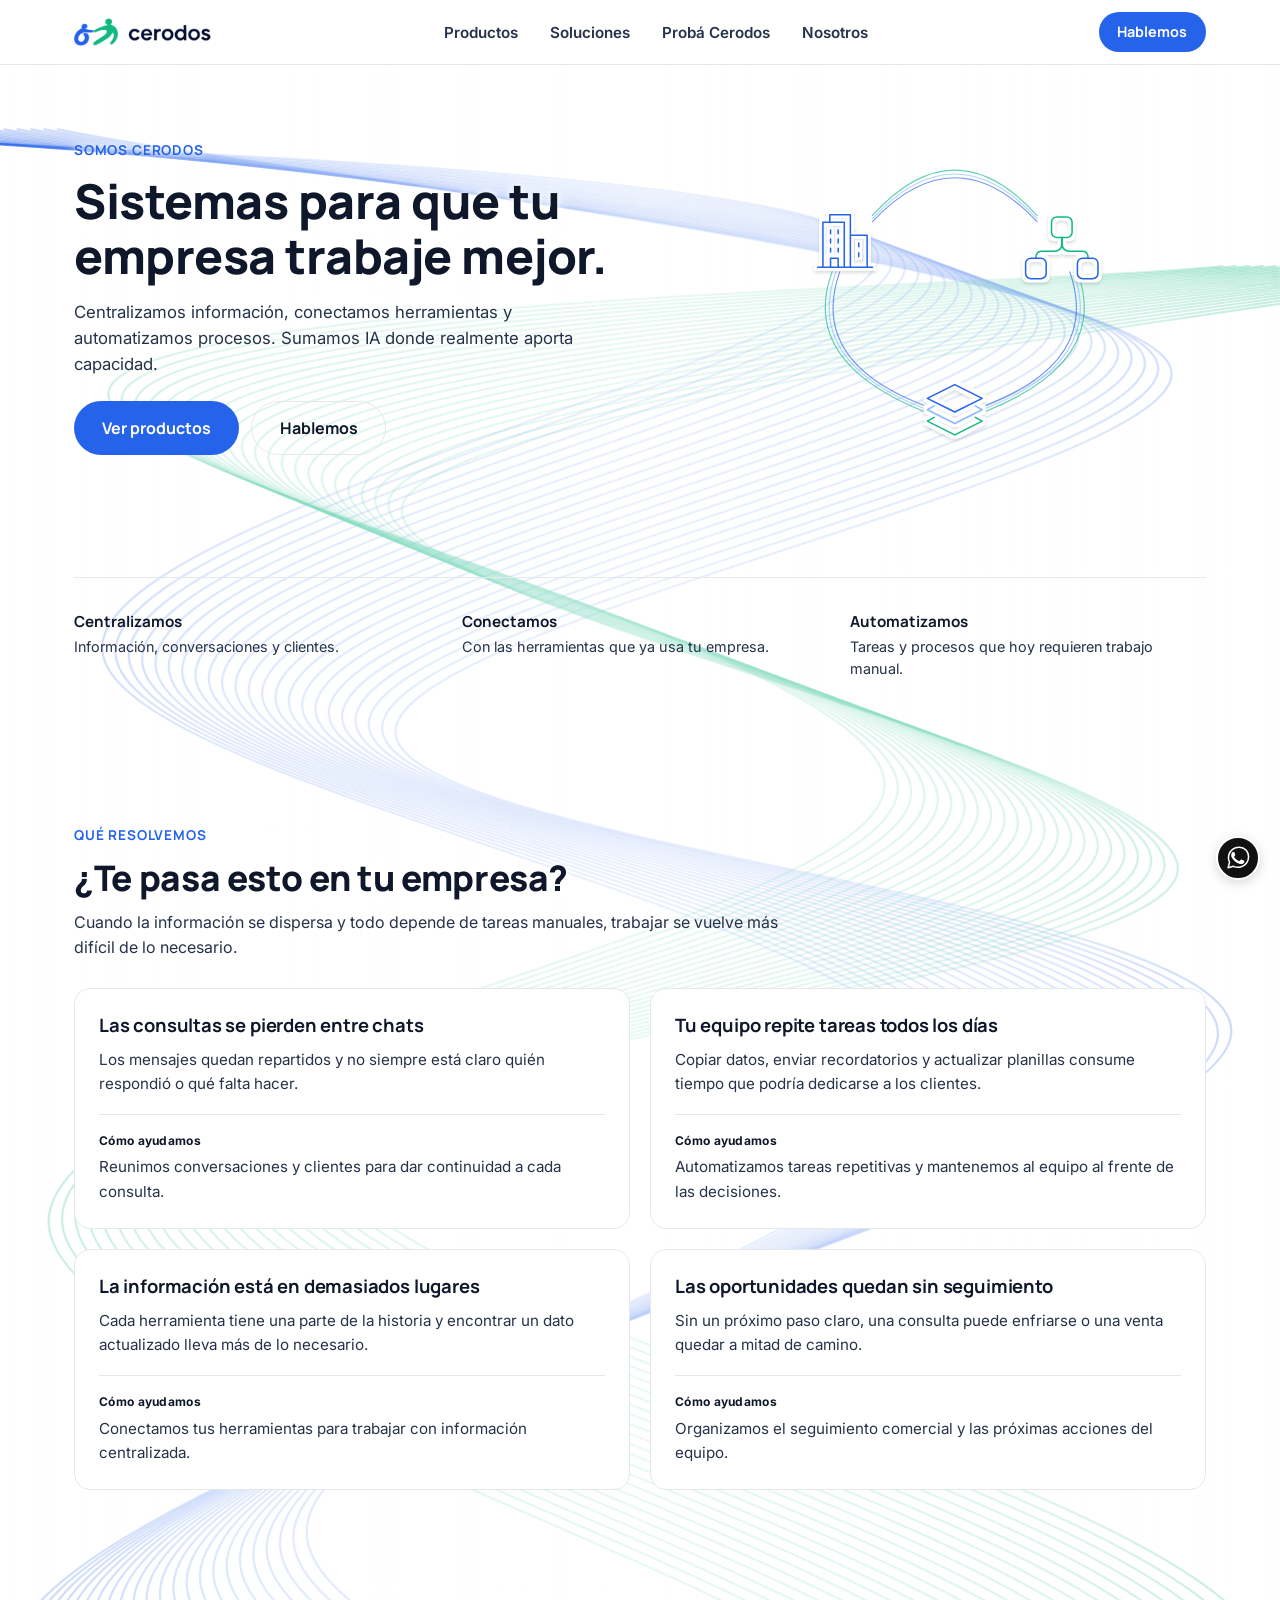
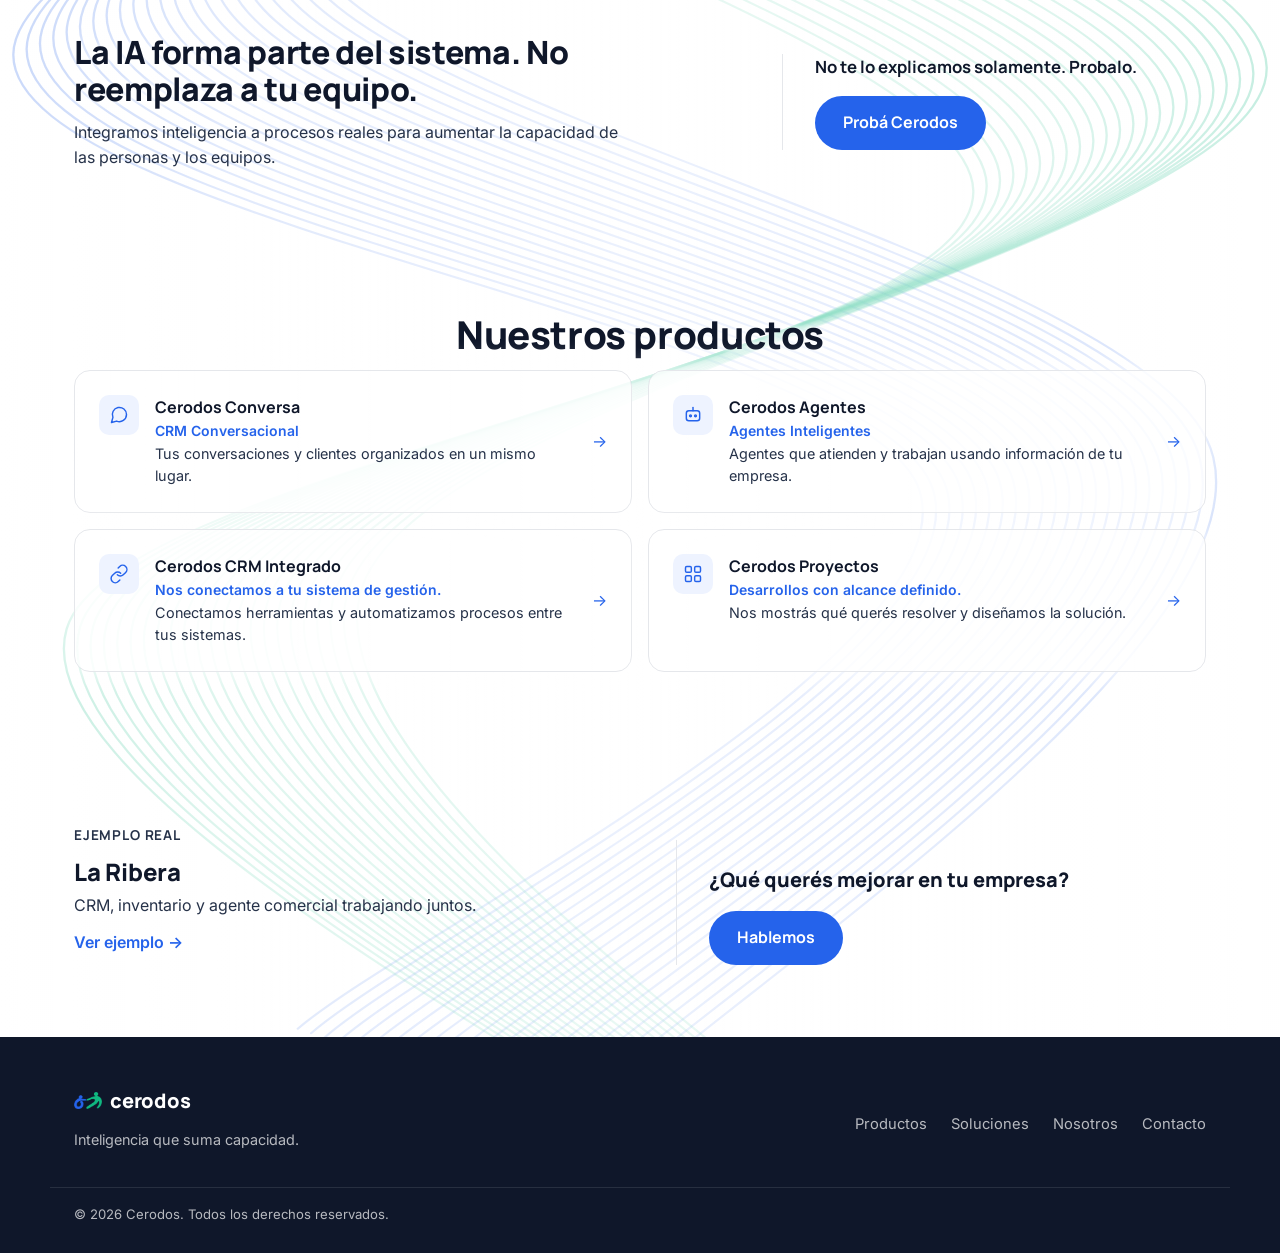
<file: index.html>
<!DOCTYPE html>
<html lang="es">
<head>
  <meta charset="UTF-8" />
  <meta name="viewport" content="width=device-width, initial-scale=1.0" />
  <title>Cerodos — Sistemas para que tu empresa trabaje mejor</title>
  <meta name="description" content="Centralizamos información, conectamos herramientas y automatizamos procesos para pymes. CRM conversacional, agentes inteligentes e integración con tu sistema de gestión." />

  <!-- Tipografías de marca: Manrope (títulos) e Inter (texto/interfaz) -->
  <link rel="preconnect" href="https://fonts.googleapis.com" />
  <link rel="preconnect" href="https://fonts.gstatic.com" crossorigin />
  <link href="https://fonts.googleapis.com/css2?family=Manrope:wght@500;600;700;800&amp;family=Inter:wght@400;500;600;700&amp;display=swap" rel="stylesheet" />

  <link rel="icon" href="assets/logo/cerodos-favicon-16.png" type="image/png" sizes="16x16" />
  <link rel="icon" href="assets/logo/cerodos-favicon-32.png" type="image/png" sizes="32x32" />
  <link rel="icon" href="assets/logo/cerodos-favicon-64.png" type="image/png" sizes="64x64" />
  <link rel="stylesheet" href="assets/css/cerodos.css" />

<link rel="stylesheet" href="assets/css/fondos-v08.css" />
<style>main#main{--fondo-v08:url('../fondos-v12/home.svg')}</style>
<link rel="stylesheet" href="assets/css/logo-pincelada-v13.css">
<link rel="stylesheet" href="assets/css/whatsapp.css">
<script defer src="assets/js/whatsapp-config.js"></script>
<script defer src="assets/js/whatsapp.js"></script>
<link rel="stylesheet" href="assets/css/home-circular-v17.css">
<script defer src="assets/js/home-circular-v17.js"></script>
<link rel="stylesheet" href="assets/css/home-problems-v22.css">
</head>
<body>

  <!-- ============ INTRO DE MARCA (overlay temporal) ============
       Overlay superpuesto, fuera del flujo del documento: no suma altura, no
       necesita scroll y no intercepta toques (pointer-events: none desde el
       primer frame). Se reproduce en cada carga de la Home y se desvanece
       solo, por animación CSS: no tiene una línea de JavaScript, así que si
       el JS falla o está desactivado la intro desaparece igual y la Home
       queda usable. Decorativo, por eso aria-hidden.
       Solo existe en la Home: ninguna página interna lo incluye.
       Para eliminarlo alcanza con borrar este <section> y el bloque
       "INTRO DE MARCA" al final de assets/css/cerodos.css. -->
  <section class="brand-intro" id="intro" aria-hidden="true">
    <div class="brand-intro__inner">
      <img
        class="brand-intro__isotipo"
        src="assets/logo/cerodos-isotipo-caja-205x130.png"
        alt=""
        width="205"
        height="130"
      />
      <img
        class="brand-intro__wordmark"
        src="assets/logo/manual-extract-wordmark.png"
        alt=""
        width="196"
        height="43"
      />
      <p class="brand-intro__claim">Inteligencia que suma capacidad.</p>
    </div>
  </section>

  <a class="skip-link" href="#main">Saltar al contenido principal</a>

  <!-- ============ HEADER (compartido — ver _partials.html) ============ -->
  <header class="site-header" id="top">
    <div class="container site-header__inner">
      <a class="brand" href="index.html" aria-label="Cerodos — inicio">
        <img class="brand__isotipo" src="assets/logo/cerodos-isotipo-caja-205x130.png" alt="" width="205" height="130" />
        <img class="brand__wordmark" src="assets/logo/manual-extract-wordmark-dark.png" alt="" width="117" height="27" />
      </a>

      <nav class="main-nav" id="main-nav" aria-label="Navegación principal">
        <ul class="main-nav__list">
          <li><a href="productos/index.html">Productos</a></li>
          <li><a href="soluciones/index.html">Soluciones</a></li>
          <li><a href="probar-cerodos/index.html">Probá Cerodos</a></li>
          <li><a href="nosotros/index.html">Nosotros</a></li>
        </ul>
      </nav>

      <div class="site-header__actions">
        <a class="btn btn--primary btn--sm" href="#whatsapp" data-whatsapp>Hablemos</a>
        <button
          class="nav-toggle"
          id="nav-toggle"
          type="button"
          aria-expanded="false"
          aria-controls="mobile-nav"
          aria-label="Abrir menú de navegación"
        >
          <span class="nav-toggle__bar"></span>
          <span class="nav-toggle__bar"></span>
          <span class="nav-toggle__bar"></span>
        </button>
      </div>
    </div>

    <!-- Menú móvil -->
    <div class="mobile-nav" id="mobile-nav" data-state="closed">
      <ul class="mobile-nav__list">
          <li><a href="productos/index.html">Productos</a></li>
          <li><a href="soluciones/index.html">Soluciones</a></li>
          <li><a href="probar-cerodos/index.html">Probá Cerodos</a></li>
          <li><a href="nosotros/index.html">Nosotros</a></li>
          <li><a class="btn btn--primary btn--lg" href="#whatsapp" data-whatsapp>Hablemos</a></li>
      </ul>
    </div>
  </header>


  <main id="main">
    <!-- ============ 1. HERO (incluye la franja de capacidades) ============ -->
    <section class="section-block home-hero" aria-labelledby="hero-title">
      <div class="container home-hero__inner">
        <div class="home-hero__copy" data-reveal>
          <p class="eyebrow">Somos Cerodos</p>
          <h1 id="hero-title">Sistemas para que tu empresa trabaje mejor.</h1>
          <p class="home-hero__text">
            Centralizamos información, conectamos herramientas y automatizamos
            procesos. Sumamos IA donde realmente aporta capacidad.
          </p>
          <div class="home-hero__actions">
            <a class="btn btn--primary btn--lg" href="productos/index.html">Ver productos</a>
            <a class="btn btn--ghost btn--lg" href="#whatsapp" data-whatsapp>Hablemos</a>
          </div>
        </div>

        <!-- Visual conceptual de ecosistema. Solo desktop: en mobile el texto
             es lo primero y lo único. No usa lenguaje de chat. -->
        <div class="home-hero__visual" aria-hidden="true"><div class="cerodos-orbit-stage"><svg class="cerodos-orbit" xmlns="http://www.w3.org/2000/svg" viewBox="0 0 600 420" fill="none" stroke-linecap="round" stroke-linejoin="round" aria-hidden="true"><defs><filter id="orbit-white-contour" x="-45%" y="-45%" width="190%" height="190%" color-interpolation-filters="sRGB"><feMorphology in="SourceAlpha" operator="dilate" radius="4" result="expanded"/><feFlood flood-color="white" result="white"/><feComposite in="white" in2="expanded" operator="in" result="outline"/><feGaussianBlur in="expanded" stdDeviation="2" result="soft"/><feOffset in="soft" dy="2" result="offset"/><feFlood flood-color="#0f172a" flood-opacity=".14" result="shade"/><feComposite in="shade" in2="offset" operator="in" result="shadow"/><feMerge><feMergeNode in="shadow"/><feMergeNode in="outline"/><feMergeNode in="SourceGraphic"/></feMerge></filter></defs><g stroke-width="1.5" opacity=".65"><path class="orbit-link" pathLength="1" stroke="#2563eb" d="M 192 111 Q 300 -4 408 111"/><path class="orbit-link" pathLength="1" stroke="#2563eb" d="M 451 177 Q 492 294 341 352"/><path class="orbit-link" pathLength="1" stroke="#2563eb" d="M 259 352 Q 108 294 149 177"/><path class="orbit-link" pathLength="1" stroke="#88baff" d="M 192 107 Q 300 -10 408 107"/><path class="orbit-link" pathLength="1" stroke="#88baff" d="M 456 177 Q 498 294 341 356"/><path class="orbit-link" pathLength="1" stroke="#88baff" d="M 259 356 Q 102 294 144 177"/><path class="orbit-link" pathLength="1" stroke="#10b981" d="M 192 103 Q 300 -16 408 103"/><path class="orbit-link" pathLength="1" stroke="#10b981" d="M 461 177 Q 504 294 341 360"/><path class="orbit-link" pathLength="1" stroke="#10b981" d="M 259 360 Q 96 294 139 177"/></g><g class="orbit-item orbit-company" filter="url(#orbit-white-contour)" stroke="#2563eb" stroke-width="2"><path d="M120 171h72M127 171V112h28v59M136 112V102h27v69M163 129h22v42"/><path d="M137 122v5m10-5v5m-10 7v5m10-5v5m-10 7v5m10-5v5m27-12v5m0 8v5M137 171v-12h10v12"/></g><g class="orbit-item orbit-process" filter="url(#orbit-white-contour)" stroke-width="2"><rect x="427" y="105" width="27" height="27" rx="7" stroke="#10b981"/><path d="M440.5 132v9q0 9-12 9h-15q-7 0-7 9m34.5-27v9q0 9 12 9h15q7 0 7 9" stroke="#10b981"/><rect x="393" y="159" width="27" height="27" rx="7" stroke="#2563eb"/><rect x="461" y="159" width="27" height="27" rx="7" stroke="#2563eb"/></g><g class="orbit-item orbit-data" filter="url(#orbit-white-contour)" stroke-width="2"><path d="m300 325 36 18-36 18-36-18Z" stroke="#2563eb"/><path d="m273 353-9 5 36 18 36-18-9-5" stroke="#88baff"/><path d="m273 368-9 5 36 18 36-18-9-5" stroke="#10b981"/></g></svg></div></div>

        <!-- Franja de capacidades: vive dentro del hero, no es una sección
             aparte. En mobile son tres filas compactas debajo de los CTAs;
             desde 860px pasa a tres columnas al pie del hero. -->
        <ul class="hero-caps" data-reveal data-reveal-delay="1">
          <li class="hero-caps__item">
            <strong>Centralizamos</strong>
            <span>Información, conversaciones y clientes.</span>
          </li>
          <li class="hero-caps__item">
            <strong>Conectamos</strong>
            <span>Con las herramientas que ya usa tu empresa.</span>
          </li>
          <li class="hero-caps__item">
            <strong>Automatizamos</strong>
            <span>Tareas y procesos que hoy requieren trabajo manual.</span>
          </li>
        </ul>
      </div>
    </section>

    <!-- Problemas cotidianos: entre capacidades del Hero y diferencial IA. -->
    <section class="section-block home-problems" aria-labelledby="problems-title">
      <div class="container">
        <div class="home-problems__intro">
          <p class="eyebrow">Qué resolvemos</p>
          <h2 id="problems-title">¿Te pasa esto en tu empresa?</h2>
          <p>Cuando la información se dispersa y todo depende de tareas manuales, trabajar se vuelve más difícil de lo necesario.</p>
        </div>
        <div class="home-problems__grid">
          <article class="home-problem"><h3>Las consultas se pierden entre chats</h3><p>Los mensajes quedan repartidos y no siempre está claro quién respondió o qué falta hacer.</p><p class="home-problem__solution"><span>Cómo ayudamos</span>Reunimos conversaciones y clientes para dar continuidad a cada consulta.</p></article>
          <article class="home-problem"><h3>Tu equipo repite tareas todos los días</h3><p>Copiar datos, enviar recordatorios y actualizar planillas consume tiempo que podría dedicarse a los clientes.</p><p class="home-problem__solution"><span>Cómo ayudamos</span>Automatizamos tareas repetitivas y mantenemos al equipo al frente de las decisiones.</p></article>
          <article class="home-problem"><h3>La información está en demasiados lugares</h3><p>Cada herramienta tiene una parte de la historia y encontrar un dato actualizado lleva más de lo necesario.</p><p class="home-problem__solution"><span>Cómo ayudamos</span>Conectamos tus herramientas para trabajar con información centralizada.</p></article>
          <article class="home-problem"><h3>Las oportunidades quedan sin seguimiento</h3><p>Sin un próximo paso claro, una consulta puede enfriarse o una venta quedar a mitad de camino.</p><p class="home-problem__solution"><span>Cómo ayudamos</span>Organizamos el seguimiento comercial y las próximas acciones del equipo.</p></article>
        </div>
      </div>
    </section>

    <!-- ============ 2. DIFERENCIAL + PROBÁ CERODOS ============ -->
    <section class="section-block edge" aria-labelledby="edge-title">
      <div class="container edge__inner">
        <div class="edge__copy" data-reveal>
          <h2 id="edge-title">La IA forma parte del sistema. No reemplaza a tu equipo.</h2>
          <p>
            Integramos inteligencia a procesos reales para aumentar la capacidad
            de las personas y los equipos.
          </p>
        </div>
        <div class="edge__try" data-reveal data-reveal-delay="1">
          <p class="edge__try-text">No te lo explicamos solamente. Probalo.</p>
          <a class="btn btn--primary btn--lg" href="probar-cerodos/index.html">Probá Cerodos</a>
        </div>
      </div>
    </section>

    <!-- ============ 3. PRODUCTOS ============ -->
    <section class="section-block products-home" id="productos" aria-labelledby="products-title">
      <div class="container">
        <h2 id="products-title" class="section-title" data-reveal>Nuestros productos</h2>
        <div class="product-rows">
          <a class="product-row" href="productos/conversa.html" data-reveal>
            <span class="product-row__icon" aria-hidden="true"><svg viewBox="0 0 24 24" fill="none" stroke="currentColor" stroke-width="1.75" stroke-linecap="round" stroke-linejoin="round"><path d="M21 11.5a8.5 8.5 0 0 1-11.8 7.8L3 21l1.7-6.2A8.5 8.5 0 1 1 21 11.5Z"/></svg></span>
            <span class="product-row__body">
              <span class="product-row__name">Cerodos Conversa</span>
              <span class="product-row__sub">CRM Conversacional</span>
              <span class="product-row__text">Tus conversaciones y clientes organizados en un mismo lugar.</span>
            </span>
            <span class="product-row__arrow" aria-hidden="true">&rarr;</span>
          </a>
          <a class="product-row" href="productos/agentes.html" data-reveal data-reveal-delay="1">
            <span class="product-row__icon" aria-hidden="true"><svg viewBox="0 0 24 24" fill="none" stroke="currentColor" stroke-width="1.75" stroke-linecap="round" stroke-linejoin="round"><rect x="4" y="7" width="16" height="12" rx="3"/><path d="M12 3v4"/><circle cx="9" cy="13" r="1.1"/><circle cx="15" cy="13" r="1.1"/></svg></span>
            <span class="product-row__body">
              <span class="product-row__name">Cerodos Agentes</span>
              <span class="product-row__sub">Agentes Inteligentes</span>
              <span class="product-row__text">Agentes que atienden y trabajan usando información de tu empresa.</span>
            </span>
            <span class="product-row__arrow" aria-hidden="true">&rarr;</span>
          </a>
          <a class="product-row" href="productos/crm-integrado.html" data-reveal data-reveal-delay="2">
            <span class="product-row__icon" aria-hidden="true"><svg viewBox="0 0 24 24" fill="none" stroke="currentColor" stroke-width="1.75" stroke-linecap="round" stroke-linejoin="round"><path d="M10 13a5 5 0 0 0 7.1 0l2.9-2.9a5 5 0 0 0-7.1-7.1L11 4.9"/><path d="M14 11a5 5 0 0 0-7.1 0L4 13.9a5 5 0 0 0 7.1 7.1L13 19.1"/></svg></span>
            <span class="product-row__body">
              <span class="product-row__name">Cerodos CRM Integrado</span>
              <span class="product-row__sub">Nos conectamos a tu sistema de gestión.</span>
              <span class="product-row__text">Conectamos herramientas y automatizamos procesos entre tus sistemas.</span>
            </span>
            <span class="product-row__arrow" aria-hidden="true">&rarr;</span>
          </a>
          <a class="product-row" href="productos/proyectos.html" data-reveal data-reveal-delay="3">
            <span class="product-row__icon" aria-hidden="true"><svg viewBox="0 0 24 24" fill="none" stroke="currentColor" stroke-width="1.75" stroke-linecap="round" stroke-linejoin="round"><rect x="3" y="3" width="7" height="7" rx="1.5"/><rect x="14" y="3" width="7" height="7" rx="1.5"/><rect x="3" y="14" width="7" height="7" rx="1.5"/><rect x="14" y="14" width="7" height="7" rx="1.5"/></svg></span>
            <span class="product-row__body">
              <span class="product-row__name">Cerodos Proyectos</span>
              <span class="product-row__sub">Desarrollos con alcance definido.</span>
              <span class="product-row__text">Nos mostrás qué querés resolver y diseñamos la solución.</span>
            </span>
            <span class="product-row__arrow" aria-hidden="true">&rarr;</span>
          </a>
        </div>
      </div>
    </section>

    <!-- ============ 4. EJEMPLO REAL + CIERRE ============ -->
    <section class="section-block closing" aria-labelledby="closing-title">
      <div class="container closing__inner">
        <div class="closing__case" data-reveal>
          <p class="eyebrow">Ejemplo real</p>
          <h2 id="closing-title">La Ribera</h2>
          <p>CRM, inventario y agente comercial trabajando juntos.</p>
          <a class="text-link" href="casos/la-ribera.html">Ver ejemplo<span aria-hidden="true"> &rarr;</span></a>
        </div>
        <div class="closing__cta" data-reveal data-reveal-delay="1">
          <p class="closing__question">¿Qué querés mejorar en tu empresa?</p>
          <a class="btn btn--primary btn--lg" href="#whatsapp" data-whatsapp>Hablemos</a>
        </div>
      </div>
    </section>
  </main>


  <!-- ============ FOOTER (compartido — ver _partials.html) ============ -->
  <footer class="site-footer">
    <div class="container site-footer__inner">
      <div class="site-footer__brand">
        <a class="brand" href="index.html" aria-label="Cerodos — inicio">
          <span class="brand__mark" aria-hidden="true"></span>
          <span class="brand__word">cerodos</span>
        </a>
        <p>Inteligencia que suma capacidad.</p>
      </div>

      <nav class="site-footer__links" aria-label="Enlaces del pie">
        <a href="productos/index.html">Productos</a>
        <a href="soluciones/index.html">Soluciones</a>
        <a href="nosotros/index.html">Nosotros</a>
        <a href="contacto/index.html">Contacto</a>
      </nav>
    </div>
    <div class="container site-footer__legal">
      <p>&copy; <span id="year"></span> Cerodos. Todos los derechos reservados.</p>
    </div>
  </footer>

  <script src="assets/js/cerodos.js"></script>
<a class="wa-floating" href="#whatsapp" data-whatsapp aria-label="Hablemos por WhatsApp" title="Hablemos por WhatsApp"><svg viewBox="0 0 32 32" width="32" height="32" aria-hidden="true" focusable="false"><path fill="none" stroke="currentColor" stroke-width="2" stroke-linejoin="round" d="M26.7 5.3a14 14 0 0 0-22 16.6L2.8 29l7.3-1.9A14 14 0 0 0 26.7 5.3Z"/><path fill="currentColor" d="M11.3 8.7c-.3-.7-.6-.7-.9-.7h-.8c-.3 0-.8.1-1.2.6-.4.5-1.5 1.5-1.5 3.6s1.5 4.1 1.7 4.4c.2.3 3 4.7 7.4 6.4 3.7 1.5 4.4 1.2 5.2 1.1.8-.1 2.6-1.1 3-2.1.4-1 .4-1.9.3-2.1-.1-.2-.4-.3-.9-.5l-3-1.4c-.4-.2-.7-.3-1 .2-.3.5-1.1 1.4-1.4 1.7-.3.3-.5.3-1 .1-.5-.2-2-.7-3.7-2.3-1.4-1.2-2.3-2.7-2.5-3.2-.3-.5 0-.7.2-.9l.7-.8c.2-.3.3-.5.4-.8.2-.3.1-.6 0-.8l-1.1-2.5Z"/></svg></a>
</body>
</html>
</file>
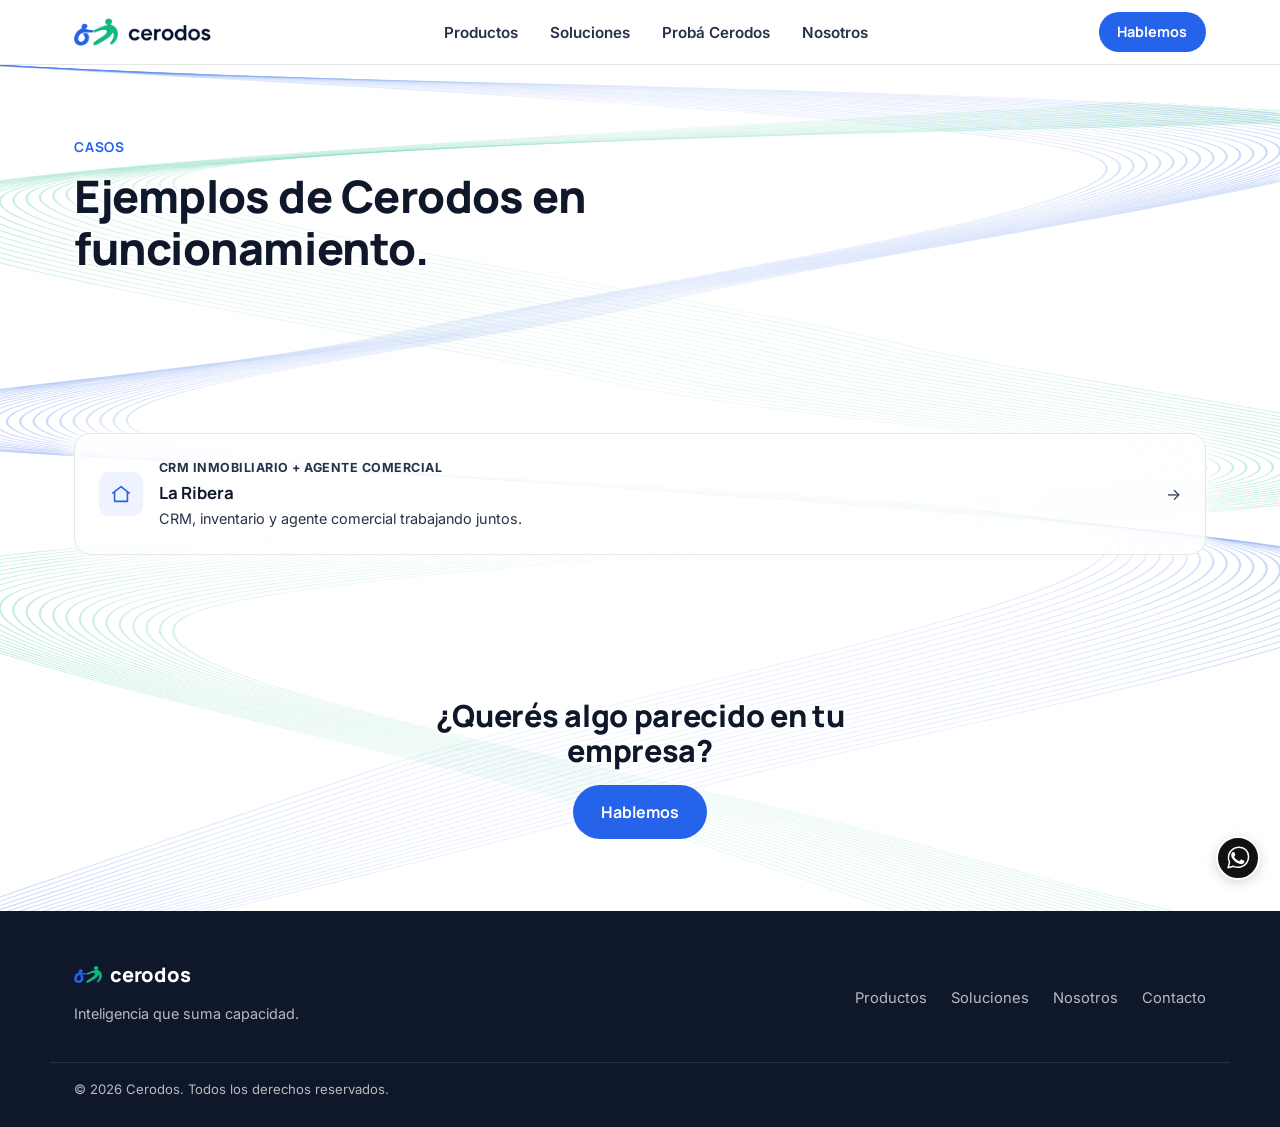
<file: casos/index.html>
<!DOCTYPE html>
<html lang="es">
<head>
  <meta charset="UTF-8" />
  <meta name="viewport" content="width=device-width, initial-scale=1.0" />
  <title>Casos — Cerodos</title>
  <meta name="description" content="Ejemplos de Cerodos en funcionamiento. Por ahora: La Ribera, con CRM inmobiliario y agente comercial." />

  <!-- Tipografías de marca: Manrope (títulos) e Inter (texto/interfaz) -->
  <link rel="preconnect" href="https://fonts.googleapis.com" />
  <link rel="preconnect" href="https://fonts.gstatic.com" crossorigin />
  <link href="https://fonts.googleapis.com/css2?family=Manrope:wght@500;600;700;800&amp;family=Inter:wght@400;500;600;700&amp;display=swap" rel="stylesheet" />

  <link rel="icon" href="../assets/logo/cerodos-favicon-16.png" type="image/png" sizes="16x16" />
  <link rel="icon" href="../assets/logo/cerodos-favicon-32.png" type="image/png" sizes="32x32" />
  <link rel="icon" href="../assets/logo/cerodos-favicon-64.png" type="image/png" sizes="64x64" />
  <link rel="stylesheet" href="../assets/css/cerodos.css" />

<link rel="stylesheet" href="../assets/css/fondos-v08.css" />
<style>main#main{--fondo-v08:url('../fondos-v12/casos.svg')}</style>
<link rel="stylesheet" href="../assets/css/whatsapp.css">
<script defer src="../assets/js/whatsapp-config.js"></script>
<script defer src="../assets/js/whatsapp.js"></script>
</head>
<body>
  <a class="skip-link" href="#main">Saltar al contenido principal</a>

  <!-- ============ HEADER (compartido — ver _partials.html) ============ -->
  <header class="site-header" id="top">
    <div class="container site-header__inner">
      <a class="brand" href="../index.html" aria-label="Cerodos — inicio">
        <img class="brand__isotipo" src="../assets/logo/cerodos-isotipo-caja-205x130.png" alt="" width="205" height="130" />
        <img class="brand__wordmark" src="../assets/logo/manual-extract-wordmark-dark.png" alt="" width="117" height="27" />
      </a>

      <nav class="main-nav" id="main-nav" aria-label="Navegación principal">
        <ul class="main-nav__list">
          <li><a href="../productos/index.html">Productos</a></li>
          <li><a href="../soluciones/index.html">Soluciones</a></li>
          <li><a href="../probar-cerodos/index.html">Probá Cerodos</a></li>
          <li><a href="../nosotros/index.html">Nosotros</a></li>
        </ul>
      </nav>

      <div class="site-header__actions">
        <a class="btn btn--primary btn--sm" href="#whatsapp" data-whatsapp>Hablemos</a>
        <button
          class="nav-toggle"
          id="nav-toggle"
          type="button"
          aria-expanded="false"
          aria-controls="mobile-nav"
          aria-label="Abrir menú de navegación"
        >
          <span class="nav-toggle__bar"></span>
          <span class="nav-toggle__bar"></span>
          <span class="nav-toggle__bar"></span>
        </button>
      </div>
    </div>

    <!-- Menú móvil -->
    <div class="mobile-nav" id="mobile-nav" data-state="closed">
      <ul class="mobile-nav__list">
          <li><a href="../productos/index.html">Productos</a></li>
          <li><a href="../soluciones/index.html">Soluciones</a></li>
          <li><a href="../probar-cerodos/index.html">Probá Cerodos</a></li>
          <li><a href="../nosotros/index.html">Nosotros</a></li>
          <li><a class="btn btn--primary btn--lg" href="#whatsapp" data-whatsapp>Hablemos</a></li>
      </ul>
    </div>
  </header>


  <main id="main">
    <!-- ============ HERO DE PÁGINA ============ -->
    <section class="section-block page-hero" aria-labelledby="page-title">
      <div class="container">
        <p class="eyebrow" data-reveal>Casos</p>
        <h1 id="page-title" data-reveal>Ejemplos de Cerodos en funcionamiento.</h1>
      </div>
    </section>

    <section class="section-block" aria-labelledby="casos-title">
      <div class="container">
        <h2 id="casos-title" class="visually-hidden">Listado de casos</h2>
        <a class="industry-card" href="../casos/la-ribera.html" data-reveal>
          <span class="industry-card__icon" aria-hidden="true"><svg viewBox="0 0 24 24" fill="none" stroke="currentColor" stroke-width="1.75" stroke-linecap="round" stroke-linejoin="round"><path d="M3 11 12 4l9 7"/><path d="M5 10v10h14V10"/></svg></span>
          <span class="industry-card__body">
            <span class="industry-card__eyebrow">CRM inmobiliario + agente comercial</span>
            <span class="industry-card__name">La Ribera</span>
            <span class="industry-card__text">CRM, inventario y agente comercial trabajando juntos.</span>
          </span>
          <span class="industry-card__arrow" aria-hidden="true">&rarr;</span>
        </a>
      </div>
    </section>

    <!-- ============ CTA ============ -->
    <section class="section-block cta-band" aria-labelledby="cta-title">
      <div class="container cta-band__inner" data-reveal>
        <h2 id="cta-title">¿Querés algo parecido en tu empresa?</h2>
        <div class="cta-band__actions">
          <a class="btn btn--primary btn--lg" href="#whatsapp" data-whatsapp>Hablemos</a>
        </div>
      </div>
    </section>
  </main>


  <!-- ============ FOOTER (compartido — ver _partials.html) ============ -->
  <footer class="site-footer">
    <div class="container site-footer__inner">
      <div class="site-footer__brand">
        <a class="brand" href="../index.html" aria-label="Cerodos — inicio">
          <span class="brand__mark" aria-hidden="true"></span>
          <span class="brand__word">cerodos</span>
        </a>
        <p>Inteligencia que suma capacidad.</p>
      </div>

      <nav class="site-footer__links" aria-label="Enlaces del pie">
        <a href="../productos/index.html">Productos</a>
        <a href="../soluciones/index.html">Soluciones</a>
        <a href="../nosotros/index.html">Nosotros</a>
        <a href="../contacto/index.html">Contacto</a>
      </nav>
    </div>
    <div class="container site-footer__legal">
      <p>&copy; <span id="year"></span> Cerodos. Todos los derechos reservados.</p>
    </div>
  </footer>

  <script src="../assets/js/cerodos.js"></script>
<a class="wa-floating" href="#whatsapp" data-whatsapp aria-label="Hablemos por WhatsApp" title="Hablemos por WhatsApp"><svg viewBox="0 0 32 32" width="32" height="32" aria-hidden="true" focusable="false"><path fill="none" stroke="currentColor" stroke-width="2" stroke-linejoin="round" d="M26.7 5.3a14 14 0 0 0-22 16.6L2.8 29l7.3-1.9A14 14 0 0 0 26.7 5.3Z"/><path fill="currentColor" d="M11.3 8.7c-.3-.7-.6-.7-.9-.7h-.8c-.3 0-.8.1-1.2.6-.4.5-1.5 1.5-1.5 3.6s1.5 4.1 1.7 4.4c.2.3 3 4.7 7.4 6.4 3.7 1.5 4.4 1.2 5.2 1.1.8-.1 2.6-1.1 3-2.1.4-1 .4-1.9.3-2.1-.1-.2-.4-.3-.9-.5l-3-1.4c-.4-.2-.7-.3-1 .2-.3.5-1.1 1.4-1.4 1.7-.3.3-.5.3-1 .1-.5-.2-2-.7-3.7-2.3-1.4-1.2-2.3-2.7-2.5-3.2-.3-.5 0-.7.2-.9l.7-.8c.2-.3.3-.5.4-.8.2-.3.1-.6 0-.8l-1.1-2.5Z"/></svg></a>
</body>
</html>
</file>
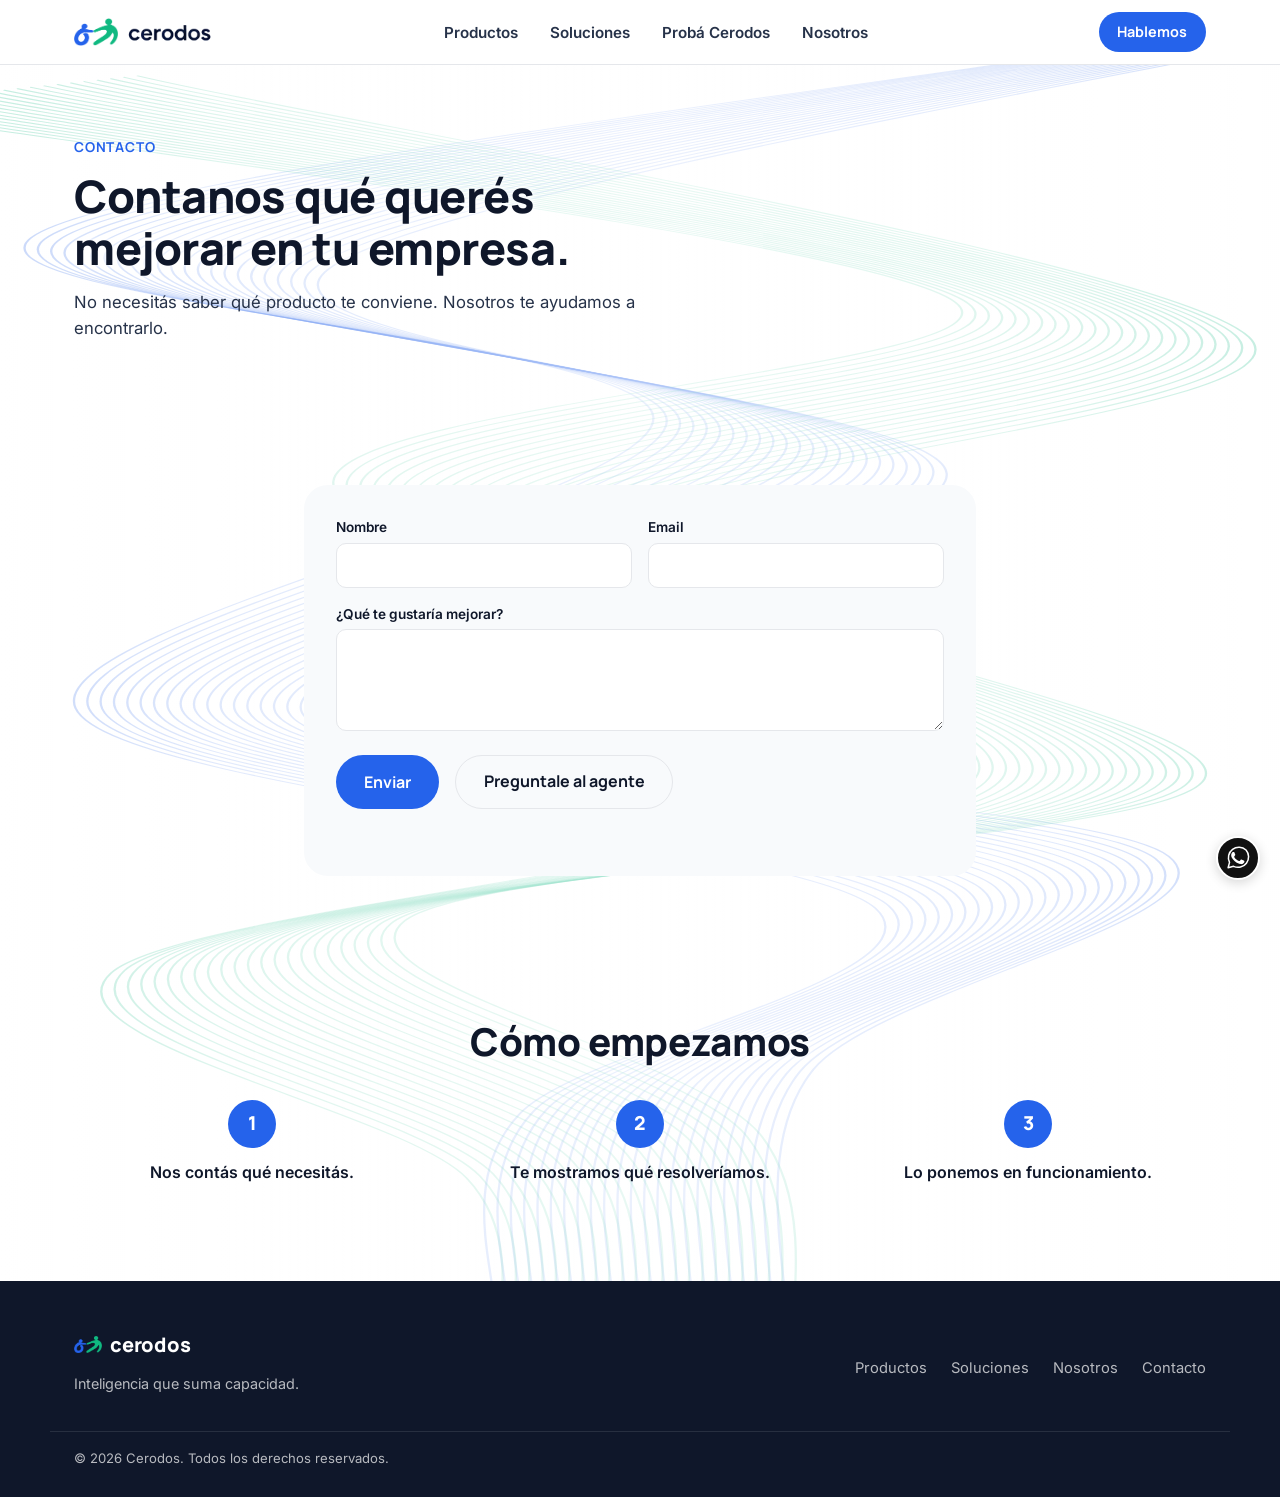
<file: contacto/index.html>
<!DOCTYPE html>
<html lang="es">
<head>
  <meta charset="UTF-8" />
  <meta name="viewport" content="width=device-width, initial-scale=1.0" />
  <title>Contacto — Cerodos</title>
  <meta name="description" content="Contanos qué querés mejorar en tu empresa. Te mostramos qué resolveríamos y cómo lo pondríamos en funcionamiento." />

  <!-- Tipografías de marca: Manrope (títulos) e Inter (texto/interfaz) -->
  <link rel="preconnect" href="https://fonts.googleapis.com" />
  <link rel="preconnect" href="https://fonts.gstatic.com" crossorigin />
  <link href="https://fonts.googleapis.com/css2?family=Manrope:wght@500;600;700;800&amp;family=Inter:wght@400;500;600;700&amp;display=swap" rel="stylesheet" />

  <link rel="icon" href="../assets/logo/cerodos-favicon-16.png" type="image/png" sizes="16x16" />
  <link rel="icon" href="../assets/logo/cerodos-favicon-32.png" type="image/png" sizes="32x32" />
  <link rel="icon" href="../assets/logo/cerodos-favicon-64.png" type="image/png" sizes="64x64" />
  <link rel="stylesheet" href="../assets/css/cerodos.css" />

<link rel="stylesheet" href="../assets/css/fondos-v08.css" />
<style>main#main{--fondo-v08:url('../fondos-v12/contacto.svg')}</style>
<link rel="stylesheet" href="../assets/css/whatsapp.css">
<script defer src="../assets/js/whatsapp-config.js"></script>
<script defer src="../assets/js/whatsapp.js"></script>
</head>
<body>
  <a class="skip-link" href="#main">Saltar al contenido principal</a>

  <!-- ============ HEADER (compartido — ver _partials.html) ============ -->
  <header class="site-header" id="top">
    <div class="container site-header__inner">
      <a class="brand" href="../index.html" aria-label="Cerodos — inicio">
        <img class="brand__isotipo" src="../assets/logo/cerodos-isotipo-caja-205x130.png" alt="" width="205" height="130" />
        <img class="brand__wordmark" src="../assets/logo/manual-extract-wordmark-dark.png" alt="" width="117" height="27" />
      </a>

      <nav class="main-nav" id="main-nav" aria-label="Navegación principal">
        <ul class="main-nav__list">
          <li><a href="../productos/index.html">Productos</a></li>
          <li><a href="../soluciones/index.html">Soluciones</a></li>
          <li><a href="../probar-cerodos/index.html">Probá Cerodos</a></li>
          <li><a href="../nosotros/index.html">Nosotros</a></li>
        </ul>
      </nav>

      <div class="site-header__actions">
        <a class="btn btn--primary btn--sm" href="#whatsapp" data-whatsapp>Hablemos</a>
        <button
          class="nav-toggle"
          id="nav-toggle"
          type="button"
          aria-expanded="false"
          aria-controls="mobile-nav"
          aria-label="Abrir menú de navegación"
        >
          <span class="nav-toggle__bar"></span>
          <span class="nav-toggle__bar"></span>
          <span class="nav-toggle__bar"></span>
        </button>
      </div>
    </div>

    <!-- Menú móvil -->
    <div class="mobile-nav" id="mobile-nav" data-state="closed">
      <ul class="mobile-nav__list">
          <li><a href="../productos/index.html">Productos</a></li>
          <li><a href="../soluciones/index.html">Soluciones</a></li>
          <li><a href="../probar-cerodos/index.html">Probá Cerodos</a></li>
          <li><a href="../nosotros/index.html">Nosotros</a></li>
          <li><a class="btn btn--primary btn--lg" href="#whatsapp" data-whatsapp>Hablemos</a></li>
      </ul>
    </div>
  </header>


  <main id="main">
    <!-- ============ HERO DE PÁGINA ============ -->
    <section class="section-block page-hero" aria-labelledby="page-title">
      <div class="container">
        <p class="eyebrow" data-reveal>Contacto</p>
        <h1 id="page-title" data-reveal>Contanos qué querés mejorar en tu empresa.</h1>
        <p class="page-hero__lead">No necesitás saber qué producto te conviene. Nosotros te ayudamos a encontrarlo.</p>
      </div>
    </section>

    <section class="section-block" id="contacto" aria-labelledby="form-title">
      <div class="container narrow">
        <h2 id="form-title" class="visually-hidden">Formulario de contacto</h2>
        <form class="final-cta__form" id="contact-form" novalidate data-reveal>
          <div class="field">
            <label for="contact-name">Nombre</label>
            <input id="contact-name" name="name" type="text" autocomplete="name" required />
          </div>
          <div class="field">
            <label for="contact-email">Email</label>
            <input id="contact-email" name="email" type="email" autocomplete="email" required />
          </div>
          <div class="field field--full">
            <label for="contact-message">¿Qué te gustaría mejorar?</label>
            <textarea id="contact-message" name="message" rows="4"></textarea>
          </div>
          <div class="final-cta__actions">
            <button class="btn btn--primary btn--lg" type="submit">Enviar</button>
            <a class="btn btn--ghost btn--lg" href="../probar-cerodos/index.html">Preguntale al agente</a>
          </div>
          <p class="form-note" id="form-note" role="status" aria-live="polite"></p>
        </form>
      </div>
    </section>

    <!-- ============ CÓMO EMPEZAMOS (movido desde la Home) ============ -->
    <section class="section-block steps" id="como-empezamos" aria-labelledby="steps-title">
      <div class="container">
        <h2 id="steps-title" class="section-title" data-reveal>Cómo empezamos</h2>
        <ol class="steps__list">
          <li class="steps__item" data-reveal>
            <span class="steps__number">1</span>
            <p>Nos contás qué necesitás.</p>
          </li>
          <li class="steps__item" data-reveal data-reveal-delay="1">
            <span class="steps__number">2</span>
            <p>Te mostramos qué resolveríamos.</p>
          </li>
          <li class="steps__item" data-reveal data-reveal-delay="2">
            <span class="steps__number">3</span>
            <p>Lo ponemos en funcionamiento.</p>
          </li>
        </ol>
      </div>
    </section>
  </main>


  <!-- ============ FOOTER (compartido — ver _partials.html) ============ -->
  <footer class="site-footer">
    <div class="container site-footer__inner">
      <div class="site-footer__brand">
        <a class="brand" href="../index.html" aria-label="Cerodos — inicio">
          <span class="brand__mark" aria-hidden="true"></span>
          <span class="brand__word">cerodos</span>
        </a>
        <p>Inteligencia que suma capacidad.</p>
      </div>

      <nav class="site-footer__links" aria-label="Enlaces del pie">
        <a href="../productos/index.html">Productos</a>
        <a href="../soluciones/index.html">Soluciones</a>
        <a href="../nosotros/index.html">Nosotros</a>
        <a href="../contacto/index.html">Contacto</a>
      </nav>
    </div>
    <div class="container site-footer__legal">
      <p>&copy; <span id="year"></span> Cerodos. Todos los derechos reservados.</p>
    </div>
  </footer>

  <script src="../assets/js/cerodos.js"></script>
<a class="wa-floating" href="#whatsapp" data-whatsapp aria-label="Hablemos por WhatsApp" title="Hablemos por WhatsApp"><svg viewBox="0 0 32 32" width="32" height="32" aria-hidden="true" focusable="false"><path fill="none" stroke="currentColor" stroke-width="2" stroke-linejoin="round" d="M26.7 5.3a14 14 0 0 0-22 16.6L2.8 29l7.3-1.9A14 14 0 0 0 26.7 5.3Z"/><path fill="currentColor" d="M11.3 8.7c-.3-.7-.6-.7-.9-.7h-.8c-.3 0-.8.1-1.2.6-.4.5-1.5 1.5-1.5 3.6s1.5 4.1 1.7 4.4c.2.3 3 4.7 7.4 6.4 3.7 1.5 4.4 1.2 5.2 1.1.8-.1 2.6-1.1 3-2.1.4-1 .4-1.9.3-2.1-.1-.2-.4-.3-.9-.5l-3-1.4c-.4-.2-.7-.3-1 .2-.3.5-1.1 1.4-1.4 1.7-.3.3-.5.3-1 .1-.5-.2-2-.7-3.7-2.3-1.4-1.2-2.3-2.7-2.5-3.2-.3-.5 0-.7.2-.9l.7-.8c.2-.3.3-.5.4-.8.2-.3.1-.6 0-.8l-1.1-2.5Z"/></svg></a>
</body>
</html>
</file>
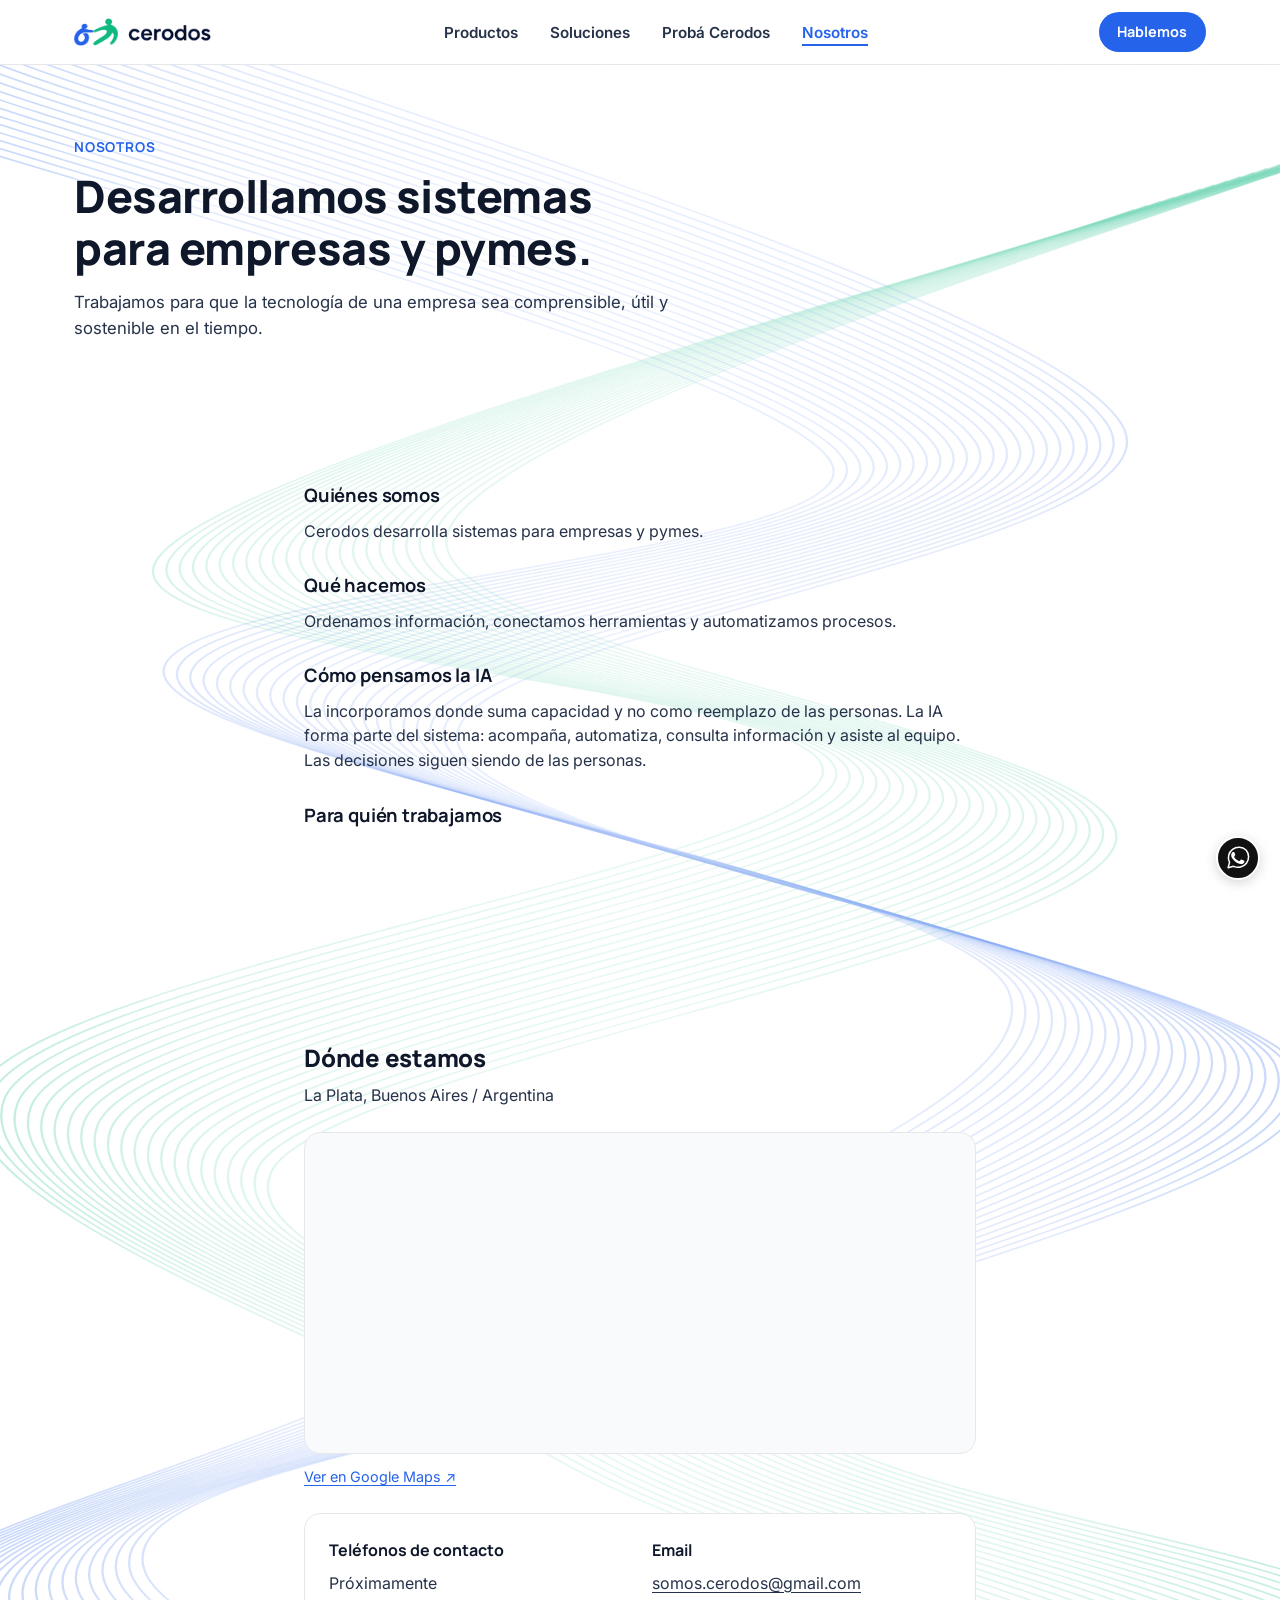
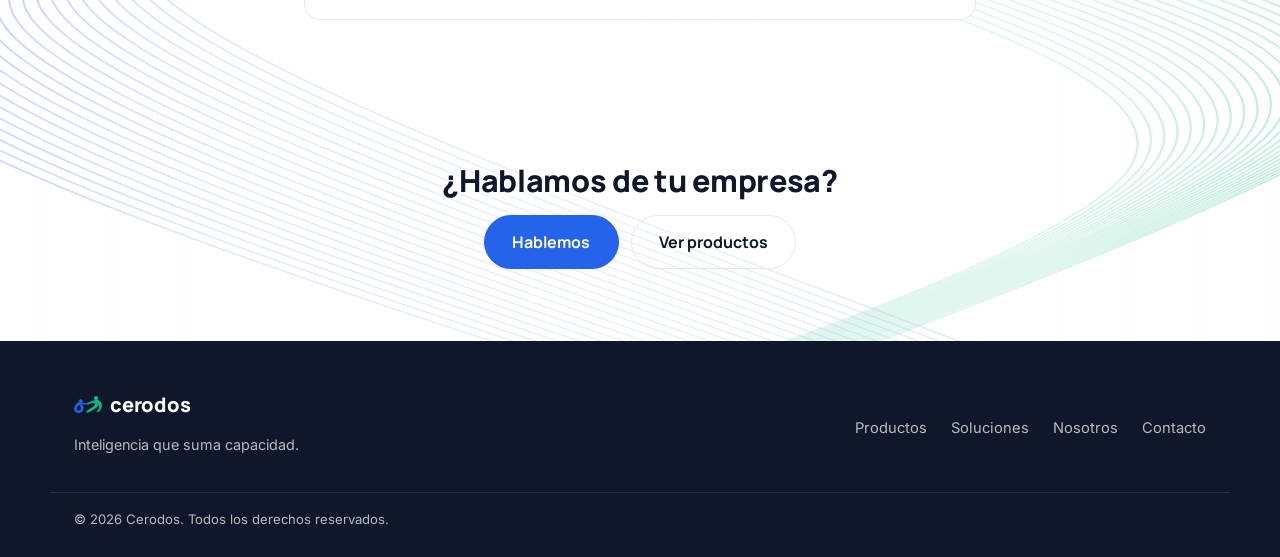
<file: nosotros/index.html>
<!DOCTYPE html>
<html lang="es">
<head>
  <meta charset="UTF-8" />
  <meta name="viewport" content="width=device-width, initial-scale=1.0" />
  <title>Nosotros — Cerodos</title>
  <meta name="description" content="Cerodos desarrolla sistemas para empresas y pymes: ordenamos información, conectamos herramientas y automatizamos procesos, sumando IA donde aporta capacidad." />

  <!-- Tipografías de marca: Manrope (títulos) e Inter (texto/interfaz) -->
  <link rel="preconnect" href="https://fonts.googleapis.com" />
  <link rel="preconnect" href="https://fonts.gstatic.com" crossorigin />
  <link href="https://fonts.googleapis.com/css2?family=Manrope:wght@500;600;700;800&amp;family=Inter:wght@400;500;600;700&amp;display=swap" rel="stylesheet" />

  <link rel="icon" href="../assets/logo/cerodos-favicon-16.png" type="image/png" sizes="16x16" />
  <link rel="icon" href="../assets/logo/cerodos-favicon-32.png" type="image/png" sizes="32x32" />
  <link rel="icon" href="../assets/logo/cerodos-favicon-64.png" type="image/png" sizes="64x64" />
  <link rel="stylesheet" href="../assets/css/cerodos.css" />

<link rel="stylesheet" href="../assets/css/fondos-v08.css" />
<style>main#main{--fondo-v08:url('../fondos-v12/nosotros.svg')}</style>
<link rel="stylesheet" href="../assets/css/whatsapp.css">
<script defer src="../assets/js/whatsapp-config.js"></script>
<script defer src="../assets/js/whatsapp.js"></script>
<link rel="stylesheet" href="../assets/css/nosotros-contacto-v15.css">
</head>
<body>
  <a class="skip-link" href="#main">Saltar al contenido principal</a>

  <!-- ============ HEADER (compartido — ver _partials.html) ============ -->
  <header class="site-header" id="top">
    <div class="container site-header__inner">
      <a class="brand" href="../index.html" aria-label="Cerodos — inicio">
        <img class="brand__isotipo" src="../assets/logo/cerodos-isotipo-caja-205x130.png" alt="" width="205" height="130" />
        <img class="brand__wordmark" src="../assets/logo/manual-extract-wordmark-dark.png" alt="" width="117" height="27" />
      </a>

      <nav class="main-nav" id="main-nav" aria-label="Navegación principal">
        <ul class="main-nav__list">
          <li><a href="../productos/index.html">Productos</a></li>
          <li><a href="../soluciones/index.html">Soluciones</a></li>
          <li><a href="../probar-cerodos/index.html">Probá Cerodos</a></li>
          <li><a href="../nosotros/index.html" aria-current="page">Nosotros</a></li>
        </ul>
      </nav>

      <div class="site-header__actions">
        <a class="btn btn--primary btn--sm" href="#whatsapp" data-whatsapp>Hablemos</a>
        <button
          class="nav-toggle"
          id="nav-toggle"
          type="button"
          aria-expanded="false"
          aria-controls="mobile-nav"
          aria-label="Abrir menú de navegación"
        >
          <span class="nav-toggle__bar"></span>
          <span class="nav-toggle__bar"></span>
          <span class="nav-toggle__bar"></span>
        </button>
      </div>
    </div>

    <!-- Menú móvil -->
    <div class="mobile-nav" id="mobile-nav" data-state="closed">
      <ul class="mobile-nav__list">
          <li><a href="../productos/index.html">Productos</a></li>
          <li><a href="../soluciones/index.html">Soluciones</a></li>
          <li><a href="../probar-cerodos/index.html">Probá Cerodos</a></li>
          <li><a href="../nosotros/index.html" aria-current="page">Nosotros</a></li>
          <li><a class="btn btn--primary btn--lg" href="#whatsapp" data-whatsapp>Hablemos</a></li>
      </ul>
    </div>
  </header>


  <main id="main">
    <!-- ============ HERO DE PÁGINA ============ -->
    <section class="section-block page-hero" aria-labelledby="page-title">
      <div class="container">
        <p class="eyebrow" data-reveal>Nosotros</p>
        <h1 id="page-title" data-reveal>Desarrollamos sistemas para empresas y pymes.</h1>
        <p class="page-hero__lead">Trabajamos para que la tecnología de una empresa sea comprensible, útil y sostenible en el tiempo.</p>
      </div>
    </section>

    <section class="section-block" aria-labelledby="about-title">
      <div class="container narrow">
        <h2 id="about-title" class="visually-hidden">Sobre Cerodos</h2>
        <div class="prose">
          <h3 data-reveal>Quiénes somos</h3>
          <p data-reveal>Cerodos desarrolla sistemas para empresas y pymes.</p>

          <h3 data-reveal>Qué hacemos</h3>
          <p data-reveal>
            Ordenamos información, conectamos herramientas y automatizamos procesos.
          </p>

          <h3 data-reveal>Cómo pensamos la IA</h3>
          <p data-reveal>
            La incorporamos donde suma capacidad y no como reemplazo de las personas.
            La IA forma parte del sistema: acompaña, automatiza, consulta información
            y asiste al equipo. Las decisiones siguen siendo de las personas.
          </p>

          <h3 data-reveal>Para quién trabajamos</h3>
          <p data-reveal>
            Principalmente pymes que necesitan tecnología comprensible y útil, sin
            tener que volverse expertas para poder usarla.
          </p>
        </div>
      </div>
    </section>

    <section class="section-block about-location" aria-labelledby="location-title">
      <div class="container narrow">
        <h2 id="location-title">Dónde estamos</h2>
        <p class="about-location__address">La Plata, Buenos Aires / Argentina</p>
        <div class="about-location__map">
          <iframe title="Mapa de La Plata, Buenos Aires, Argentina" src="https://maps.google.com/maps?q=La%20Plata%2C%20Buenos%20Aires%2C%20Argentina&amp;z=12&amp;output=embed" width="720" height="320" loading="lazy" referrerpolicy="no-referrer-when-downgrade" allowfullscreen></iframe>
        </div>
        <a class="about-location__map-link" href="https://www.google.com/maps/search/?api=1&amp;query=La%20Plata%2C%20Buenos%20Aires%2C%20Argentina" target="_blank" rel="noopener noreferrer">Ver en Google Maps <span aria-hidden="true">↗</span></a>
        <dl class="about-location__contacts">
          <div><dt>Teléfonos de contacto</dt><dd><!-- Completar con números reales y enlaces tel: cuando estén disponibles. -->Próximamente</dd></div>
          <div><dt>Email</dt><dd><a href="mailto:somos.cerodos@gmail.com">somos.cerodos@gmail.com</a></dd></div>
        </dl>
      </div>
    </section>

    <!-- ============ CTA ============ -->
    <section class="section-block cta-band" aria-labelledby="cta-title">
      <div class="container cta-band__inner" data-reveal>
        <h2 id="cta-title">¿Hablamos de tu empresa?</h2>
        <div class="cta-band__actions">
          <a class="btn btn--primary btn--lg" href="#whatsapp" data-whatsapp>Hablemos</a>
          <a class="btn btn--ghost btn--lg" href="../productos/index.html">Ver productos</a>
        </div>
      </div>
    </section>
  </main>


  <!-- ============ FOOTER (compartido — ver _partials.html) ============ -->
  <footer class="site-footer">
    <div class="container site-footer__inner">
      <div class="site-footer__brand">
        <a class="brand" href="../index.html" aria-label="Cerodos — inicio">
          <span class="brand__mark" aria-hidden="true"></span>
          <span class="brand__word">cerodos</span>
        </a>
        <p>Inteligencia que suma capacidad.</p>
      </div>

      <nav class="site-footer__links" aria-label="Enlaces del pie">
        <a href="../productos/index.html">Productos</a>
        <a href="../soluciones/index.html">Soluciones</a>
        <a href="../nosotros/index.html">Nosotros</a>
        <a href="../contacto/index.html">Contacto</a>
      </nav>
    </div>
    <div class="container site-footer__legal">
      <p>&copy; <span id="year"></span> Cerodos. Todos los derechos reservados.</p>
    </div>
  </footer>

  <script src="../assets/js/cerodos.js"></script>
<a class="wa-floating" href="#whatsapp" data-whatsapp aria-label="Hablemos por WhatsApp" title="Hablemos por WhatsApp"><svg viewBox="0 0 32 32" width="32" height="32" aria-hidden="true" focusable="false"><path fill="none" stroke="currentColor" stroke-width="2" stroke-linejoin="round" d="M26.7 5.3a14 14 0 0 0-22 16.6L2.8 29l7.3-1.9A14 14 0 0 0 26.7 5.3Z"/><path fill="currentColor" d="M11.3 8.7c-.3-.7-.6-.7-.9-.7h-.8c-.3 0-.8.1-1.2.6-.4.5-1.5 1.5-1.5 3.6s1.5 4.1 1.7 4.4c.2.3 3 4.7 7.4 6.4 3.7 1.5 4.4 1.2 5.2 1.1.8-.1 2.6-1.1 3-2.1.4-1 .4-1.9.3-2.1-.1-.2-.4-.3-.9-.5l-3-1.4c-.4-.2-.7-.3-1 .2-.3.5-1.1 1.4-1.4 1.7-.3.3-.5.3-1 .1-.5-.2-2-.7-3.7-2.3-1.4-1.2-2.3-2.7-2.5-3.2-.3-.5 0-.7.2-.9l.7-.8c.2-.3.3-.5.4-.8.2-.3.1-.6 0-.8l-1.1-2.5Z"/></svg></a>
</body>
</html>
</file>
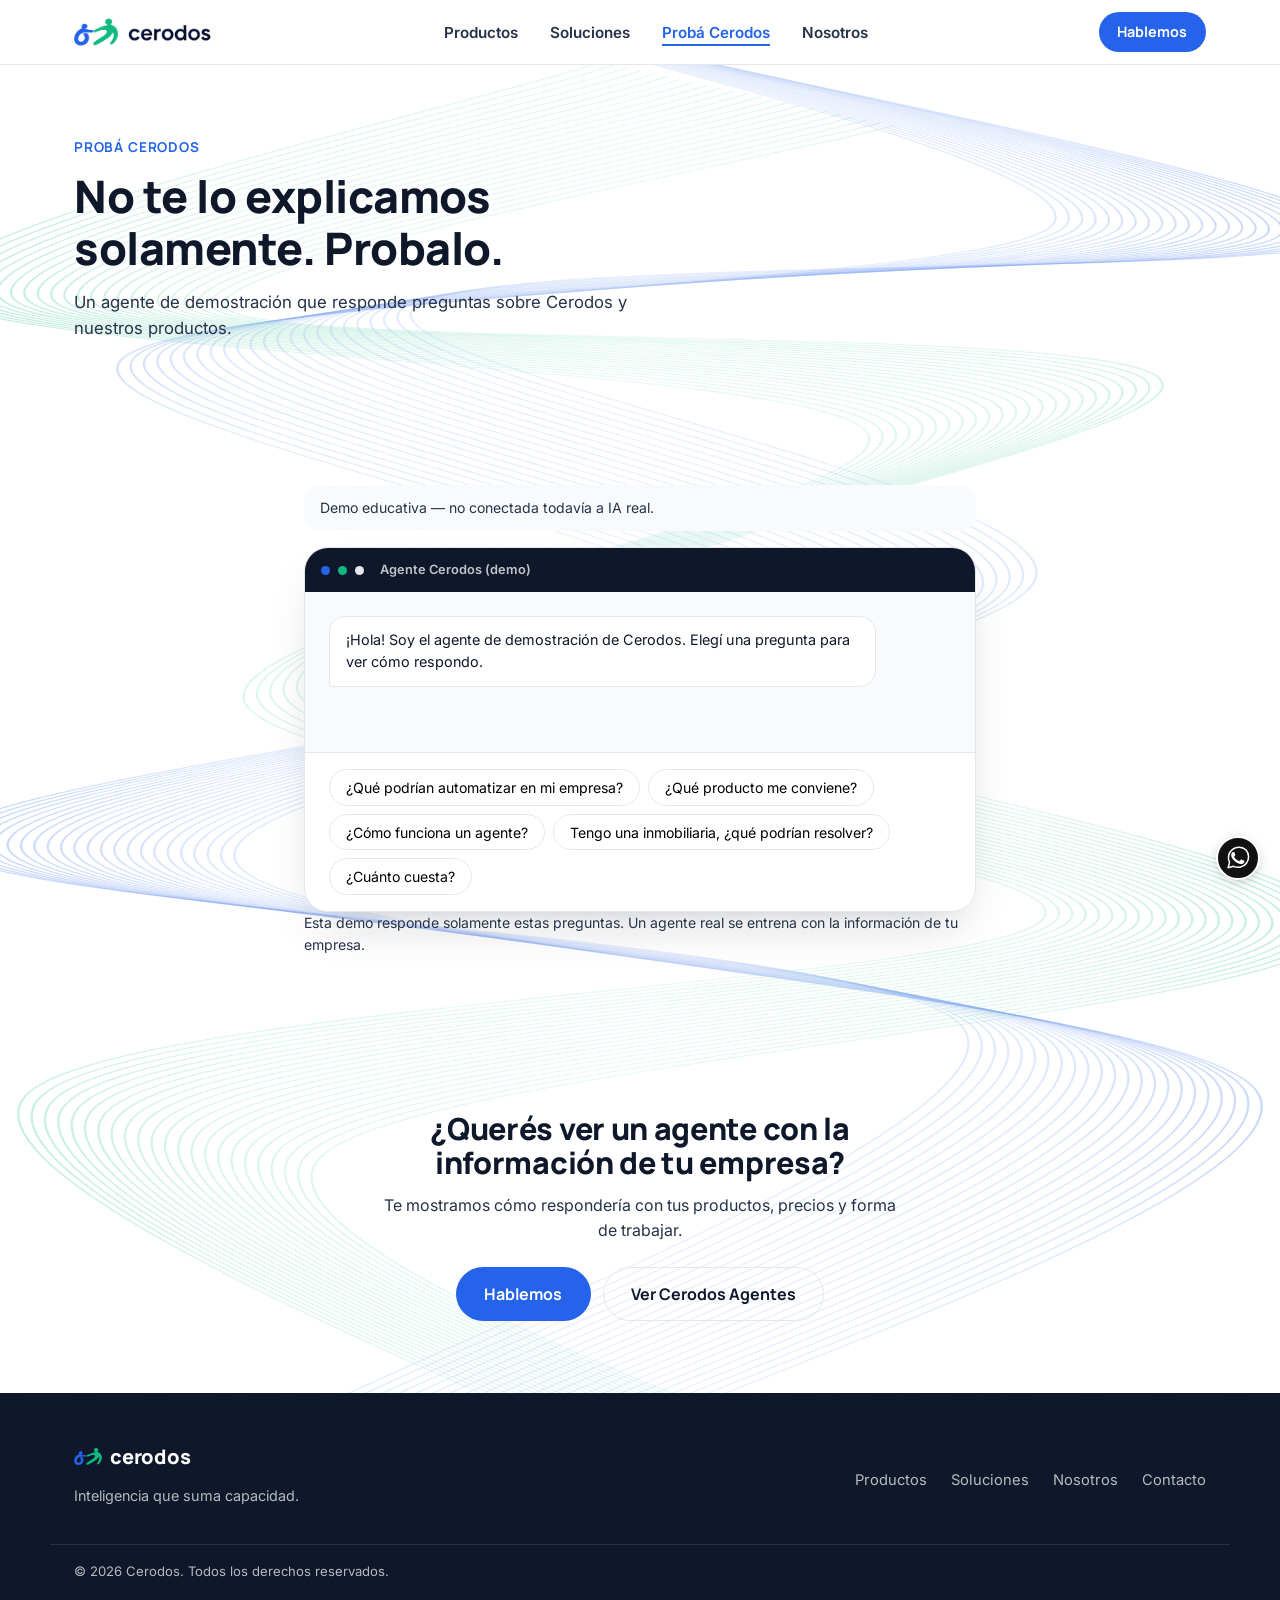
<file: probar-cerodos/index.html>
<!DOCTYPE html>
<html lang="es">
<head>
  <meta charset="UTF-8" />
  <meta name="viewport" content="width=device-width, initial-scale=1.0" />
  <title>Probá Cerodos — Demo del agente</title>
  <meta name="description" content="Demo educativa del agente de Cerodos: elegí una pregunta y mirá cómo responde. No está conectada todavía a IA real." />

  <!-- Tipografías de marca: Manrope (títulos) e Inter (texto/interfaz) -->
  <link rel="preconnect" href="https://fonts.googleapis.com" />
  <link rel="preconnect" href="https://fonts.gstatic.com" crossorigin />
  <link href="https://fonts.googleapis.com/css2?family=Manrope:wght@500;600;700;800&amp;family=Inter:wght@400;500;600;700&amp;display=swap" rel="stylesheet" />

  <link rel="icon" href="../assets/logo/cerodos-favicon-16.png" type="image/png" sizes="16x16" />
  <link rel="icon" href="../assets/logo/cerodos-favicon-32.png" type="image/png" sizes="32x32" />
  <link rel="icon" href="../assets/logo/cerodos-favicon-64.png" type="image/png" sizes="64x64" />
  <link rel="stylesheet" href="../assets/css/cerodos.css" />

<link rel="stylesheet" href="../assets/css/fondos-v08.css" />
<style>main#main{--fondo-v08:url('../fondos-v12/probar.svg')}</style>
<link rel="stylesheet" href="../assets/css/whatsapp.css">
<script defer src="../assets/js/whatsapp-config.js"></script>
<script defer src="../assets/js/whatsapp.js"></script>
</head>
<body>
  <a class="skip-link" href="#main">Saltar al contenido principal</a>

  <!-- ============ HEADER (compartido — ver _partials.html) ============ -->
  <header class="site-header" id="top">
    <div class="container site-header__inner">
      <a class="brand" href="../index.html" aria-label="Cerodos — inicio">
        <img class="brand__isotipo" src="../assets/logo/cerodos-isotipo-caja-205x130.png" alt="" width="205" height="130" />
        <img class="brand__wordmark" src="../assets/logo/manual-extract-wordmark-dark.png" alt="" width="117" height="27" />
      </a>

      <nav class="main-nav" id="main-nav" aria-label="Navegación principal">
        <ul class="main-nav__list">
          <li><a href="../productos/index.html">Productos</a></li>
          <li><a href="../soluciones/index.html">Soluciones</a></li>
          <li><a href="../probar-cerodos/index.html" aria-current="page">Probá Cerodos</a></li>
          <li><a href="../nosotros/index.html">Nosotros</a></li>
        </ul>
      </nav>

      <div class="site-header__actions">
        <a class="btn btn--primary btn--sm" href="#whatsapp" data-whatsapp>Hablemos</a>
        <button
          class="nav-toggle"
          id="nav-toggle"
          type="button"
          aria-expanded="false"
          aria-controls="mobile-nav"
          aria-label="Abrir menú de navegación"
        >
          <span class="nav-toggle__bar"></span>
          <span class="nav-toggle__bar"></span>
          <span class="nav-toggle__bar"></span>
        </button>
      </div>
    </div>

    <!-- Menú móvil -->
    <div class="mobile-nav" id="mobile-nav" data-state="closed">
      <ul class="mobile-nav__list">
          <li><a href="../productos/index.html">Productos</a></li>
          <li><a href="../soluciones/index.html">Soluciones</a></li>
          <li><a href="../probar-cerodos/index.html" aria-current="page">Probá Cerodos</a></li>
          <li><a href="../nosotros/index.html">Nosotros</a></li>
          <li><a class="btn btn--primary btn--lg" href="#whatsapp" data-whatsapp>Hablemos</a></li>
      </ul>
    </div>
  </header>


  <main id="main">
    <!-- ============ HERO DE PÁGINA ============ -->
    <section class="section-block section-block--flush-bottom page-hero" aria-labelledby="page-title">
      <div class="container">
        <p class="eyebrow" data-reveal>Probá Cerodos</p>
        <h1 id="page-title" data-reveal>No te lo explicamos solamente. Probalo.</h1>
        <p class="page-hero__lead">Un agente de demostración que responde preguntas sobre Cerodos y nuestros productos.</p>
      </div>
    </section>

    <!-- ============ DEMO DEL AGENTE ============
         Movida desde la Home. Sigue siendo front-end puro: las respuestas
         están definidas en assets/js/cerodos.js (módulo 4) y no hay ninguna
         IA real detrás.

         PREPARADO PARA EVOLUCIONAR (fase futura, todavía no autorizada):
         - selector de escenario por rubro (inmobiliario / comercio / servicios /
           B2B) sobre este mismo panel;
         - agente comercial propio de Cerodos;
         - conexión a un backend real.
         La estructura de abajo está aislada para poder crecer sin tocar el
         resto de la página. -->
    <section class="section-block section-block--flush-top" id="demo" aria-labelledby="demo-title">
      <div class="container narrow">
        <h2 id="demo-title" class="visually-hidden">Demo del agente</h2>
        <p class="note note--block" data-reveal>
          Demo educativa — no conectada todavía a IA real.
        </p>

        <div class="demo__panel" data-reveal data-reveal-delay="1">
          <div class="device-frame">
            <div class="device-frame__bar">
              <span class="dot dot--blue"></span><span class="dot dot--green"></span><span class="dot dot--gray"></span>
              <span class="device-frame__title">Agente Cerodos (demo)</span>
            </div>
            <div class="agent-demo">
              <div class="agent-demo__messages" id="agent-messages" role="log" aria-live="polite" aria-label="Conversación con el agente de demostración">
                <p class="mini-chat__bubble mini-chat__bubble--agent">
                  ¡Hola! Soy el agente de demostración de Cerodos. Elegí una pregunta para ver cómo respondo.
                </p>
              </div>
              <div class="agent-demo__suggestions" id="agent-suggestions">
                <button class="chip" type="button" data-question="automatizar">¿Qué podrían automatizar en mi empresa?</button>
                <button class="chip" type="button" data-question="producto">¿Qué producto me conviene?</button>
                <button class="chip" type="button" data-question="agente">¿Cómo funciona un agente?</button>
                <button class="chip" type="button" data-question="inmobiliaria">Tengo una inmobiliaria, ¿qué podrían resolver?</button>
                <button class="chip" type="button" data-question="precio">¿Cuánto cuesta?</button>
              </div>
            </div>
          </div>
        </div>

        <p class="note" data-reveal>
          Esta demo responde solamente estas preguntas. Un agente real se entrena
          con la información de tu empresa.
        </p>
      </div>
    </section>

    <!-- ============ CTA ============ -->
    <section class="section-block cta-band" aria-labelledby="cta-title">
      <div class="container cta-band__inner" data-reveal>
        <h2 id="cta-title">¿Querés ver un agente con la información de tu empresa?</h2>
        <p>Te mostramos cómo respondería con tus productos, precios y forma de trabajar.</p>
        <div class="cta-band__actions">
          <a class="btn btn--primary btn--lg" href="#whatsapp" data-whatsapp>Hablemos</a>
          <a class="btn btn--ghost btn--lg" href="../productos/agentes.html">Ver Cerodos Agentes</a>
        </div>
      </div>
    </section>
  </main>


  <!-- ============ FOOTER (compartido — ver _partials.html) ============ -->
  <footer class="site-footer">
    <div class="container site-footer__inner">
      <div class="site-footer__brand">
        <a class="brand" href="../index.html" aria-label="Cerodos — inicio">
          <span class="brand__mark" aria-hidden="true"></span>
          <span class="brand__word">cerodos</span>
        </a>
        <p>Inteligencia que suma capacidad.</p>
      </div>

      <nav class="site-footer__links" aria-label="Enlaces del pie">
        <a href="../productos/index.html">Productos</a>
        <a href="../soluciones/index.html">Soluciones</a>
        <a href="../nosotros/index.html">Nosotros</a>
        <a href="../contacto/index.html">Contacto</a>
      </nav>
    </div>
    <div class="container site-footer__legal">
      <p>&copy; <span id="year"></span> Cerodos. Todos los derechos reservados.</p>
    </div>
  </footer>

  <script src="../assets/js/cerodos.js"></script>
<a class="wa-floating" href="#whatsapp" data-whatsapp aria-label="Hablemos por WhatsApp" title="Hablemos por WhatsApp"><svg viewBox="0 0 32 32" width="32" height="32" aria-hidden="true" focusable="false"><path fill="none" stroke="currentColor" stroke-width="2" stroke-linejoin="round" d="M26.7 5.3a14 14 0 0 0-22 16.6L2.8 29l7.3-1.9A14 14 0 0 0 26.7 5.3Z"/><path fill="currentColor" d="M11.3 8.7c-.3-.7-.6-.7-.9-.7h-.8c-.3 0-.8.1-1.2.6-.4.5-1.5 1.5-1.5 3.6s1.5 4.1 1.7 4.4c.2.3 3 4.7 7.4 6.4 3.7 1.5 4.4 1.2 5.2 1.1.8-.1 2.6-1.1 3-2.1.4-1 .4-1.9.3-2.1-.1-.2-.4-.3-.9-.5l-3-1.4c-.4-.2-.7-.3-1 .2-.3.5-1.1 1.4-1.4 1.7-.3.3-.5.3-1 .1-.5-.2-2-.7-3.7-2.3-1.4-1.2-2.3-2.7-2.5-3.2-.3-.5 0-.7.2-.9l.7-.8c.2-.3.3-.5.4-.8.2-.3.1-.6 0-.8l-1.1-2.5Z"/></svg></a>
</body>
</html>
</file>
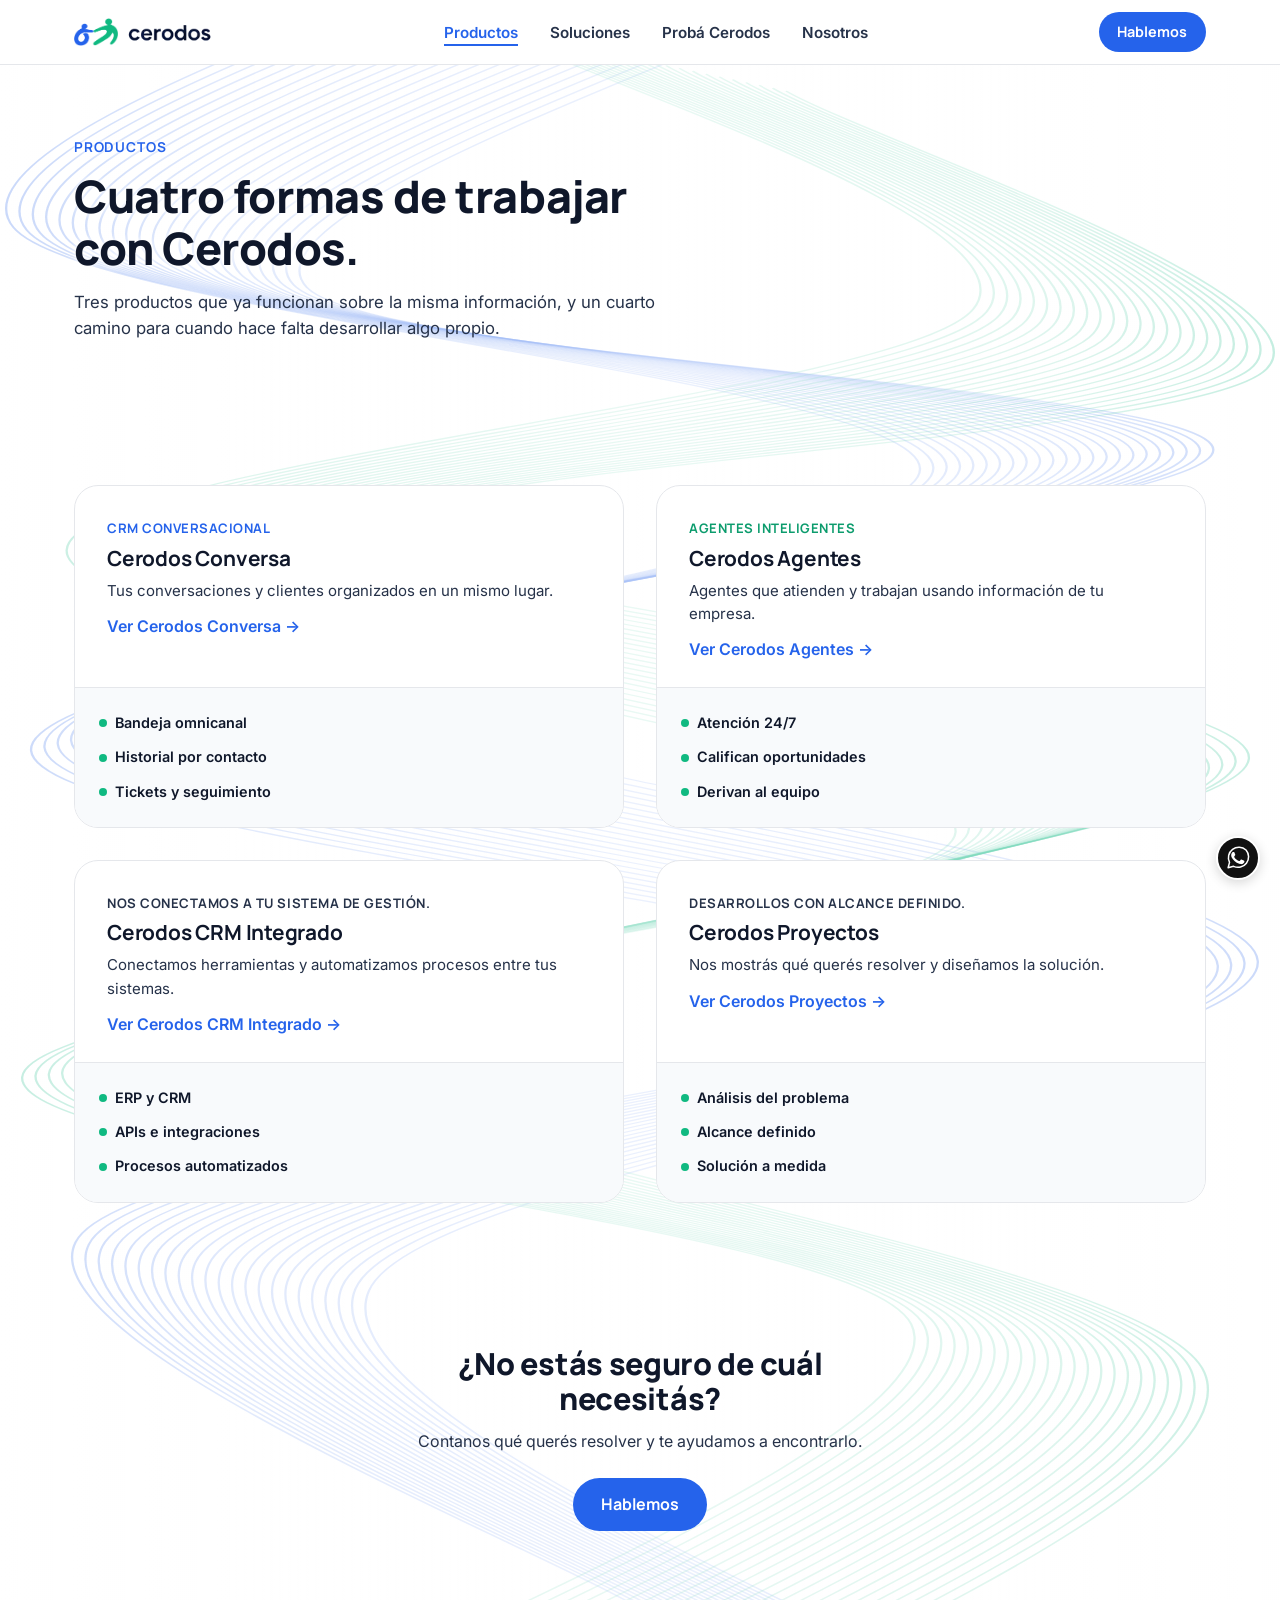
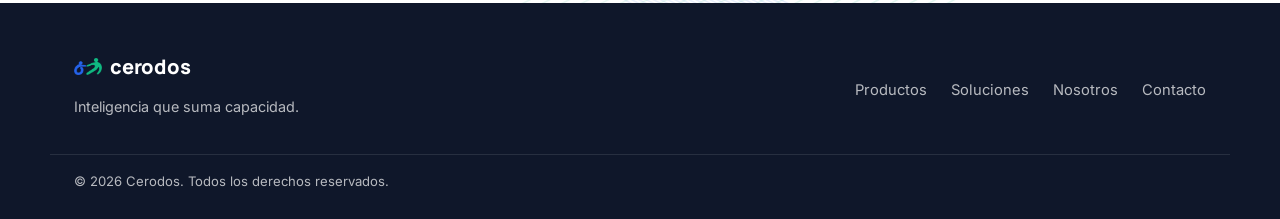
<file: productos/index.html>
<!DOCTYPE html>
<html lang="es">
<head>
  <meta charset="UTF-8" />
  <meta name="viewport" content="width=device-width, initial-scale=1.0" />
  <title>Productos — Cerodos</title>
  <meta name="description" content="Cerodos Conversa, Cerodos Agentes, Cerodos CRM Integrado y Cerodos Proyectos: cuatro formas de ordenar, conectar y automatizar el trabajo de tu empresa." />

  <!-- Tipografías de marca: Manrope (títulos) e Inter (texto/interfaz) -->
  <link rel="preconnect" href="https://fonts.googleapis.com" />
  <link rel="preconnect" href="https://fonts.gstatic.com" crossorigin />
  <link href="https://fonts.googleapis.com/css2?family=Manrope:wght@500;600;700;800&amp;family=Inter:wght@400;500;600;700&amp;display=swap" rel="stylesheet" />

  <link rel="icon" href="../assets/logo/cerodos-favicon-16.png" type="image/png" sizes="16x16" />
  <link rel="icon" href="../assets/logo/cerodos-favicon-32.png" type="image/png" sizes="32x32" />
  <link rel="icon" href="../assets/logo/cerodos-favicon-64.png" type="image/png" sizes="64x64" />
  <link rel="stylesheet" href="../assets/css/cerodos.css" />

<link rel="stylesheet" href="../assets/css/fondos-v08.css" />
<style>main#main{--fondo-v08:url('../fondos-v12/productos.svg')}</style>
<link rel="stylesheet" href="../assets/css/whatsapp.css">
<script defer src="../assets/js/whatsapp-config.js"></script>
<script defer src="../assets/js/whatsapp.js"></script>
</head>
<body>
  <a class="skip-link" href="#main">Saltar al contenido principal</a>

  <!-- ============ HEADER (compartido — ver _partials.html) ============ -->
  <header class="site-header" id="top">
    <div class="container site-header__inner">
      <a class="brand" href="../index.html" aria-label="Cerodos — inicio">
        <img class="brand__isotipo" src="../assets/logo/cerodos-isotipo-caja-205x130.png" alt="" width="205" height="130" />
        <img class="brand__wordmark" src="../assets/logo/manual-extract-wordmark-dark.png" alt="" width="117" height="27" />
      </a>

      <nav class="main-nav" id="main-nav" aria-label="Navegación principal">
        <ul class="main-nav__list">
          <li><a href="../productos/index.html" aria-current="page">Productos</a></li>
          <li><a href="../soluciones/index.html">Soluciones</a></li>
          <li><a href="../probar-cerodos/index.html">Probá Cerodos</a></li>
          <li><a href="../nosotros/index.html">Nosotros</a></li>
        </ul>
      </nav>

      <div class="site-header__actions">
        <a class="btn btn--primary btn--sm" href="#whatsapp" data-whatsapp>Hablemos</a>
        <button
          class="nav-toggle"
          id="nav-toggle"
          type="button"
          aria-expanded="false"
          aria-controls="mobile-nav"
          aria-label="Abrir menú de navegación"
        >
          <span class="nav-toggle__bar"></span>
          <span class="nav-toggle__bar"></span>
          <span class="nav-toggle__bar"></span>
        </button>
      </div>
    </div>

    <!-- Menú móvil -->
    <div class="mobile-nav" id="mobile-nav" data-state="closed">
      <ul class="mobile-nav__list">
          <li><a href="../productos/index.html" aria-current="page">Productos</a></li>
          <li><a href="../soluciones/index.html">Soluciones</a></li>
          <li><a href="../probar-cerodos/index.html">Probá Cerodos</a></li>
          <li><a href="../nosotros/index.html">Nosotros</a></li>
          <li><a class="btn btn--primary btn--lg" href="#whatsapp" data-whatsapp>Hablemos</a></li>
      </ul>
    </div>
  </header>


  <main id="main">
    <!-- ============ HERO DE PÁGINA ============ -->
    <section class="section-block page-hero" aria-labelledby="page-title">
      <div class="container">
        <p class="eyebrow" data-reveal>Productos</p>
        <h1 id="page-title" data-reveal>Cuatro formas de trabajar con Cerodos.</h1>
        <p class="page-hero__lead">Tres productos que ya funcionan sobre la misma información, y un cuarto camino para cuando hace falta desarrollar algo propio.</p>
      </div>
    </section>

    <section class="section-block" aria-labelledby="list-title">
      <div class="container">
        <h2 id="list-title" class="visually-hidden">Listado de productos</h2>
        <div class="products__grid products__grid--four">
          <article class="product-card product-card--blue" data-reveal>
            <div class="product-card__body">
              <p class="product-card__eyebrow">CRM Conversacional</p>
              <h3>Cerodos Conversa</h3>
              <p class="product-card__text">Tus conversaciones y clientes organizados en un mismo lugar.</p>
              <a class="text-link" href="../productos/conversa.html">Ver Cerodos Conversa<span aria-hidden="true"> &rarr;</span></a>
            </div>
            <div class="product-card__visual" aria-hidden="true">
              <div class="panel">
                <ul class="panel__list">
                  <li><span class="panel__dot"></span>Bandeja omnicanal</li>
                  <li><span class="panel__dot"></span>Historial por contacto</li>
                  <li><span class="panel__dot"></span>Tickets y seguimiento</li>
                </ul>
              </div>
            </div>
          </article>
          <article class="product-card product-card--green" data-reveal>
            <div class="product-card__body">
              <p class="product-card__eyebrow">Agentes Inteligentes</p>
              <h3>Cerodos Agentes</h3>
              <p class="product-card__text">Agentes que atienden y trabajan usando información de tu empresa.</p>
              <a class="text-link" href="../productos/agentes.html">Ver Cerodos Agentes<span aria-hidden="true"> &rarr;</span></a>
            </div>
            <div class="product-card__visual" aria-hidden="true">
              <div class="panel">
                <ul class="panel__list">
                  <li><span class="panel__dot"></span>Atención 24/7</li>
                  <li><span class="panel__dot"></span>Califican oportunidades</li>
                  <li><span class="panel__dot"></span>Derivan al equipo</li>
                </ul>
              </div>
            </div>
          </article>
          <article class="product-card product-card--neutral" data-reveal>
            <div class="product-card__body">
              <p class="product-card__eyebrow">Nos conectamos a tu sistema de gestión.</p>
              <h3>Cerodos CRM Integrado</h3>
              <p class="product-card__text">Conectamos herramientas y automatizamos procesos entre tus sistemas.</p>
              <a class="text-link" href="../productos/crm-integrado.html">Ver Cerodos CRM Integrado<span aria-hidden="true"> &rarr;</span></a>
            </div>
            <div class="product-card__visual" aria-hidden="true">
              <div class="panel">
                <ul class="panel__list">
                  <li><span class="panel__dot"></span>ERP y CRM</li>
                  <li><span class="panel__dot"></span>APIs e integraciones</li>
                  <li><span class="panel__dot"></span>Procesos automatizados</li>
                </ul>
              </div>
            </div>
          </article>
          <article class="product-card product-card--neutral" data-reveal>
            <div class="product-card__body">
              <p class="product-card__eyebrow">Desarrollos con alcance definido.</p>
              <h3>Cerodos Proyectos</h3>
              <p class="product-card__text">Nos mostrás qué querés resolver y diseñamos la solución.</p>
              <a class="text-link" href="../productos/proyectos.html">Ver Cerodos Proyectos<span aria-hidden="true"> &rarr;</span></a>
            </div>
            <div class="product-card__visual" aria-hidden="true">
              <div class="panel">
                <ul class="panel__list">
                  <li><span class="panel__dot"></span>Análisis del problema</li>
                  <li><span class="panel__dot"></span>Alcance definido</li>
                  <li><span class="panel__dot"></span>Solución a medida</li>
                </ul>
              </div>
            </div>
          </article>
        </div>
      </div>
    </section>

    <!-- ============ CTA ============ -->
    <section class="section-block cta-band" aria-labelledby="cta-title">
      <div class="container cta-band__inner" data-reveal>
        <h2 id="cta-title">¿No estás seguro de cuál necesitás?</h2>
        <p>Contanos qué querés resolver y te ayudamos a encontrarlo.</p>
        <div class="cta-band__actions">
          <a class="btn btn--primary btn--lg" href="#whatsapp" data-whatsapp>Hablemos</a>
        </div>
      </div>
    </section>
  </main>


  <!-- ============ FOOTER (compartido — ver _partials.html) ============ -->
  <footer class="site-footer">
    <div class="container site-footer__inner">
      <div class="site-footer__brand">
        <a class="brand" href="../index.html" aria-label="Cerodos — inicio">
          <span class="brand__mark" aria-hidden="true"></span>
          <span class="brand__word">cerodos</span>
        </a>
        <p>Inteligencia que suma capacidad.</p>
      </div>

      <nav class="site-footer__links" aria-label="Enlaces del pie">
        <a href="../productos/index.html">Productos</a>
        <a href="../soluciones/index.html">Soluciones</a>
        <a href="../nosotros/index.html">Nosotros</a>
        <a href="../contacto/index.html">Contacto</a>
      </nav>
    </div>
    <div class="container site-footer__legal">
      <p>&copy; <span id="year"></span> Cerodos. Todos los derechos reservados.</p>
    </div>
  </footer>

  <script src="../assets/js/cerodos.js"></script>
<a class="wa-floating" href="#whatsapp" data-whatsapp aria-label="Hablemos por WhatsApp" title="Hablemos por WhatsApp"><svg viewBox="0 0 32 32" width="32" height="32" aria-hidden="true" focusable="false"><path fill="none" stroke="currentColor" stroke-width="2" stroke-linejoin="round" d="M26.7 5.3a14 14 0 0 0-22 16.6L2.8 29l7.3-1.9A14 14 0 0 0 26.7 5.3Z"/><path fill="currentColor" d="M11.3 8.7c-.3-.7-.6-.7-.9-.7h-.8c-.3 0-.8.1-1.2.6-.4.5-1.5 1.5-1.5 3.6s1.5 4.1 1.7 4.4c.2.3 3 4.7 7.4 6.4 3.7 1.5 4.4 1.2 5.2 1.1.8-.1 2.6-1.1 3-2.1.4-1 .4-1.9.3-2.1-.1-.2-.4-.3-.9-.5l-3-1.4c-.4-.2-.7-.3-1 .2-.3.5-1.1 1.4-1.4 1.7-.3.3-.5.3-1 .1-.5-.2-2-.7-3.7-2.3-1.4-1.2-2.3-2.7-2.5-3.2-.3-.5 0-.7.2-.9l.7-.8c.2-.3.3-.5.4-.8.2-.3.1-.6 0-.8l-1.1-2.5Z"/></svg></a>
</body>
</html>
</file>
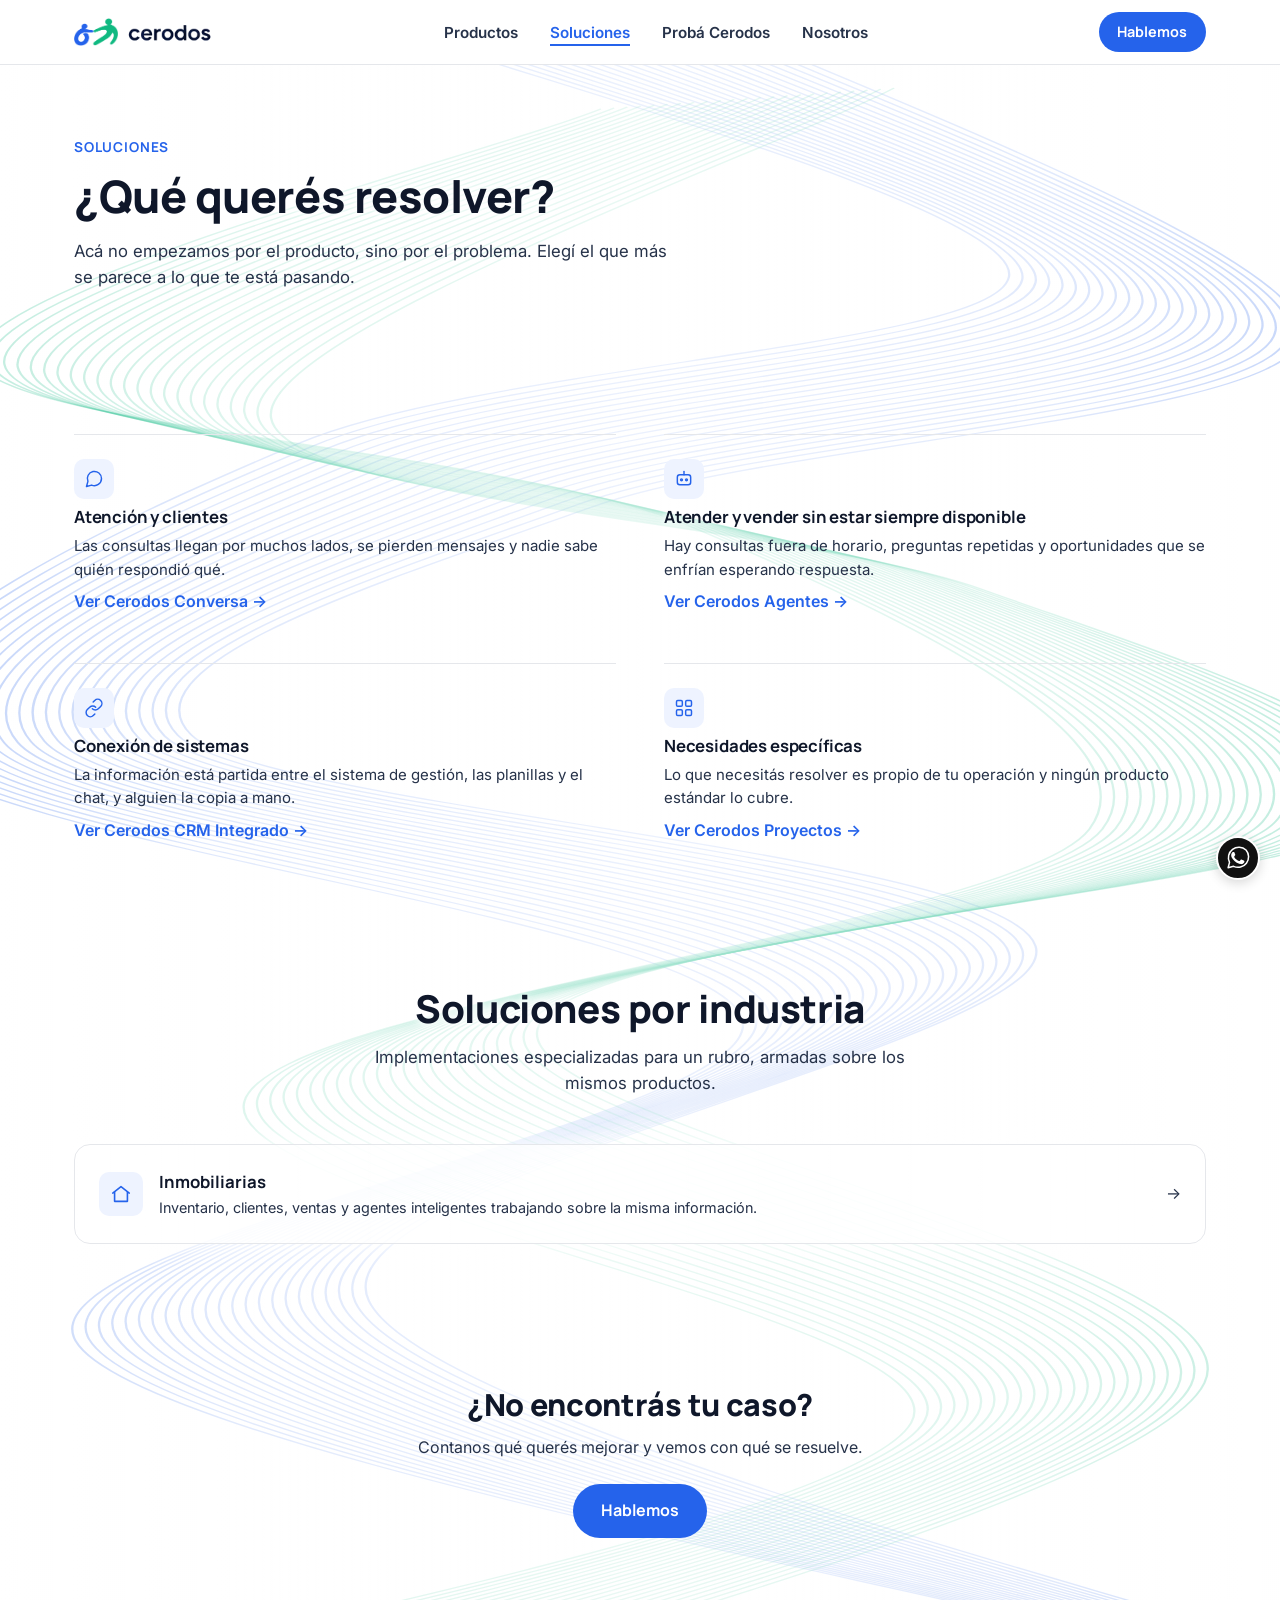
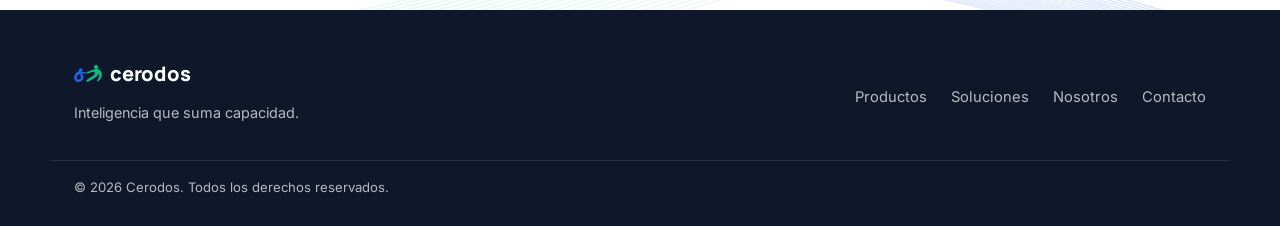
<file: soluciones/index.html>
<!DOCTYPE html>
<html lang="es">
<head>
  <meta charset="UTF-8" />
  <meta name="viewport" content="width=device-width, initial-scale=1.0" />
  <title>Soluciones — Cerodos</title>
  <meta name="description" content="Empezá por el problema: atención y clientes, automatización, conexión de sistemas o necesidades específicas. Incluye soluciones por industria." />

  <!-- Tipografías de marca: Manrope (títulos) e Inter (texto/interfaz) -->
  <link rel="preconnect" href="https://fonts.googleapis.com" />
  <link rel="preconnect" href="https://fonts.gstatic.com" crossorigin />
  <link href="https://fonts.googleapis.com/css2?family=Manrope:wght@500;600;700;800&amp;family=Inter:wght@400;500;600;700&amp;display=swap" rel="stylesheet" />

  <link rel="icon" href="../assets/logo/cerodos-favicon-16.png" type="image/png" sizes="16x16" />
  <link rel="icon" href="../assets/logo/cerodos-favicon-32.png" type="image/png" sizes="32x32" />
  <link rel="icon" href="../assets/logo/cerodos-favicon-64.png" type="image/png" sizes="64x64" />
  <link rel="stylesheet" href="../assets/css/cerodos.css" />

<link rel="stylesheet" href="../assets/css/fondos-v08.css" />
<style>main#main{--fondo-v08:url('../fondos-v12/soluciones.svg')}</style>
<link rel="stylesheet" href="../assets/css/whatsapp.css">
<script defer src="../assets/js/whatsapp-config.js"></script>
<script defer src="../assets/js/whatsapp.js"></script>
</head>
<body>
  <a class="skip-link" href="#main">Saltar al contenido principal</a>

  <!-- ============ HEADER (compartido — ver _partials.html) ============ -->
  <header class="site-header" id="top">
    <div class="container site-header__inner">
      <a class="brand" href="../index.html" aria-label="Cerodos — inicio">
        <img class="brand__isotipo" src="../assets/logo/cerodos-isotipo-caja-205x130.png" alt="" width="205" height="130" />
        <img class="brand__wordmark" src="../assets/logo/manual-extract-wordmark-dark.png" alt="" width="117" height="27" />
      </a>

      <nav class="main-nav" id="main-nav" aria-label="Navegación principal">
        <ul class="main-nav__list">
          <li><a href="../productos/index.html">Productos</a></li>
          <li><a href="../soluciones/index.html" aria-current="page">Soluciones</a></li>
          <li><a href="../probar-cerodos/index.html">Probá Cerodos</a></li>
          <li><a href="../nosotros/index.html">Nosotros</a></li>
        </ul>
      </nav>

      <div class="site-header__actions">
        <a class="btn btn--primary btn--sm" href="#whatsapp" data-whatsapp>Hablemos</a>
        <button
          class="nav-toggle"
          id="nav-toggle"
          type="button"
          aria-expanded="false"
          aria-controls="mobile-nav"
          aria-label="Abrir menú de navegación"
        >
          <span class="nav-toggle__bar"></span>
          <span class="nav-toggle__bar"></span>
          <span class="nav-toggle__bar"></span>
        </button>
      </div>
    </div>

    <!-- Menú móvil -->
    <div class="mobile-nav" id="mobile-nav" data-state="closed">
      <ul class="mobile-nav__list">
          <li><a href="../productos/index.html">Productos</a></li>
          <li><a href="../soluciones/index.html" aria-current="page">Soluciones</a></li>
          <li><a href="../probar-cerodos/index.html">Probá Cerodos</a></li>
          <li><a href="../nosotros/index.html">Nosotros</a></li>
          <li><a class="btn btn--primary btn--lg" href="#whatsapp" data-whatsapp>Hablemos</a></li>
      </ul>
    </div>
  </header>


  <main id="main">
    <!-- ============ HERO DE PÁGINA ============ -->
    <section class="section-block page-hero" aria-labelledby="page-title">
      <div class="container">
        <p class="eyebrow" data-reveal>Soluciones</p>
        <h1 id="page-title" data-reveal>¿Qué querés resolver?</h1>
        <p class="page-hero__lead">Acá no empezamos por el producto, sino por el problema. Elegí el que más se parece a lo que te está pasando.</p>
      </div>
    </section>

    <section class="section-block" aria-labelledby="needs-title">
      <div class="container">
        <h2 id="needs-title" class="visually-hidden">Problemas frecuentes</h2>
        <div class="need-grid">
          <article class="need" data-reveal>
            <span class="need__icon" aria-hidden="true"><svg viewBox="0 0 24 24" fill="none" stroke="currentColor" stroke-width="1.75" stroke-linecap="round" stroke-linejoin="round"><path d="M21 11.5a8.5 8.5 0 0 1-11.8 7.8L3 21l1.7-6.2A8.5 8.5 0 1 1 21 11.5Z"/></svg></span>
            <h3>Atención y clientes</h3>
            <p>Las consultas llegan por muchos lados, se pierden mensajes y nadie sabe quién respondió qué.</p>
            <a class="text-link" href="../productos/conversa.html">Ver Cerodos Conversa<span aria-hidden="true"> &rarr;</span></a>
          </article>
          <article class="need" data-reveal>
            <span class="need__icon" aria-hidden="true"><svg viewBox="0 0 24 24" fill="none" stroke="currentColor" stroke-width="1.75" stroke-linecap="round" stroke-linejoin="round"><rect x="4" y="7" width="16" height="12" rx="3"/><path d="M12 3v4"/><circle cx="9" cy="13" r="1.1"/><circle cx="15" cy="13" r="1.1"/></svg></span>
            <h3>Atender y vender sin estar siempre disponible</h3>
            <p>Hay consultas fuera de horario, preguntas repetidas y oportunidades que se enfrían esperando respuesta.</p>
            <a class="text-link" href="../productos/agentes.html">Ver Cerodos Agentes<span aria-hidden="true"> &rarr;</span></a>
          </article>
          <article class="need" data-reveal>
            <span class="need__icon" aria-hidden="true"><svg viewBox="0 0 24 24" fill="none" stroke="currentColor" stroke-width="1.75" stroke-linecap="round" stroke-linejoin="round"><path d="M10 13a5 5 0 0 0 7.1 0l2.9-2.9a5 5 0 0 0-7.1-7.1L11 4.9"/><path d="M14 11a5 5 0 0 0-7.1 0L4 13.9a5 5 0 0 0 7.1 7.1L13 19.1"/></svg></span>
            <h3>Conexión de sistemas</h3>
            <p>La información está partida entre el sistema de gestión, las planillas y el chat, y alguien la copia a mano.</p>
            <a class="text-link" href="../productos/crm-integrado.html">Ver Cerodos CRM Integrado<span aria-hidden="true"> &rarr;</span></a>
          </article>
          <article class="need" data-reveal>
            <span class="need__icon" aria-hidden="true"><svg viewBox="0 0 24 24" fill="none" stroke="currentColor" stroke-width="1.75" stroke-linecap="round" stroke-linejoin="round"><rect x="3" y="3" width="7" height="7" rx="1.5"/><rect x="14" y="3" width="7" height="7" rx="1.5"/><rect x="3" y="14" width="7" height="7" rx="1.5"/><rect x="14" y="14" width="7" height="7" rx="1.5"/></svg></span>
            <h3>Necesidades específicas</h3>
            <p>Lo que necesitás resolver es propio de tu operación y ningún producto estándar lo cubre.</p>
            <a class="text-link" href="../productos/proyectos.html">Ver Cerodos Proyectos<span aria-hidden="true"> &rarr;</span></a>
          </article>
        </div>
      </div>
    </section>

    <!-- ============ POR INDUSTRIA ============ -->
    <section class="section-block industries" aria-labelledby="industries-title">
      <div class="container">
        <h2 id="industries-title" class="section-title" data-reveal>Soluciones por industria</h2>
        <p class="section-subtitle" data-reveal>
          Implementaciones especializadas para un rubro, armadas sobre los mismos productos.
        </p>
        <a class="industry-card" href="../soluciones/inmobiliarias.html" data-reveal>
          <span class="industry-card__icon" aria-hidden="true"><svg viewBox="0 0 24 24" fill="none" stroke="currentColor" stroke-width="1.75" stroke-linecap="round" stroke-linejoin="round"><path d="M3 11 12 4l9 7"/><path d="M5 10v10h14V10"/></svg></span>
          <span class="industry-card__body">
            <span class="industry-card__name">Inmobiliarias</span>
            <span class="industry-card__text">Inventario, clientes, ventas y agentes inteligentes trabajando sobre la misma información.</span>
          </span>
          <span class="industry-card__arrow" aria-hidden="true">&rarr;</span>
        </a>
      </div>
    </section>

    <!-- ============ CTA ============ -->
    <section class="section-block cta-band" aria-labelledby="cta-title">
      <div class="container cta-band__inner" data-reveal>
        <h2 id="cta-title">¿No encontrás tu caso?</h2>
        <p>Contanos qué querés mejorar y vemos con qué se resuelve.</p>
        <div class="cta-band__actions">
          <a class="btn btn--primary btn--lg" href="#whatsapp" data-whatsapp>Hablemos</a>
        </div>
      </div>
    </section>
  </main>


  <!-- ============ FOOTER (compartido — ver _partials.html) ============ -->
  <footer class="site-footer">
    <div class="container site-footer__inner">
      <div class="site-footer__brand">
        <a class="brand" href="../index.html" aria-label="Cerodos — inicio">
          <span class="brand__mark" aria-hidden="true"></span>
          <span class="brand__word">cerodos</span>
        </a>
        <p>Inteligencia que suma capacidad.</p>
      </div>

      <nav class="site-footer__links" aria-label="Enlaces del pie">
        <a href="../productos/index.html">Productos</a>
        <a href="../soluciones/index.html">Soluciones</a>
        <a href="../nosotros/index.html">Nosotros</a>
        <a href="../contacto/index.html">Contacto</a>
      </nav>
    </div>
    <div class="container site-footer__legal">
      <p>&copy; <span id="year"></span> Cerodos. Todos los derechos reservados.</p>
    </div>
  </footer>

  <script src="../assets/js/cerodos.js"></script>
<a class="wa-floating" href="#whatsapp" data-whatsapp aria-label="Hablemos por WhatsApp" title="Hablemos por WhatsApp"><svg viewBox="0 0 32 32" width="32" height="32" aria-hidden="true" focusable="false"><path fill="none" stroke="currentColor" stroke-width="2" stroke-linejoin="round" d="M26.7 5.3a14 14 0 0 0-22 16.6L2.8 29l7.3-1.9A14 14 0 0 0 26.7 5.3Z"/><path fill="currentColor" d="M11.3 8.7c-.3-.7-.6-.7-.9-.7h-.8c-.3 0-.8.1-1.2.6-.4.5-1.5 1.5-1.5 3.6s1.5 4.1 1.7 4.4c.2.3 3 4.7 7.4 6.4 3.7 1.5 4.4 1.2 5.2 1.1.8-.1 2.6-1.1 3-2.1.4-1 .4-1.9.3-2.1-.1-.2-.4-.3-.9-.5l-3-1.4c-.4-.2-.7-.3-1 .2-.3.5-1.1 1.4-1.4 1.7-.3.3-.5.3-1 .1-.5-.2-2-.7-3.7-2.3-1.4-1.2-2.3-2.7-2.5-3.2-.3-.5 0-.7.2-.9l.7-.8c.2-.3.3-.5.4-.8.2-.3.1-.6 0-.8l-1.1-2.5Z"/></svg></a>
</body>
</html>
</file>
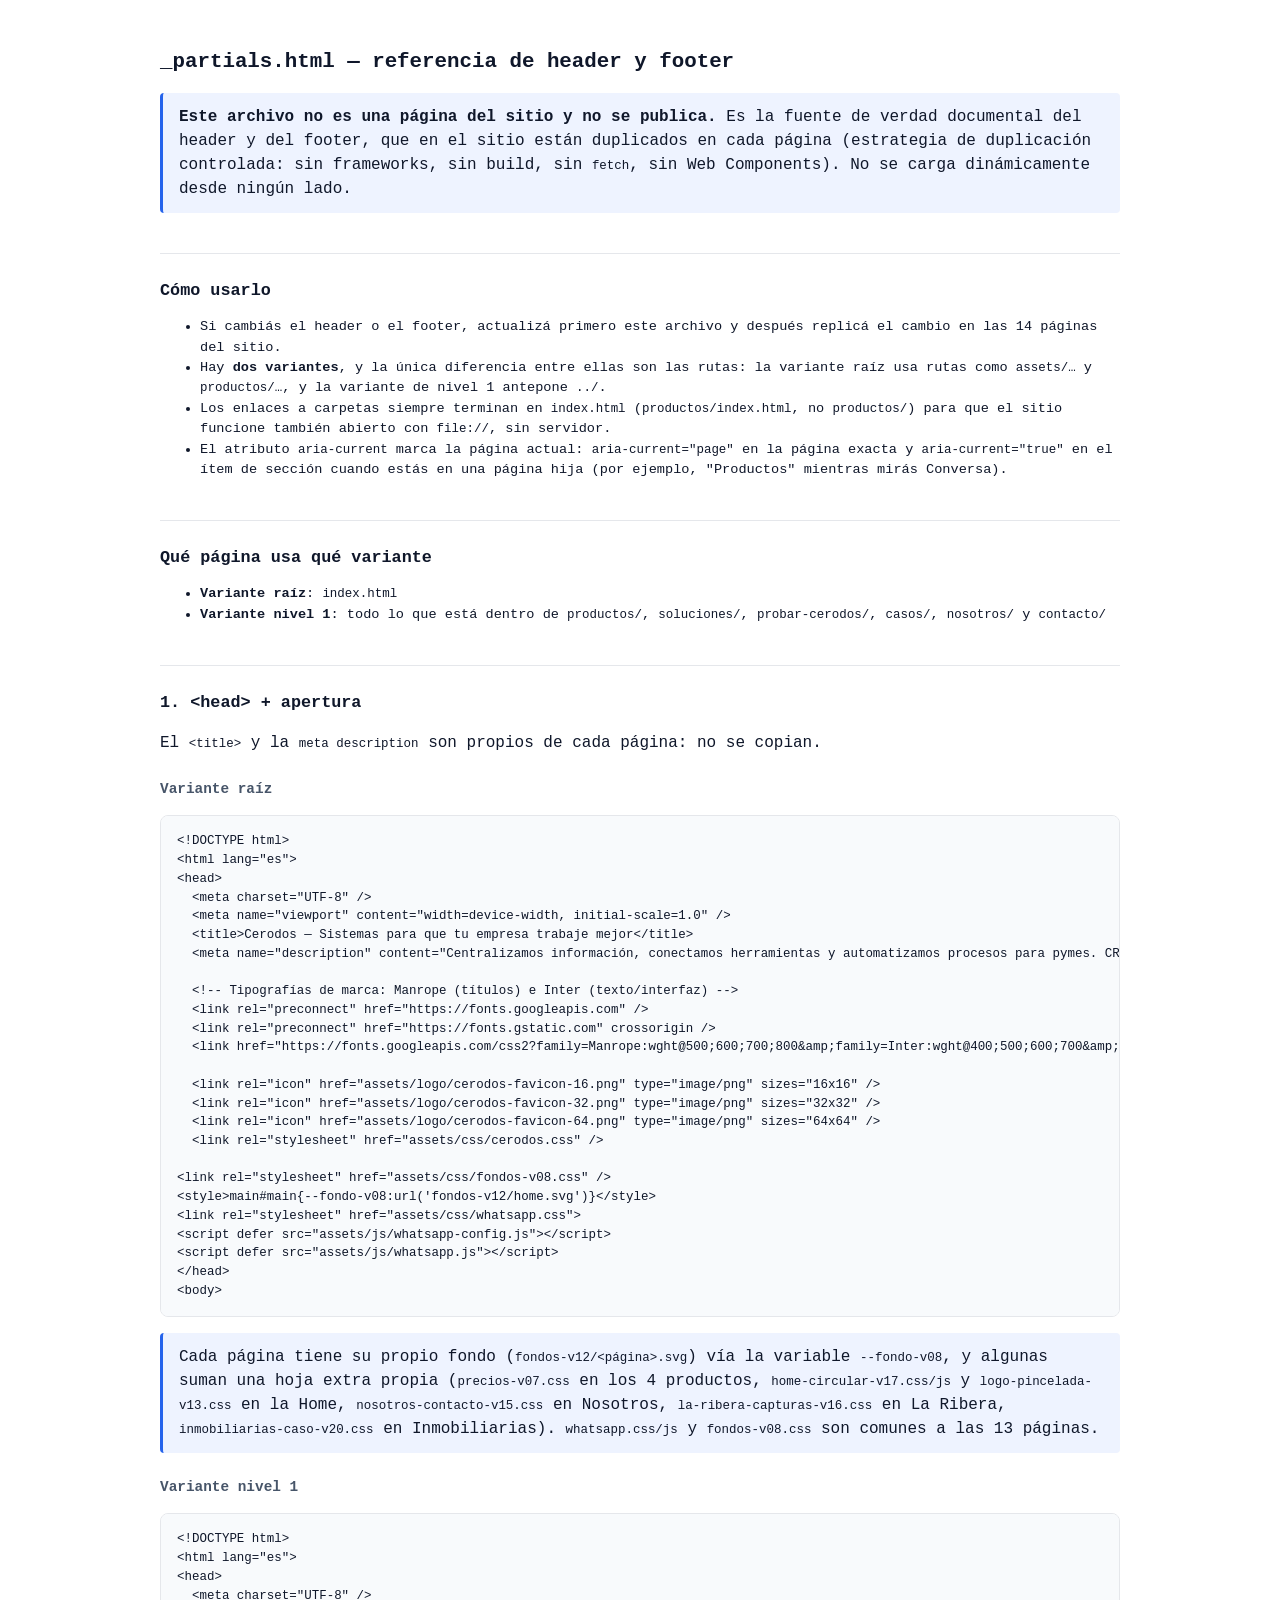
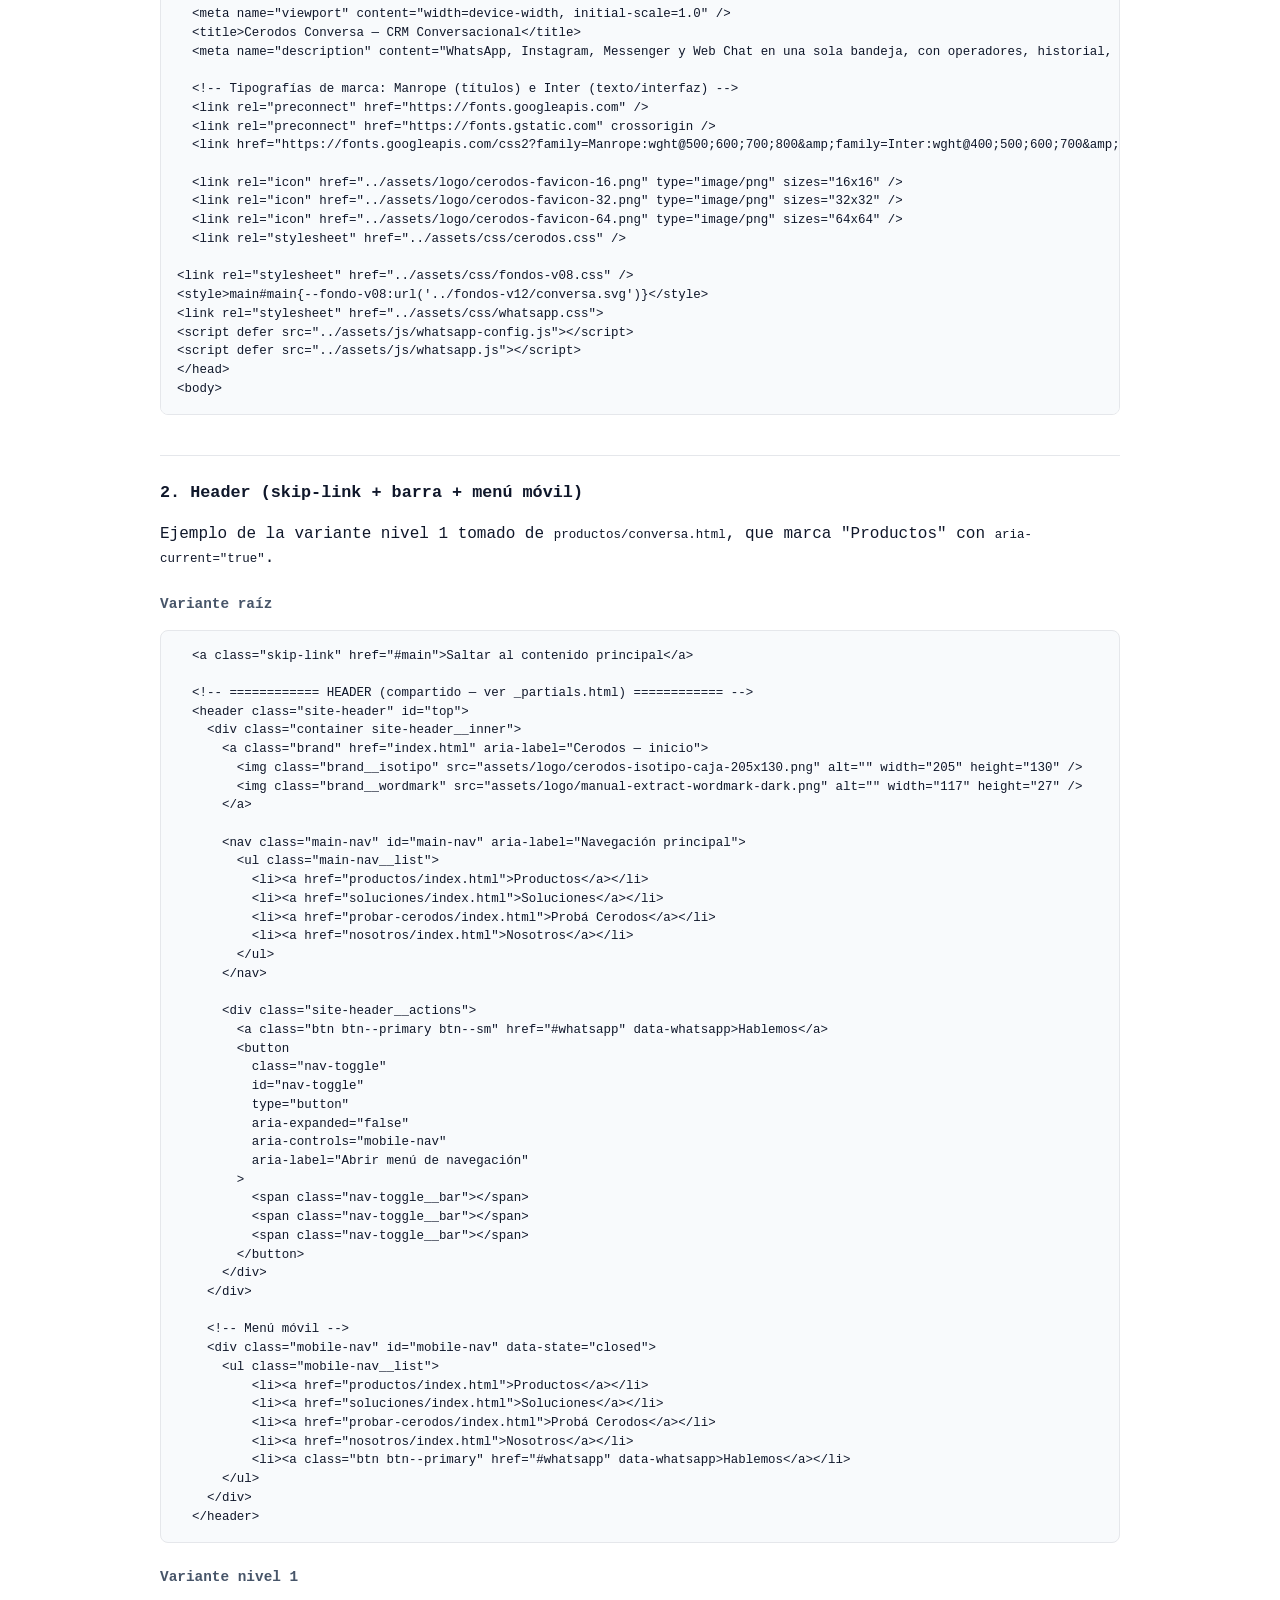
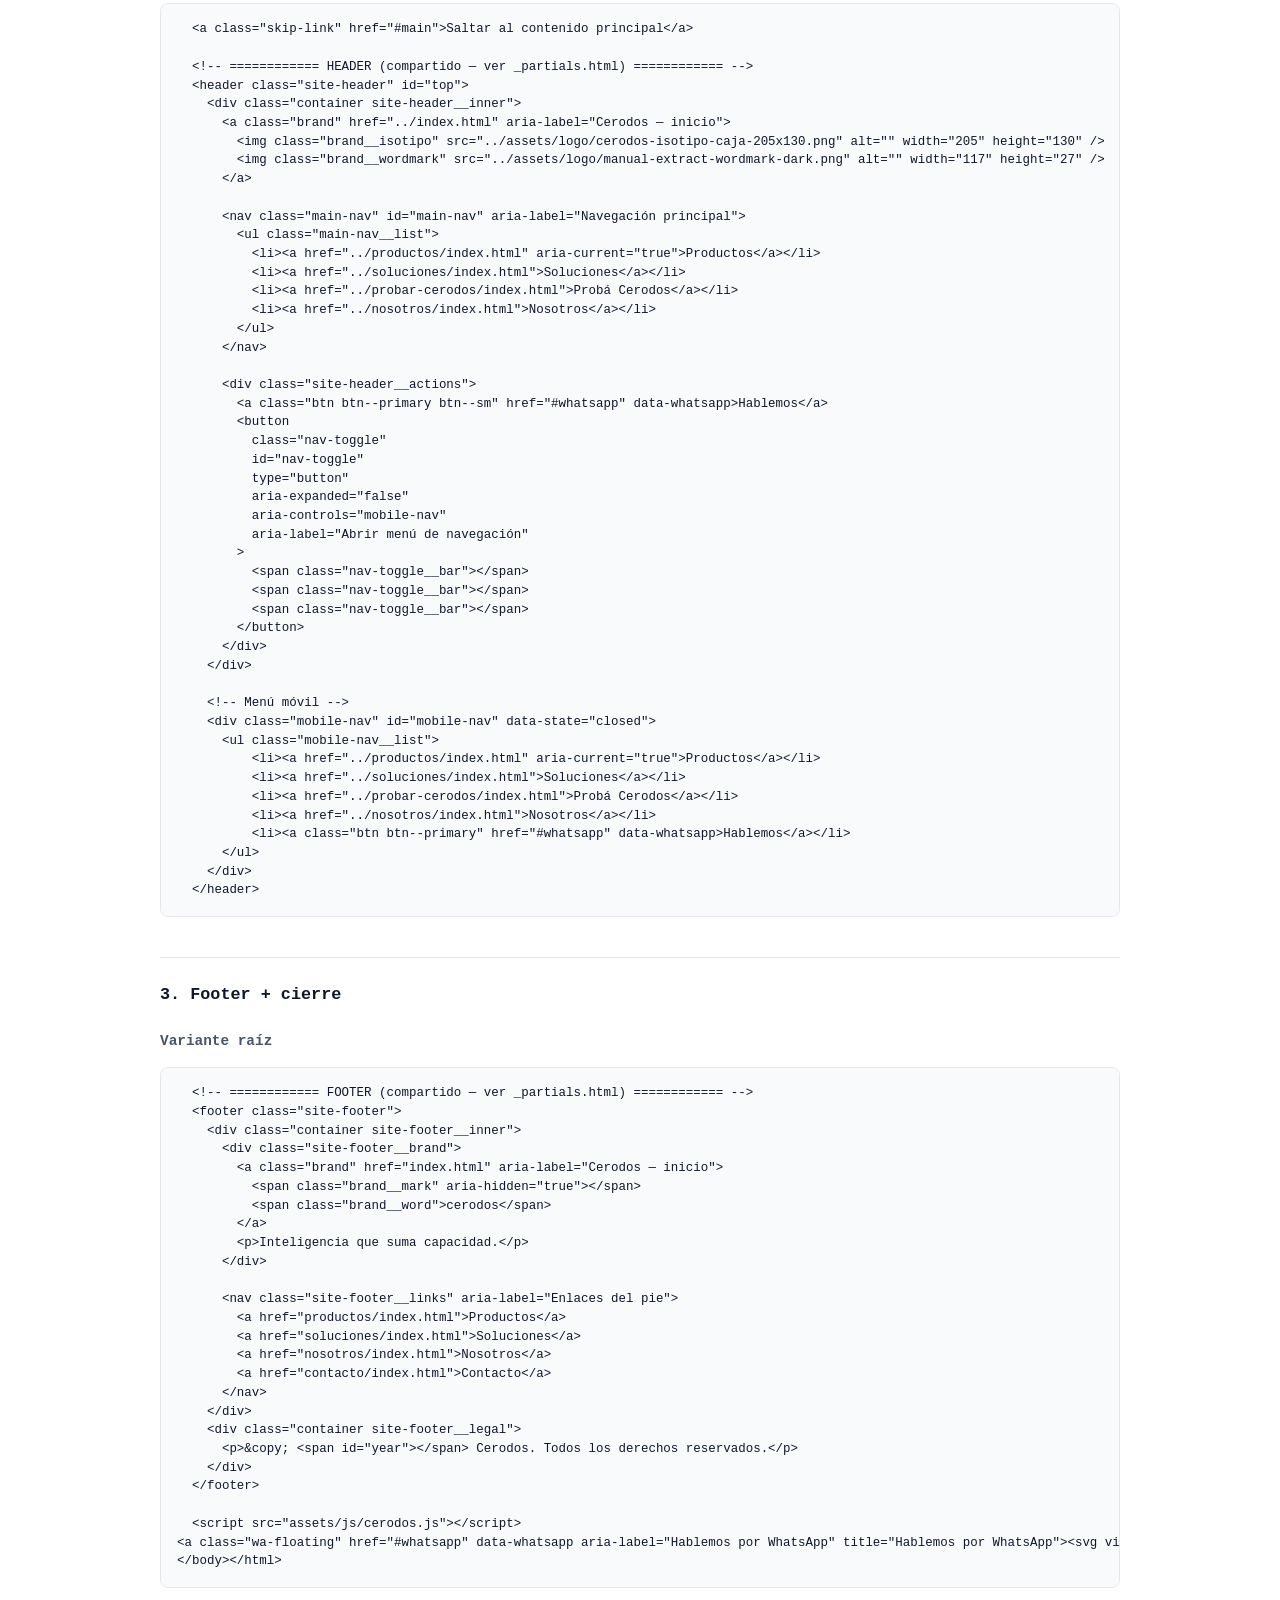
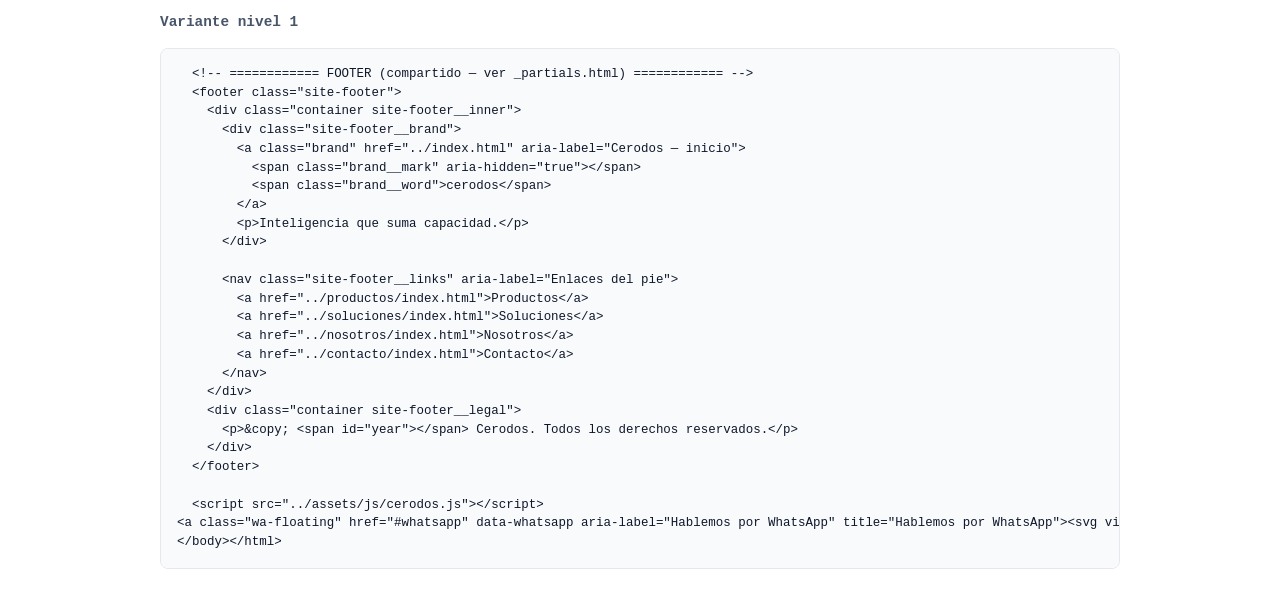
<file: _partials.html>
<!DOCTYPE html>
<html lang="es">
<head>
  <meta charset="UTF-8" />
  <meta name="viewport" content="width=device-width, initial-scale=1.0" />
  <meta name="robots" content="noindex, nofollow" />
  <title>_partials — referencia de header y footer (no es una página del sitio)</title>
  <style>
    body { font-family: ui-monospace, SFMono-Regular, Menlo, monospace; margin: 0; padding: 2rem 1.25rem; max-width: 60rem; margin-inline: auto; color: #0f172a; line-height: 1.5; }
    h1 { font-size: 1.3rem; }
    h2 { font-size: 1.05rem; margin-top: 2.5rem; border-top: 1px solid #e5e7eb; padding-top: 1.5rem; }
    h3 { font-size: 0.9rem; color: #475569; margin-top: 1.5rem; }
    pre { background: #f8fafc; border: 1px solid #e5e7eb; border-radius: 8px; padding: 1rem; overflow-x: auto; font-size: 0.78rem; }
    .warn { background: #eef3ff; border-left: 3px solid #2563eb; padding: 0.75rem 1rem; border-radius: 4px; }
    ul { font-size: 0.85rem; }
    code { font-size: 0.78rem; }
  </style>
</head>
<body>
  <h1>_partials.html — referencia de header y footer</h1>

  <p class="warn">
    <strong>Este archivo no es una página del sitio y no se publica.</strong>
    Es la fuente de verdad documental del header y del footer, que en el sitio
    están duplicados en cada página (estrategia de duplicación controlada: sin
    frameworks, sin build, sin <code>fetch</code>, sin Web Components).
    No se carga dinámicamente desde ningún lado.
  </p>

  <h2>Cómo usarlo</h2>
  <ul>
    <li>Si cambiás el header o el footer, actualizá primero este archivo y después
        replicá el cambio en las 14 páginas del sitio.</li>
    <li>Hay <strong>dos variantes</strong>, y la única diferencia entre ellas son las rutas:
        la variante raíz usa rutas como <code>assets/…</code> y <code>productos/…</code>,
        y la variante de nivel 1 antepone <code>../</code>.</li>
    <li>Los enlaces a carpetas siempre terminan en <code>index.html</code>
        (<code>productos/index.html</code>, no <code>productos/</code>) para que el
        sitio funcione también abierto con <code>file://</code>, sin servidor.</li>
    <li>El atributo <code>aria-current</code> marca la página actual:
        <code>aria-current="page"</code> en la página exacta y
        <code>aria-current="true"</code> en el ítem de sección cuando estás en una
        página hija (por ejemplo, "Productos" mientras mirás Conversa).</li>
  </ul>

  <h2>Qué página usa qué variante</h2>
  <ul>
    <li><strong>Variante raíz</strong>: <code>index.html</code></li>
    <li><strong>Variante nivel 1</strong>: todo lo que está dentro de
        <code>productos/</code>, <code>soluciones/</code>, <code>probar-cerodos/</code>,
        <code>casos/</code>, <code>nosotros/</code> y
        <code>contacto/</code></li>
  </ul>

  <h2>1. &lt;head&gt; + apertura</h2>
  <p>El <code>&lt;title&gt;</code> y la <code>meta description</code> son propios de cada página: no se copian.</p>
    <h3>Variante raíz</h3>
    <pre><code>&lt;!DOCTYPE html&gt;
&lt;html lang=&quot;es&quot;&gt;
&lt;head&gt;
  &lt;meta charset=&quot;UTF-8&quot; /&gt;
  &lt;meta name=&quot;viewport&quot; content=&quot;width=device-width, initial-scale=1.0&quot; /&gt;
  &lt;title&gt;Cerodos — Sistemas para que tu empresa trabaje mejor&lt;/title&gt;
  &lt;meta name=&quot;description&quot; content=&quot;Centralizamos información, conectamos herramientas y automatizamos procesos para pymes. CRM conversacional, agentes inteligentes e integración con tu sistema de gestión.&quot; /&gt;

  &lt;!-- Tipografías de marca: Manrope (títulos) e Inter (texto/interfaz) --&gt;
  &lt;link rel=&quot;preconnect&quot; href=&quot;https://fonts.googleapis.com&quot; /&gt;
  &lt;link rel=&quot;preconnect&quot; href=&quot;https://fonts.gstatic.com&quot; crossorigin /&gt;
  &lt;link href=&quot;https://fonts.googleapis.com/css2?family=Manrope:wght@500;600;700;800&amp;amp;family=Inter:wght@400;500;600;700&amp;amp;display=swap&quot; rel=&quot;stylesheet&quot; /&gt;

  &lt;link rel=&quot;icon&quot; href=&quot;assets/logo/cerodos-favicon-16.png&quot; type=&quot;image/png&quot; sizes=&quot;16x16&quot; /&gt;
  &lt;link rel=&quot;icon&quot; href=&quot;assets/logo/cerodos-favicon-32.png&quot; type=&quot;image/png&quot; sizes=&quot;32x32&quot; /&gt;
  &lt;link rel=&quot;icon&quot; href=&quot;assets/logo/cerodos-favicon-64.png&quot; type=&quot;image/png&quot; sizes=&quot;64x64&quot; /&gt;
  &lt;link rel=&quot;stylesheet&quot; href=&quot;assets/css/cerodos.css&quot; /&gt;

&lt;link rel=&quot;stylesheet&quot; href=&quot;assets/css/fondos-v08.css&quot; /&gt;
&lt;style&gt;main#main{--fondo-v08:url('fondos-v12/home.svg')}&lt;/style&gt;
&lt;link rel=&quot;stylesheet&quot; href=&quot;assets/css/whatsapp.css&quot;&gt;
&lt;script defer src=&quot;assets/js/whatsapp-config.js&quot;&gt;&lt;/script&gt;
&lt;script defer src=&quot;assets/js/whatsapp.js&quot;&gt;&lt;/script&gt;
&lt;/head&gt;
&lt;body&gt;</code></pre>
    <p class="warn">Cada página tiene su propio fondo (<code>fondos-v12/&lt;página&gt;.svg</code>) vía la variable <code>--fondo-v08</code>, y algunas suman una hoja extra propia (<code>precios-v07.css</code> en los 4 productos, <code>home-circular-v17.css/js</code> y <code>logo-pincelada-v13.css</code> en la Home, <code>nosotros-contacto-v15.css</code> en Nosotros, <code>la-ribera-capturas-v16.css</code> en La Ribera, <code>inmobiliarias-caso-v20.css</code> en Inmobiliarias). <code>whatsapp.css/js</code> y <code>fondos-v08.css</code> son comunes a las 13 páginas.</p>

    <h3>Variante nivel 1</h3>
    <pre><code>&lt;!DOCTYPE html&gt;
&lt;html lang=&quot;es&quot;&gt;
&lt;head&gt;
  &lt;meta charset=&quot;UTF-8&quot; /&gt;
  &lt;meta name=&quot;viewport&quot; content=&quot;width=device-width, initial-scale=1.0&quot; /&gt;
  &lt;title&gt;Cerodos Conversa — CRM Conversacional&lt;/title&gt;
  &lt;meta name=&quot;description&quot; content=&quot;WhatsApp, Instagram, Messenger y Web Chat en una sola bandeja, con operadores, historial, tickets, etiquetas y métricas.&quot; /&gt;

  &lt;!-- Tipografías de marca: Manrope (títulos) e Inter (texto/interfaz) --&gt;
  &lt;link rel=&quot;preconnect&quot; href=&quot;https://fonts.googleapis.com&quot; /&gt;
  &lt;link rel=&quot;preconnect&quot; href=&quot;https://fonts.gstatic.com&quot; crossorigin /&gt;
  &lt;link href=&quot;https://fonts.googleapis.com/css2?family=Manrope:wght@500;600;700;800&amp;amp;family=Inter:wght@400;500;600;700&amp;amp;display=swap&quot; rel=&quot;stylesheet&quot; /&gt;

  &lt;link rel=&quot;icon&quot; href=&quot;../assets/logo/cerodos-favicon-16.png&quot; type=&quot;image/png&quot; sizes=&quot;16x16&quot; /&gt;
  &lt;link rel=&quot;icon&quot; href=&quot;../assets/logo/cerodos-favicon-32.png&quot; type=&quot;image/png&quot; sizes=&quot;32x32&quot; /&gt;
  &lt;link rel=&quot;icon&quot; href=&quot;../assets/logo/cerodos-favicon-64.png&quot; type=&quot;image/png&quot; sizes=&quot;64x64&quot; /&gt;
  &lt;link rel=&quot;stylesheet&quot; href=&quot;../assets/css/cerodos.css&quot; /&gt;

&lt;link rel=&quot;stylesheet&quot; href=&quot;../assets/css/fondos-v08.css&quot; /&gt;
&lt;style&gt;main#main{--fondo-v08:url('../fondos-v12/conversa.svg')}&lt;/style&gt;
&lt;link rel=&quot;stylesheet&quot; href=&quot;../assets/css/whatsapp.css&quot;&gt;
&lt;script defer src=&quot;../assets/js/whatsapp-config.js&quot;&gt;&lt;/script&gt;
&lt;script defer src=&quot;../assets/js/whatsapp.js&quot;&gt;&lt;/script&gt;
&lt;/head&gt;
&lt;body&gt;</code></pre>


  <h2>2. Header (skip-link + barra + menú móvil)</h2>
  <p>Ejemplo de la variante nivel 1 tomado de <code>productos/conversa.html</code>,
     que marca "Productos" con <code>aria-current="true"</code>.</p>
    <h3>Variante raíz</h3>
    <pre><code>  &lt;a class=&quot;skip-link&quot; href=&quot;#main&quot;&gt;Saltar al contenido principal&lt;/a&gt;

  &lt;!-- ============ HEADER (compartido — ver _partials.html) ============ --&gt;
  &lt;header class=&quot;site-header&quot; id=&quot;top&quot;&gt;
    &lt;div class=&quot;container site-header__inner&quot;&gt;
      &lt;a class=&quot;brand&quot; href=&quot;index.html&quot; aria-label=&quot;Cerodos — inicio&quot;&gt;
        &lt;img class=&quot;brand__isotipo&quot; src=&quot;assets/logo/cerodos-isotipo-caja-205x130.png&quot; alt=&quot;&quot; width=&quot;205&quot; height=&quot;130&quot; /&gt;
        &lt;img class=&quot;brand__wordmark&quot; src=&quot;assets/logo/manual-extract-wordmark-dark.png&quot; alt=&quot;&quot; width=&quot;117&quot; height=&quot;27&quot; /&gt;
      &lt;/a&gt;

      &lt;nav class=&quot;main-nav&quot; id=&quot;main-nav&quot; aria-label=&quot;Navegación principal&quot;&gt;
        &lt;ul class=&quot;main-nav__list&quot;&gt;
          &lt;li&gt;&lt;a href=&quot;productos/index.html&quot;&gt;Productos&lt;/a&gt;&lt;/li&gt;
          &lt;li&gt;&lt;a href=&quot;soluciones/index.html&quot;&gt;Soluciones&lt;/a&gt;&lt;/li&gt;
          &lt;li&gt;&lt;a href=&quot;probar-cerodos/index.html&quot;&gt;Probá Cerodos&lt;/a&gt;&lt;/li&gt;
          &lt;li&gt;&lt;a href=&quot;nosotros/index.html&quot;&gt;Nosotros&lt;/a&gt;&lt;/li&gt;
        &lt;/ul&gt;
      &lt;/nav&gt;

      &lt;div class=&quot;site-header__actions&quot;&gt;
        &lt;a class=&quot;btn btn--primary btn--sm&quot; href=&quot;#whatsapp&quot; data-whatsapp&gt;Hablemos&lt;/a&gt;
        &lt;button
          class=&quot;nav-toggle&quot;
          id=&quot;nav-toggle&quot;
          type=&quot;button&quot;
          aria-expanded=&quot;false&quot;
          aria-controls=&quot;mobile-nav&quot;
          aria-label=&quot;Abrir menú de navegación&quot;
        &gt;
          &lt;span class=&quot;nav-toggle__bar&quot;&gt;&lt;/span&gt;
          &lt;span class=&quot;nav-toggle__bar&quot;&gt;&lt;/span&gt;
          &lt;span class=&quot;nav-toggle__bar&quot;&gt;&lt;/span&gt;
        &lt;/button&gt;
      &lt;/div&gt;
    &lt;/div&gt;

    &lt;!-- Menú móvil --&gt;
    &lt;div class=&quot;mobile-nav&quot; id=&quot;mobile-nav&quot; data-state=&quot;closed&quot;&gt;
      &lt;ul class=&quot;mobile-nav__list&quot;&gt;
          &lt;li&gt;&lt;a href=&quot;productos/index.html&quot;&gt;Productos&lt;/a&gt;&lt;/li&gt;
          &lt;li&gt;&lt;a href=&quot;soluciones/index.html&quot;&gt;Soluciones&lt;/a&gt;&lt;/li&gt;
          &lt;li&gt;&lt;a href=&quot;probar-cerodos/index.html&quot;&gt;Probá Cerodos&lt;/a&gt;&lt;/li&gt;
          &lt;li&gt;&lt;a href=&quot;nosotros/index.html&quot;&gt;Nosotros&lt;/a&gt;&lt;/li&gt;
          &lt;li&gt;&lt;a class=&quot;btn btn--primary&quot; href=&quot;#whatsapp&quot; data-whatsapp&gt;Hablemos&lt;/a&gt;&lt;/li&gt;
      &lt;/ul&gt;
    &lt;/div&gt;
  &lt;/header&gt;</code></pre>

    <h3>Variante nivel 1</h3>
    <pre><code>  &lt;a class=&quot;skip-link&quot; href=&quot;#main&quot;&gt;Saltar al contenido principal&lt;/a&gt;

  &lt;!-- ============ HEADER (compartido — ver _partials.html) ============ --&gt;
  &lt;header class=&quot;site-header&quot; id=&quot;top&quot;&gt;
    &lt;div class=&quot;container site-header__inner&quot;&gt;
      &lt;a class=&quot;brand&quot; href=&quot;../index.html&quot; aria-label=&quot;Cerodos — inicio&quot;&gt;
        &lt;img class=&quot;brand__isotipo&quot; src=&quot;../assets/logo/cerodos-isotipo-caja-205x130.png&quot; alt=&quot;&quot; width=&quot;205&quot; height=&quot;130&quot; /&gt;
        &lt;img class=&quot;brand__wordmark&quot; src=&quot;../assets/logo/manual-extract-wordmark-dark.png&quot; alt=&quot;&quot; width=&quot;117&quot; height=&quot;27&quot; /&gt;
      &lt;/a&gt;

      &lt;nav class=&quot;main-nav&quot; id=&quot;main-nav&quot; aria-label=&quot;Navegación principal&quot;&gt;
        &lt;ul class=&quot;main-nav__list&quot;&gt;
          &lt;li&gt;&lt;a href=&quot;../productos/index.html&quot; aria-current=&quot;true&quot;&gt;Productos&lt;/a&gt;&lt;/li&gt;
          &lt;li&gt;&lt;a href=&quot;../soluciones/index.html&quot;&gt;Soluciones&lt;/a&gt;&lt;/li&gt;
          &lt;li&gt;&lt;a href=&quot;../probar-cerodos/index.html&quot;&gt;Probá Cerodos&lt;/a&gt;&lt;/li&gt;
          &lt;li&gt;&lt;a href=&quot;../nosotros/index.html&quot;&gt;Nosotros&lt;/a&gt;&lt;/li&gt;
        &lt;/ul&gt;
      &lt;/nav&gt;

      &lt;div class=&quot;site-header__actions&quot;&gt;
        &lt;a class=&quot;btn btn--primary btn--sm&quot; href=&quot;#whatsapp&quot; data-whatsapp&gt;Hablemos&lt;/a&gt;
        &lt;button
          class=&quot;nav-toggle&quot;
          id=&quot;nav-toggle&quot;
          type=&quot;button&quot;
          aria-expanded=&quot;false&quot;
          aria-controls=&quot;mobile-nav&quot;
          aria-label=&quot;Abrir menú de navegación&quot;
        &gt;
          &lt;span class=&quot;nav-toggle__bar&quot;&gt;&lt;/span&gt;
          &lt;span class=&quot;nav-toggle__bar&quot;&gt;&lt;/span&gt;
          &lt;span class=&quot;nav-toggle__bar&quot;&gt;&lt;/span&gt;
        &lt;/button&gt;
      &lt;/div&gt;
    &lt;/div&gt;

    &lt;!-- Menú móvil --&gt;
    &lt;div class=&quot;mobile-nav&quot; id=&quot;mobile-nav&quot; data-state=&quot;closed&quot;&gt;
      &lt;ul class=&quot;mobile-nav__list&quot;&gt;
          &lt;li&gt;&lt;a href=&quot;../productos/index.html&quot; aria-current=&quot;true&quot;&gt;Productos&lt;/a&gt;&lt;/li&gt;
          &lt;li&gt;&lt;a href=&quot;../soluciones/index.html&quot;&gt;Soluciones&lt;/a&gt;&lt;/li&gt;
          &lt;li&gt;&lt;a href=&quot;../probar-cerodos/index.html&quot;&gt;Probá Cerodos&lt;/a&gt;&lt;/li&gt;
          &lt;li&gt;&lt;a href=&quot;../nosotros/index.html&quot;&gt;Nosotros&lt;/a&gt;&lt;/li&gt;
          &lt;li&gt;&lt;a class=&quot;btn btn--primary&quot; href=&quot;#whatsapp&quot; data-whatsapp&gt;Hablemos&lt;/a&gt;&lt;/li&gt;
      &lt;/ul&gt;
    &lt;/div&gt;
  &lt;/header&gt;</code></pre>


  <h2>3. Footer + cierre</h2>
    <h3>Variante raíz</h3>
    <pre><code>  &lt;!-- ============ FOOTER (compartido — ver _partials.html) ============ --&gt;
  &lt;footer class=&quot;site-footer&quot;&gt;
    &lt;div class=&quot;container site-footer__inner&quot;&gt;
      &lt;div class=&quot;site-footer__brand&quot;&gt;
        &lt;a class=&quot;brand&quot; href=&quot;index.html&quot; aria-label=&quot;Cerodos — inicio&quot;&gt;
          &lt;span class=&quot;brand__mark&quot; aria-hidden=&quot;true&quot;&gt;&lt;/span&gt;
          &lt;span class=&quot;brand__word&quot;&gt;cerodos&lt;/span&gt;
        &lt;/a&gt;
        &lt;p&gt;Inteligencia que suma capacidad.&lt;/p&gt;
      &lt;/div&gt;

      &lt;nav class=&quot;site-footer__links&quot; aria-label=&quot;Enlaces del pie&quot;&gt;
        &lt;a href=&quot;productos/index.html&quot;&gt;Productos&lt;/a&gt;
        &lt;a href=&quot;soluciones/index.html&quot;&gt;Soluciones&lt;/a&gt;
        &lt;a href=&quot;nosotros/index.html&quot;&gt;Nosotros&lt;/a&gt;
        &lt;a href=&quot;contacto/index.html&quot;&gt;Contacto&lt;/a&gt;
      &lt;/nav&gt;
    &lt;/div&gt;
    &lt;div class=&quot;container site-footer__legal&quot;&gt;
      &lt;p&gt;&amp;copy; &lt;span id=&quot;year&quot;&gt;&lt;/span&gt; Cerodos. Todos los derechos reservados.&lt;/p&gt;
    &lt;/div&gt;
  &lt;/footer&gt;

  &lt;script src=&quot;assets/js/cerodos.js&quot;&gt;&lt;/script&gt;
&lt;a class=&quot;wa-floating&quot; href=&quot;#whatsapp&quot; data-whatsapp aria-label=&quot;Hablemos por WhatsApp&quot; title=&quot;Hablemos por WhatsApp&quot;&gt;&lt;svg viewBox=&quot;0 0 32 32&quot; width=&quot;32&quot; height=&quot;32&quot; aria-hidden=&quot;true&quot; focusable=&quot;false&quot;&gt;…&lt;/svg&gt;&lt;/a&gt;
&lt;/body&gt;&lt;/html&gt;</code></pre>

    <h3>Variante nivel 1</h3>
    <pre><code>  &lt;!-- ============ FOOTER (compartido — ver _partials.html) ============ --&gt;
  &lt;footer class=&quot;site-footer&quot;&gt;
    &lt;div class=&quot;container site-footer__inner&quot;&gt;
      &lt;div class=&quot;site-footer__brand&quot;&gt;
        &lt;a class=&quot;brand&quot; href=&quot;../index.html&quot; aria-label=&quot;Cerodos — inicio&quot;&gt;
          &lt;span class=&quot;brand__mark&quot; aria-hidden=&quot;true&quot;&gt;&lt;/span&gt;
          &lt;span class=&quot;brand__word&quot;&gt;cerodos&lt;/span&gt;
        &lt;/a&gt;
        &lt;p&gt;Inteligencia que suma capacidad.&lt;/p&gt;
      &lt;/div&gt;

      &lt;nav class=&quot;site-footer__links&quot; aria-label=&quot;Enlaces del pie&quot;&gt;
        &lt;a href=&quot;../productos/index.html&quot;&gt;Productos&lt;/a&gt;
        &lt;a href=&quot;../soluciones/index.html&quot;&gt;Soluciones&lt;/a&gt;
        &lt;a href=&quot;../nosotros/index.html&quot;&gt;Nosotros&lt;/a&gt;
        &lt;a href=&quot;../contacto/index.html&quot;&gt;Contacto&lt;/a&gt;
      &lt;/nav&gt;
    &lt;/div&gt;
    &lt;div class=&quot;container site-footer__legal&quot;&gt;
      &lt;p&gt;&amp;copy; &lt;span id=&quot;year&quot;&gt;&lt;/span&gt; Cerodos. Todos los derechos reservados.&lt;/p&gt;
    &lt;/div&gt;
  &lt;/footer&gt;

  &lt;script src=&quot;../assets/js/cerodos.js&quot;&gt;&lt;/script&gt;
&lt;a class=&quot;wa-floating&quot; href=&quot;#whatsapp&quot; data-whatsapp aria-label=&quot;Hablemos por WhatsApp&quot; title=&quot;Hablemos por WhatsApp&quot;&gt;&lt;svg viewBox=&quot;0 0 32 32&quot; width=&quot;32&quot; height=&quot;32&quot; aria-hidden=&quot;true&quot; focusable=&quot;false&quot;&gt;…&lt;/svg&gt;&lt;/a&gt;
&lt;/body&gt;&lt;/html&gt;</code></pre>

</body>
</html>
</file>
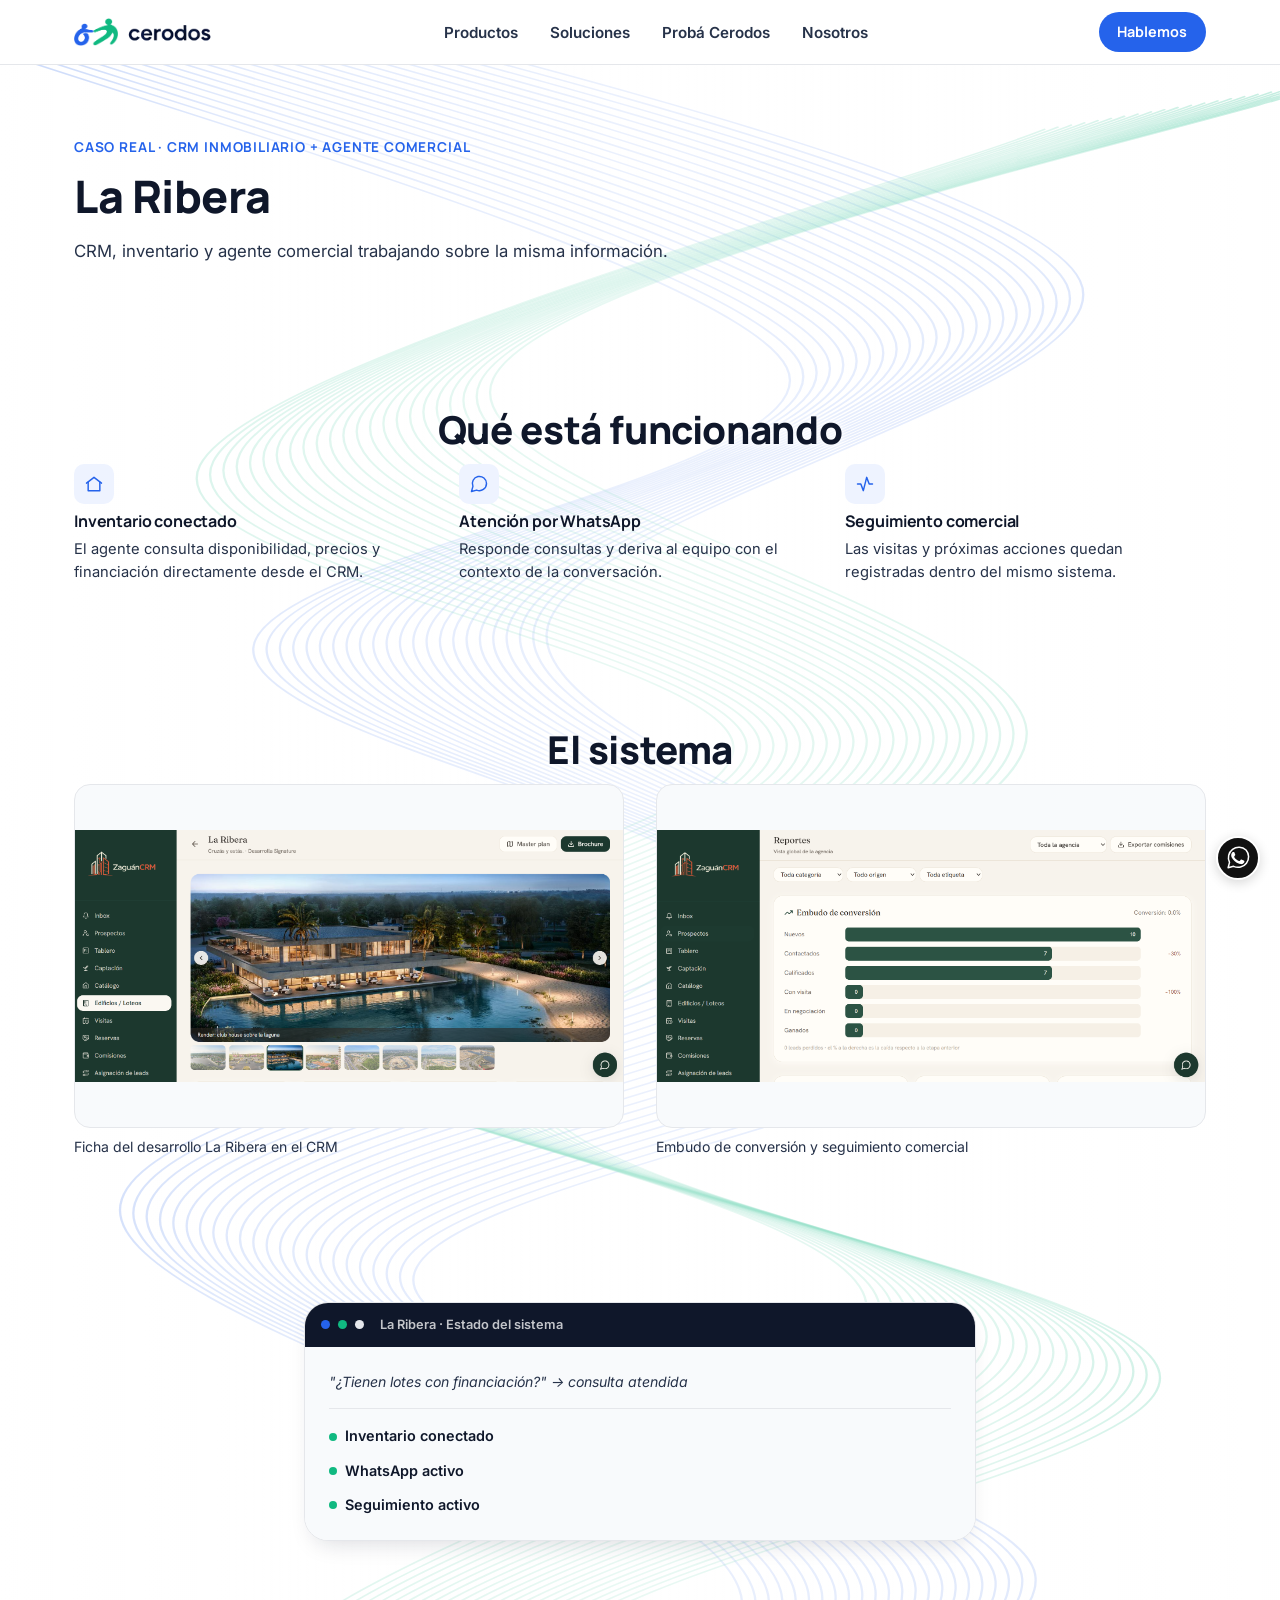
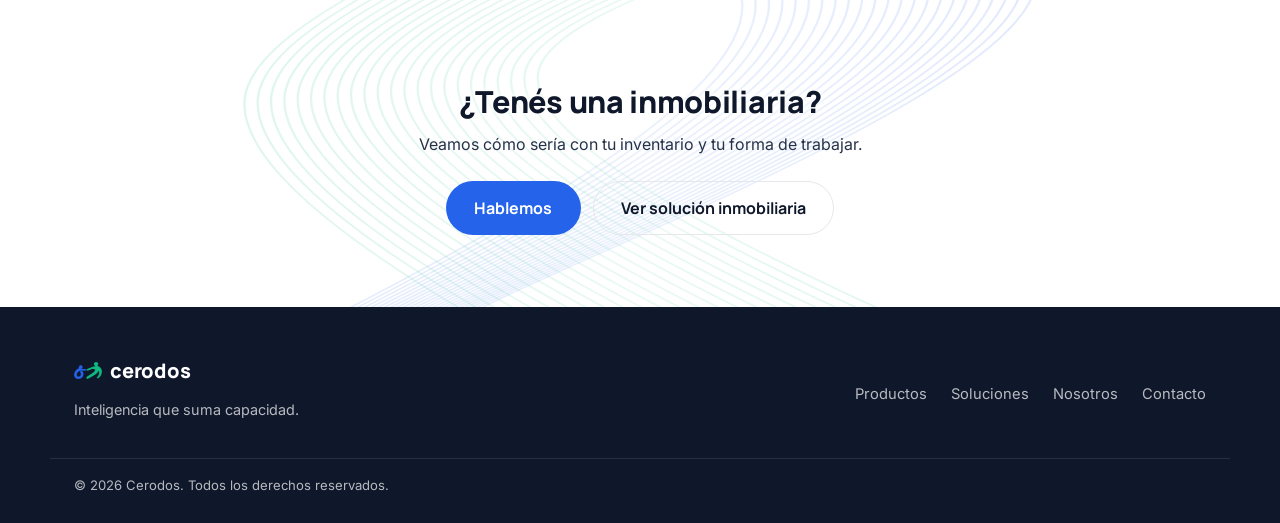
<file: casos/la-ribera.html>
<!DOCTYPE html>
<html lang="es">
<head>
  <meta charset="UTF-8" />
  <meta name="viewport" content="width=device-width, initial-scale=1.0" />
  <title>La Ribera — Caso real de Cerodos</title>
  <meta name="description" content="CRM inmobiliario, inventario conectado y agente comercial por WhatsApp trabajando sobre la misma información." />

  <!-- Tipografías de marca: Manrope (títulos) e Inter (texto/interfaz) -->
  <link rel="preconnect" href="https://fonts.googleapis.com" />
  <link rel="preconnect" href="https://fonts.gstatic.com" crossorigin />
  <link href="https://fonts.googleapis.com/css2?family=Manrope:wght@500;600;700;800&amp;family=Inter:wght@400;500;600;700&amp;display=swap" rel="stylesheet" />

  <link rel="icon" href="../assets/logo/cerodos-favicon-16.png" type="image/png" sizes="16x16" />
  <link rel="icon" href="../assets/logo/cerodos-favicon-32.png" type="image/png" sizes="32x32" />
  <link rel="icon" href="../assets/logo/cerodos-favicon-64.png" type="image/png" sizes="64x64" />
  <link rel="stylesheet" href="../assets/css/cerodos.css" />

<link rel="stylesheet" href="../assets/css/fondos-v08.css" />
<style>main#main{--fondo-v08:url('../fondos-v12/la-ribera.svg')}</style>
<link rel="stylesheet" href="../assets/css/whatsapp.css">
<script defer src="../assets/js/whatsapp-config.js"></script>
<script defer src="../assets/js/whatsapp.js"></script>
<link rel="stylesheet" href="../assets/css/la-ribera-capturas-v16.css">
</head>
<body>
  <a class="skip-link" href="#main">Saltar al contenido principal</a>

  <!-- ============ HEADER (compartido — ver _partials.html) ============ -->
  <header class="site-header" id="top">
    <div class="container site-header__inner">
      <a class="brand" href="../index.html" aria-label="Cerodos — inicio">
        <img class="brand__isotipo" src="../assets/logo/cerodos-isotipo-caja-205x130.png" alt="" width="205" height="130" />
        <img class="brand__wordmark" src="../assets/logo/manual-extract-wordmark-dark.png" alt="" width="117" height="27" />
      </a>

      <nav class="main-nav" id="main-nav" aria-label="Navegación principal">
        <ul class="main-nav__list">
          <li><a href="../productos/index.html">Productos</a></li>
          <li><a href="../soluciones/index.html">Soluciones</a></li>
          <li><a href="../probar-cerodos/index.html">Probá Cerodos</a></li>
          <li><a href="../nosotros/index.html">Nosotros</a></li>
        </ul>
      </nav>

      <div class="site-header__actions">
        <a class="btn btn--primary btn--sm" href="#whatsapp" data-whatsapp>Hablemos</a>
        <button
          class="nav-toggle"
          id="nav-toggle"
          type="button"
          aria-expanded="false"
          aria-controls="mobile-nav"
          aria-label="Abrir menú de navegación"
        >
          <span class="nav-toggle__bar"></span>
          <span class="nav-toggle__bar"></span>
          <span class="nav-toggle__bar"></span>
        </button>
      </div>
    </div>

    <!-- Menú móvil -->
    <div class="mobile-nav" id="mobile-nav" data-state="closed">
      <ul class="mobile-nav__list">
          <li><a href="../productos/index.html">Productos</a></li>
          <li><a href="../soluciones/index.html">Soluciones</a></li>
          <li><a href="../probar-cerodos/index.html">Probá Cerodos</a></li>
          <li><a href="../nosotros/index.html">Nosotros</a></li>
          <li><a class="btn btn--primary btn--lg" href="#whatsapp" data-whatsapp>Hablemos</a></li>
      </ul>
    </div>
  </header>


  <main id="main">
    <!-- ============ HERO DE PÁGINA ============ -->
    <section class="section-block page-hero" aria-labelledby="page-title">
      <div class="container">
        <p class="eyebrow" data-reveal>Caso real · CRM inmobiliario + agente comercial</p>
        <h1 id="page-title" data-reveal>La Ribera</h1>
        <p class="page-hero__lead">CRM, inventario y agente comercial trabajando sobre la misma información.</p>
      </div>
    </section>

    <section class="section-block" aria-labelledby="pruebas-title">
      <div class="container">
        <h2 id="pruebas-title" class="section-title" data-reveal>Qué está funcionando</h2>
        <div class="feature-grid feature-grid--3 feature-grid--compact">
          <article class="feature" data-reveal>
            <span class="feature__icon" aria-hidden="true"><svg viewBox="0 0 24 24" fill="none" stroke="currentColor" stroke-width="1.75" stroke-linecap="round" stroke-linejoin="round"><path d="M3 11 12 4l9 7"/><path d="M5 10v10h14V10"/></svg></span>
            <h3>Inventario conectado</h3>
            <p>El agente consulta disponibilidad, precios y financiación directamente desde el CRM.</p>
          </article>
          <article class="feature" data-reveal data-reveal-delay="1">
            <span class="feature__icon" aria-hidden="true"><svg viewBox="0 0 24 24" fill="none" stroke="currentColor" stroke-width="1.75" stroke-linecap="round" stroke-linejoin="round"><path d="M21 11.5a8.5 8.5 0 0 1-11.8 7.8L3 21l1.7-6.2A8.5 8.5 0 1 1 21 11.5Z"/></svg></span>
            <h3>Atención por WhatsApp</h3>
            <p>Responde consultas y deriva al equipo con el contexto de la conversación.</p>
          </article>
          <article class="feature" data-reveal data-reveal-delay="2">
            <span class="feature__icon" aria-hidden="true"><svg viewBox="0 0 24 24" fill="none" stroke="currentColor" stroke-width="1.75" stroke-linecap="round" stroke-linejoin="round"><path d="M3 12h4l3 8 4-16 3 8h4"/></svg></span>
            <h3>Seguimiento comercial</h3>
            <p>Las visitas y próximas acciones quedan registradas dentro del mismo sistema.</p>
          </article>
        </div>
      </div>
    </section>

    <!-- Capturas reales del sistema proporcionadas por el usuario. -->
    <section class="section-block" aria-labelledby="capturas-title">
      <div class="container">
        <h2 id="capturas-title" class="section-title" data-reveal>El sistema</h2>
        <div class="shots">
          <figure class="shot" data-reveal><a class="shot__frame" href="../assets/img/la-ribera-proyecto.png" target="_blank" rel="noopener" aria-label="Ampliar: Ficha de La Ribera en Zaguán CRM con galería del desarrollo"><img src="../assets/img/la-ribera-proyecto.png" alt="Ficha de La Ribera en Zaguán CRM con galería del desarrollo" width="1882" height="865" loading="lazy" decoding="async"></a><figcaption>Ficha del desarrollo La Ribera en el CRM</figcaption></figure>
          <figure class="shot" data-reveal><a class="shot__frame" href="../assets/img/la-ribera-embudo.png" target="_blank" rel="noopener" aria-label="Ampliar: Panel de reportes de Zaguán CRM con el embudo de conversión comercial"><img src="../assets/img/la-ribera-embudo.png" alt="Panel de reportes de Zaguán CRM con el embudo de conversión comercial" width="1890" height="867" loading="lazy" decoding="async"></a><figcaption>Embudo de conversión y seguimiento comercial</figcaption></figure>
        </div>
      </div>
    </section>

    <section class="section-block" aria-labelledby="estado-title">
      <div class="container narrow">
        <h2 id="estado-title" class="visually-hidden">Estado del sistema</h2>
        <div class="device-frame device-frame--compact" data-reveal aria-hidden="true">
          <div class="device-frame__bar">
            <span class="dot dot--blue"></span><span class="dot dot--green"></span><span class="dot dot--gray"></span>
            <span class="device-frame__title">La Ribera · Estado del sistema</span>
          </div>
          <div class="case-mock">
            <p class="case-mock__message">"¿Tienen lotes con financiación?" <span aria-hidden="true">&rarr;</span> consulta atendida</p>
            <ul class="case-mock__status">
              <li><span class="case-mock__dot"></span>Inventario conectado</li>
              <li><span class="case-mock__dot"></span>WhatsApp activo</li>
              <li><span class="case-mock__dot"></span>Seguimiento activo</li>
            </ul>
          </div>
        </div>
      </div>
    </section>

    <!-- ============ CTA ============ -->
    <section class="section-block cta-band" aria-labelledby="cta-title">
      <div class="container cta-band__inner" data-reveal>
        <h2 id="cta-title">¿Tenés una inmobiliaria?</h2>
        <p>Veamos cómo sería con tu inventario y tu forma de trabajar.</p>
        <div class="cta-band__actions">
          <a class="btn btn--primary btn--lg" href="#whatsapp" data-whatsapp>Hablemos</a>
          <a class="btn btn--ghost btn--lg" href="../soluciones/inmobiliarias.html">Ver solución inmobiliaria</a>
        </div>
      </div>
    </section>
  </main>


  <!-- ============ FOOTER (compartido — ver _partials.html) ============ -->
  <footer class="site-footer">
    <div class="container site-footer__inner">
      <div class="site-footer__brand">
        <a class="brand" href="../index.html" aria-label="Cerodos — inicio">
          <span class="brand__mark" aria-hidden="true"></span>
          <span class="brand__word">cerodos</span>
        </a>
        <p>Inteligencia que suma capacidad.</p>
      </div>

      <nav class="site-footer__links" aria-label="Enlaces del pie">
        <a href="../productos/index.html">Productos</a>
        <a href="../soluciones/index.html">Soluciones</a>
        <a href="../nosotros/index.html">Nosotros</a>
        <a href="../contacto/index.html">Contacto</a>
      </nav>
    </div>
    <div class="container site-footer__legal">
      <p>&copy; <span id="year"></span> Cerodos. Todos los derechos reservados.</p>
    </div>
  </footer>

  <script src="../assets/js/cerodos.js"></script>
<a class="wa-floating" href="#whatsapp" data-whatsapp aria-label="Hablemos por WhatsApp" title="Hablemos por WhatsApp"><svg viewBox="0 0 32 32" width="32" height="32" aria-hidden="true" focusable="false"><path fill="none" stroke="currentColor" stroke-width="2" stroke-linejoin="round" d="M26.7 5.3a14 14 0 0 0-22 16.6L2.8 29l7.3-1.9A14 14 0 0 0 26.7 5.3Z"/><path fill="currentColor" d="M11.3 8.7c-.3-.7-.6-.7-.9-.7h-.8c-.3 0-.8.1-1.2.6-.4.5-1.5 1.5-1.5 3.6s1.5 4.1 1.7 4.4c.2.3 3 4.7 7.4 6.4 3.7 1.5 4.4 1.2 5.2 1.1.8-.1 2.6-1.1 3-2.1.4-1 .4-1.9.3-2.1-.1-.2-.4-.3-.9-.5l-3-1.4c-.4-.2-.7-.3-1 .2-.3.5-1.1 1.4-1.4 1.7-.3.3-.5.3-1 .1-.5-.2-2-.7-3.7-2.3-1.4-1.2-2.3-2.7-2.5-3.2-.3-.5 0-.7.2-.9l.7-.8c.2-.3.3-.5.4-.8.2-.3.1-.6 0-.8l-1.1-2.5Z"/></svg></a>
</body>
</html>
</file>
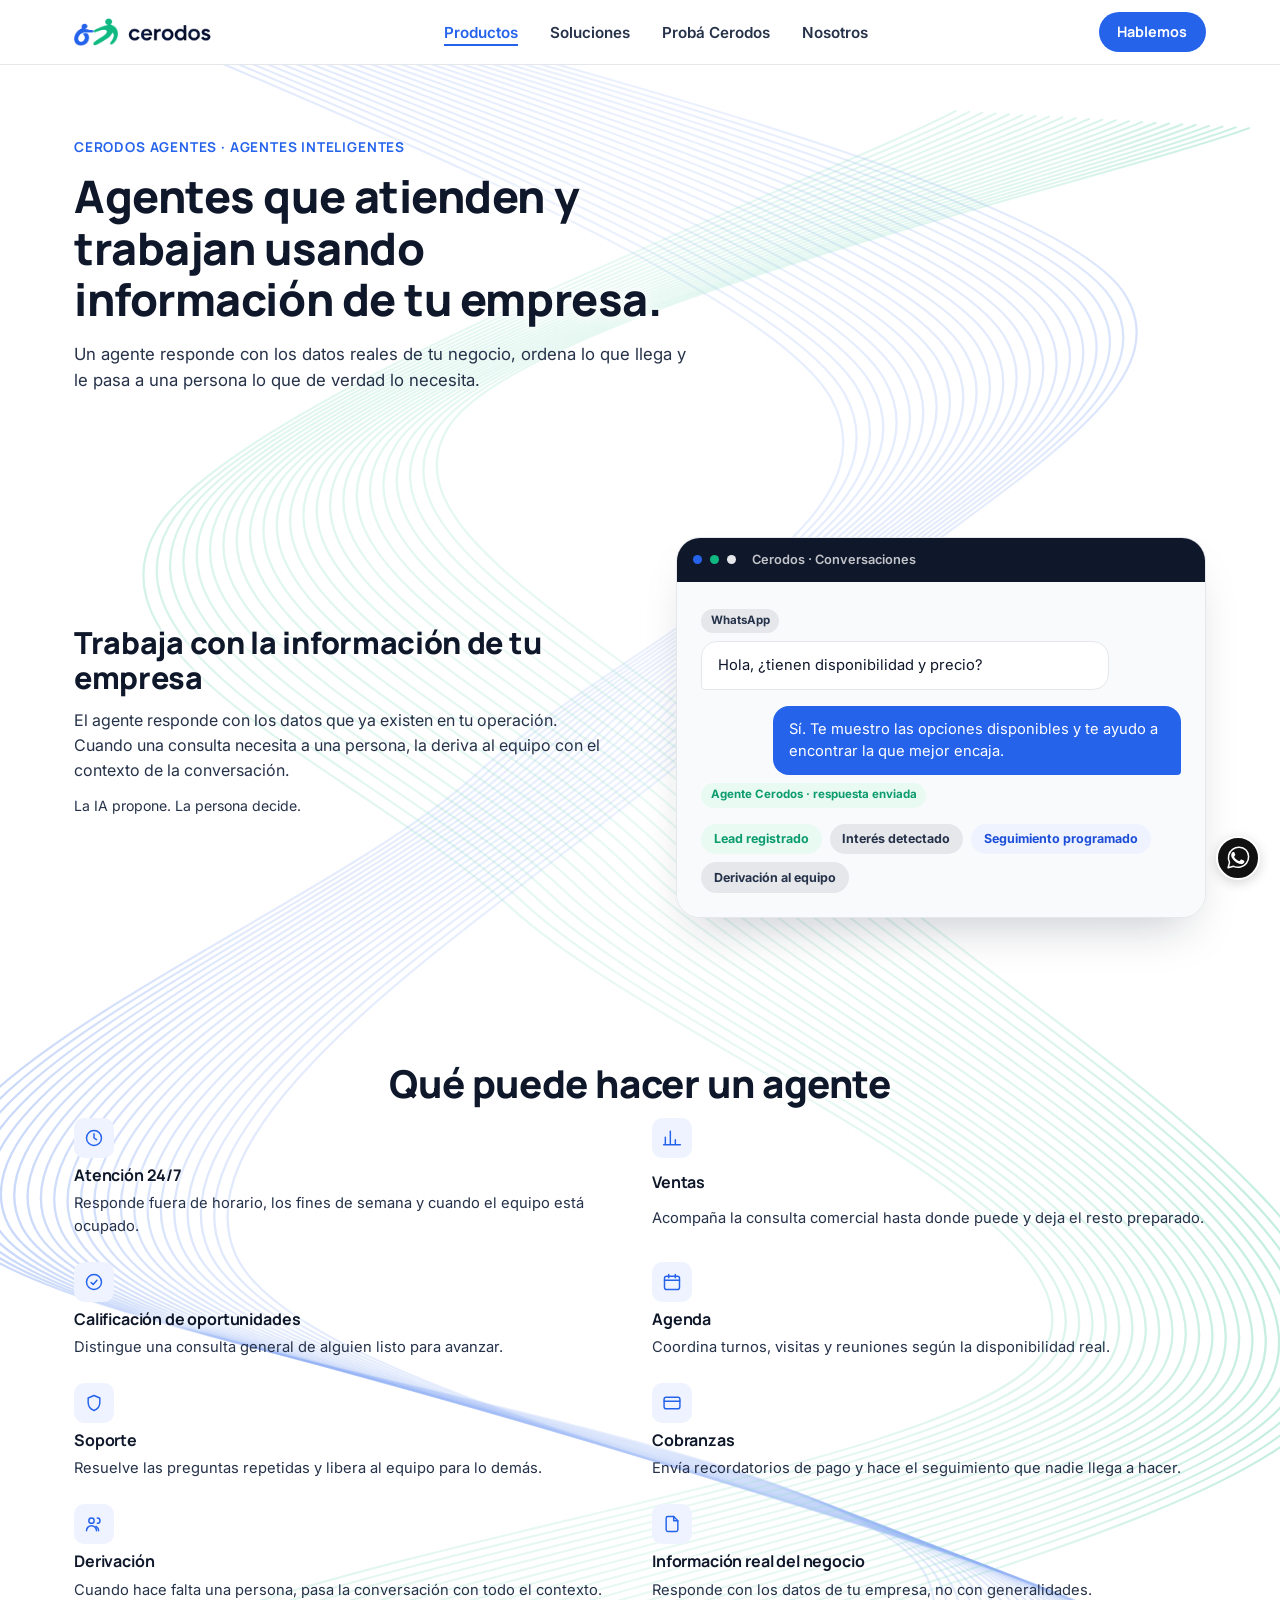
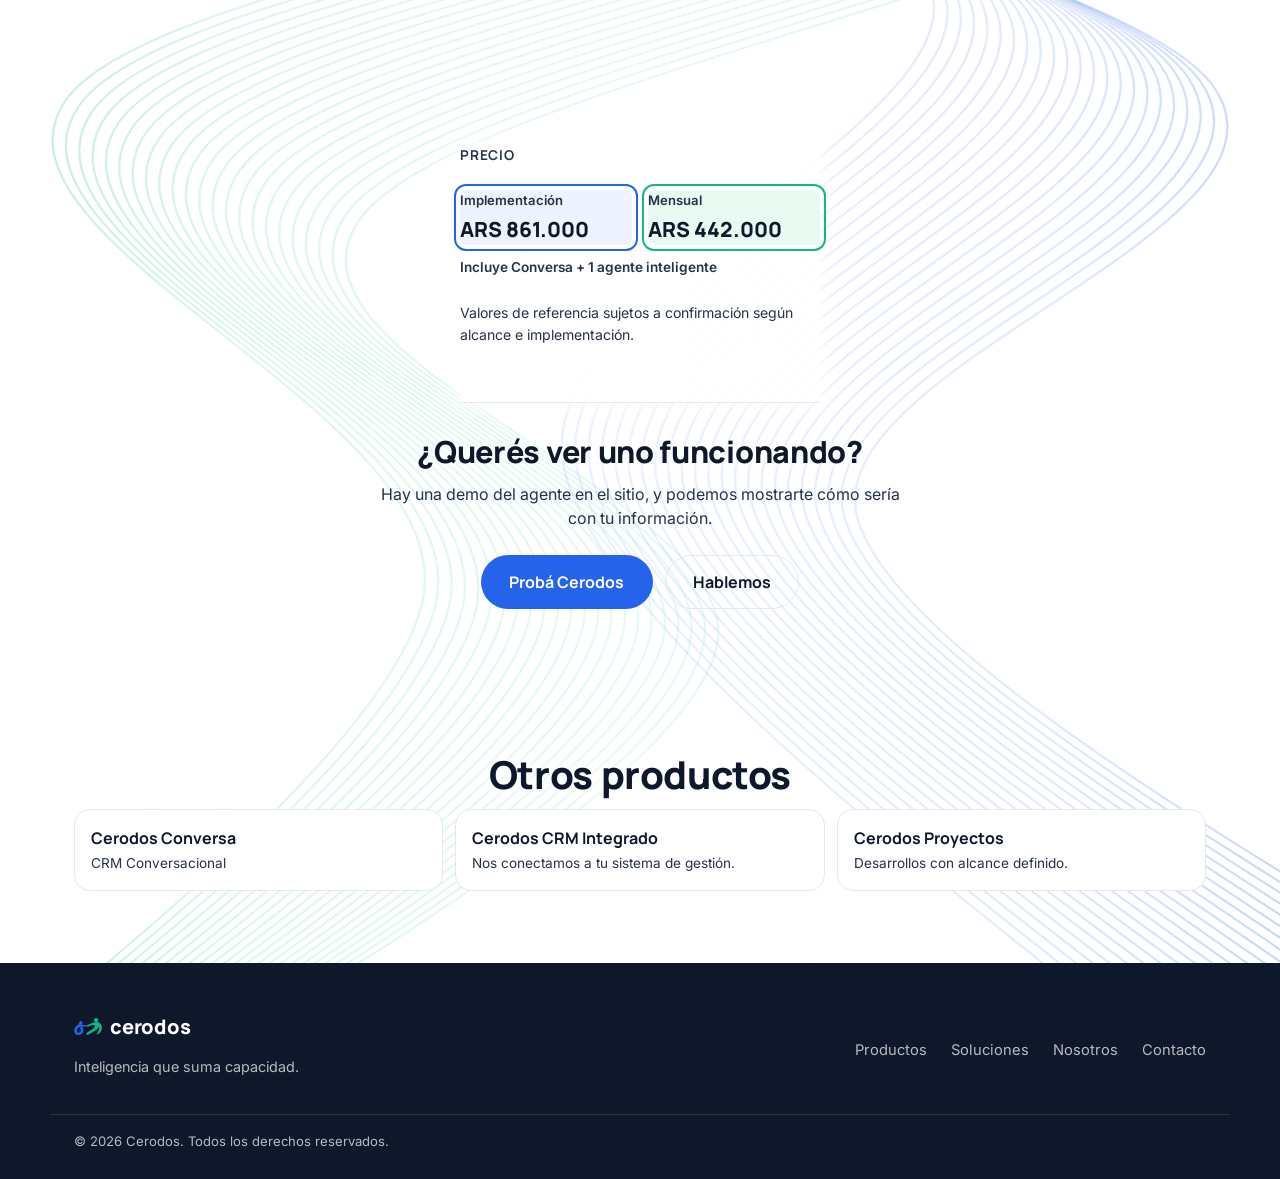
<file: productos/agentes.html>
<!DOCTYPE html>
<html lang="es">
<head>
  <meta charset="UTF-8" />
  <meta name="viewport" content="width=device-width, initial-scale=1.0" />
  <title>Cerodos Agentes — Agentes Inteligentes</title>
  <meta name="description" content="Agentes que atienden 24/7, califican oportunidades, agendan, hacen seguimiento y derivan al equipo usando la información real de tu empresa." />

  <!-- Tipografías de marca: Manrope (títulos) e Inter (texto/interfaz) -->
  <link rel="preconnect" href="https://fonts.googleapis.com" />
  <link rel="preconnect" href="https://fonts.gstatic.com" crossorigin />
  <link href="https://fonts.googleapis.com/css2?family=Manrope:wght@500;600;700;800&amp;family=Inter:wght@400;500;600;700&amp;display=swap" rel="stylesheet" />

  <link rel="icon" href="../assets/logo/cerodos-favicon-16.png" type="image/png" sizes="16x16" />
  <link rel="icon" href="../assets/logo/cerodos-favicon-32.png" type="image/png" sizes="32x32" />
  <link rel="icon" href="../assets/logo/cerodos-favicon-64.png" type="image/png" sizes="64x64" />
  <link rel="stylesheet" href="../assets/css/cerodos.css" />

<link rel="stylesheet" href="../assets/css/precios-v07.css" />
<link rel="stylesheet" href="../assets/css/fondos-v08.css" />
<style>main#main{--fondo-v08:url('../fondos-v12/agentes.svg')}</style>
<link rel="stylesheet" href="../assets/css/whatsapp.css">
<script defer src="../assets/js/whatsapp-config.js"></script>
<script defer src="../assets/js/whatsapp.js"></script>
</head>
<body>
  <a class="skip-link" href="#main">Saltar al contenido principal</a>

  <!-- ============ HEADER (compartido — ver _partials.html) ============ -->
  <header class="site-header" id="top">
    <div class="container site-header__inner">
      <a class="brand" href="../index.html" aria-label="Cerodos — inicio">
        <img class="brand__isotipo" src="../assets/logo/cerodos-isotipo-caja-205x130.png" alt="" width="205" height="130" />
        <img class="brand__wordmark" src="../assets/logo/manual-extract-wordmark-dark.png" alt="" width="117" height="27" />
      </a>

      <nav class="main-nav" id="main-nav" aria-label="Navegación principal">
        <ul class="main-nav__list">
          <li><a href="../productos/index.html" aria-current="true">Productos</a></li>
          <li><a href="../soluciones/index.html">Soluciones</a></li>
          <li><a href="../probar-cerodos/index.html">Probá Cerodos</a></li>
          <li><a href="../nosotros/index.html">Nosotros</a></li>
        </ul>
      </nav>

      <div class="site-header__actions">
        <a class="btn btn--primary btn--sm" href="#whatsapp" data-whatsapp>Hablemos</a>
        <button
          class="nav-toggle"
          id="nav-toggle"
          type="button"
          aria-expanded="false"
          aria-controls="mobile-nav"
          aria-label="Abrir menú de navegación"
        >
          <span class="nav-toggle__bar"></span>
          <span class="nav-toggle__bar"></span>
          <span class="nav-toggle__bar"></span>
        </button>
      </div>
    </div>

    <!-- Menú móvil -->
    <div class="mobile-nav" id="mobile-nav" data-state="closed">
      <ul class="mobile-nav__list">
          <li><a href="../productos/index.html" aria-current="true">Productos</a></li>
          <li><a href="../soluciones/index.html">Soluciones</a></li>
          <li><a href="../probar-cerodos/index.html">Probá Cerodos</a></li>
          <li><a href="../nosotros/index.html">Nosotros</a></li>
          <li><a class="btn btn--primary btn--lg" href="#whatsapp" data-whatsapp>Hablemos</a></li>
      </ul>
    </div>
  </header>


  <main id="main">
    <!-- ============ HERO DE PÁGINA ============ -->
    <section class="section-block page-hero" aria-labelledby="page-title">
      <div class="container">
        <p class="eyebrow" data-reveal>Cerodos Agentes · Agentes Inteligentes</p>
        <h1 id="page-title" data-reveal>Agentes que atienden y trabajan usando información de tu empresa.</h1>
        <p class="page-hero__lead">Un agente responde con los datos reales de tu negocio, ordena lo que llega y le pasa a una persona lo que de verdad lo necesita.</p>
      </div>
    </section>

    <!-- ============ CÓMO TRABAJA ============ -->
    <section class="section-block" aria-labelledby="flow-title">
      <div class="container split">
        <div class="split__copy" data-reveal>
          <h2 id="flow-title">Trabaja con la información de tu empresa</h2>
          <p>
            El agente responde con los datos que ya existen en tu operación. Cuando
            una consulta necesita a una persona, la deriva al equipo con el contexto
            de la conversación.
          </p>
          <p class="note">La IA propone. La persona decide.</p>
        </div>
        <div class="split__visual" data-reveal data-reveal-delay="1" aria-hidden="true">
          <div class="device-frame">
            <div class="device-frame__bar">
              <span class="dot dot--blue"></span><span class="dot dot--green"></span><span class="dot dot--gray"></span>
              <span class="device-frame__title">Cerodos · Conversaciones</span>
            </div>
            <div class="flow" id="hero-flow">
              <div class="flow__step" data-step="1">
                <span class="flow__badge flow__badge--incoming">WhatsApp</span>
                <p class="flow__bubble flow__bubble--in">Hola, ¿tienen disponibilidad y precio?</p>
              </div>
              <div class="flow__step" data-step="2">
                <p class="flow__bubble flow__bubble--out">
                  Sí. Te muestro las opciones disponibles y te ayudo a encontrar la que mejor encaja.
                </p>
                <span class="flow__badge flow__badge--agent">Agente Cerodos · respuesta enviada</span>
              </div>
              <div class="flow__step flow__step--tags" data-step="3">
                <span class="flow__tag flow__tag--success">Lead registrado</span>
                <span class="flow__tag flow__tag--neutral">Interés detectado</span>
                <span class="flow__tag flow__tag--info">Seguimiento programado</span>
                <span class="flow__tag flow__tag--neutral">Derivación al equipo</span>
              </div>
            </div>
          </div>
        </div>
      </div>
    </section>

    <section class="section-block" aria-labelledby="features-title">
      <div class="container">
        <h2 id="features-title" class="section-title" data-reveal>Qué puede hacer un agente</h2>
        <div class="feature-grid feature-grid--2 feature-grid--compact">
          <article class="feature" data-reveal>
            <span class="feature__icon" aria-hidden="true"><svg viewBox="0 0 24 24" fill="none" stroke="currentColor" stroke-width="1.75" stroke-linecap="round" stroke-linejoin="round"><circle cx="12" cy="12" r="9"/><path d="M12 7v5l3 2"/></svg></span>
            <h3>Atención 24/7</h3>
            <p>Responde fuera de horario, los fines de semana y cuando el equipo está ocupado.</p>
          </article>
          <article class="feature" data-reveal data-reveal-delay="1">
            <span class="feature__icon" aria-hidden="true"><svg viewBox="0 0 24 24" fill="none" stroke="currentColor" stroke-width="1.75" stroke-linecap="round" stroke-linejoin="round"><path d="M4 20V11M10 20V4M16 20v-6M2 20h20"/></svg></span>
            <h3>Ventas</h3>
            <p>Acompaña la consulta comercial hasta donde puede y deja el resto preparado.</p>
          </article>
          <article class="feature" data-reveal data-reveal-delay="2">
            <span class="feature__icon" aria-hidden="true"><svg viewBox="0 0 24 24" fill="none" stroke="currentColor" stroke-width="1.75" stroke-linecap="round" stroke-linejoin="round"><circle cx="12" cy="12" r="9"/><path d="m8.5 12.5 2.5 2.5 4.5-5"/></svg></span>
            <h3>Calificación de oportunidades</h3>
            <p>Distingue una consulta general de alguien listo para avanzar.</p>
          </article>
          <article class="feature" data-reveal data-reveal-delay="3">
            <span class="feature__icon" aria-hidden="true"><svg viewBox="0 0 24 24" fill="none" stroke="currentColor" stroke-width="1.75" stroke-linecap="round" stroke-linejoin="round"><rect x="3" y="5" width="18" height="16" rx="2.5"/><path d="M8 3v4M16 3v4M3 10h18"/></svg></span>
            <h3>Agenda</h3>
            <p>Coordina turnos, visitas y reuniones según la disponibilidad real.</p>
          </article>
          <article class="feature" data-reveal data-reveal-delay="3">
            <span class="feature__icon" aria-hidden="true"><svg viewBox="0 0 24 24" fill="none" stroke="currentColor" stroke-width="1.75" stroke-linecap="round" stroke-linejoin="round"><path d="M12 3l7 3v5.5c0 4.3-3 8-7 9.5-4-1.5-7-5.2-7-9.5V6l7-3Z"/></svg></span>
            <h3>Soporte</h3>
            <p>Resuelve las preguntas repetidas y libera al equipo para lo demás.</p>
          </article>
          <article class="feature" data-reveal data-reveal-delay="3">
            <span class="feature__icon" aria-hidden="true"><svg viewBox="0 0 24 24" fill="none" stroke="currentColor" stroke-width="1.75" stroke-linecap="round" stroke-linejoin="round"><rect x="2.5" y="5" width="19" height="14" rx="2.5"/><path d="M2.5 10h19"/></svg></span>
            <h3>Cobranzas</h3>
            <p>Envía recordatorios de pago y hace el seguimiento que nadie llega a hacer.</p>
          </article>
          <article class="feature" data-reveal data-reveal-delay="3">
            <span class="feature__icon" aria-hidden="true"><svg viewBox="0 0 24 24" fill="none" stroke="currentColor" stroke-width="1.75" stroke-linecap="round" stroke-linejoin="round"><circle cx="9" cy="8" r="3.2"/><path d="M3 20a6 6 0 0 1 12 0"/><path d="M16 11.2A3.2 3.2 0 1 0 16 4.8"/><path d="M17.5 20a6 6 0 0 0-3-5.2"/></svg></span>
            <h3>Derivación</h3>
            <p>Cuando hace falta una persona, pasa la conversación con todo el contexto.</p>
          </article>
          <article class="feature" data-reveal data-reveal-delay="3">
            <span class="feature__icon" aria-hidden="true"><svg viewBox="0 0 24 24" fill="none" stroke="currentColor" stroke-width="1.75" stroke-linecap="round" stroke-linejoin="round"><path d="M14 3H7a2 2 0 0 0-2 2v14a2 2 0 0 0 2 2h10a2 2 0 0 0 2-2V8l-5-5Z"/><path d="M14 3v5h5"/></svg></span>
            <h3>Información real del negocio</h3>
            <p>Responde con los datos de tu empresa, no con generalidades.</p>
          </article>
        </div>
      </div>
    </section>

    <!-- ============ PRECIO + CTA ============ -->
    <section class="section-block cta-band" aria-labelledby="cta-title">
      <div class="container cta-band__inner" data-reveal>
        <div class="product-commercial">
          <p class="eyebrow">Precio</p>
          <div class="product-commercial__pricing">
            <div class="product-commercial__row">
              <span class="product-commercial__label">Implementación</span>
              <span class="product-commercial__amount">ARS 861.000</span>
            </div>
            <div class="product-commercial__row">
              <span class="product-commercial__label">Mensual</span>
              <span class="product-commercial__amount">ARS 442.000</span>
            </div>
          </div>
          <p class="product-commercial__includes">Incluye Conversa + 1 agente inteligente</p>
          <p class="note">Valores de referencia sujetos a confirmación según alcance e implementación.</p>
        </div>
        <h2 id="cta-title">¿Querés ver uno funcionando?</h2>
        <p>Hay una demo del agente en el sitio, y podemos mostrarte cómo sería con tu información.</p>
        <div class="cta-band__actions">
          <a class="btn btn--primary btn--lg" href="../probar-cerodos/index.html">Probá Cerodos</a>
          <a class="btn btn--ghost btn--lg" href="#whatsapp" data-whatsapp>Hablemos</a>
        </div>
      </div>
    </section>

    <!-- ============ OTROS PRODUCTOS ============ -->
    <section class="section-block other-products" aria-labelledby="other-title">
      <div class="container">
        <h2 id="other-title" class="section-title" data-reveal>Otros productos</h2>
        <div class="other-products__list" data-reveal>
            <a class="other-products__item" href="../productos/conversa.html">
              <span class="other-products__name">Cerodos Conversa</span>
              <span class="other-products__sub">CRM Conversacional</span>
            </a>
            <a class="other-products__item" href="../productos/crm-integrado.html">
              <span class="other-products__name">Cerodos CRM Integrado</span>
              <span class="other-products__sub">Nos conectamos a tu sistema de gestión.</span>
            </a>
            <a class="other-products__item" href="../productos/proyectos.html">
              <span class="other-products__name">Cerodos Proyectos</span>
              <span class="other-products__sub">Desarrollos con alcance definido.</span>
            </a>
        </div>
      </div>
    </section>
  </main>


  <!-- ============ FOOTER (compartido — ver _partials.html) ============ -->
  <footer class="site-footer">
    <div class="container site-footer__inner">
      <div class="site-footer__brand">
        <a class="brand" href="../index.html" aria-label="Cerodos — inicio">
          <span class="brand__mark" aria-hidden="true"></span>
          <span class="brand__word">cerodos</span>
        </a>
        <p>Inteligencia que suma capacidad.</p>
      </div>

      <nav class="site-footer__links" aria-label="Enlaces del pie">
        <a href="../productos/index.html">Productos</a>
        <a href="../soluciones/index.html">Soluciones</a>
        <a href="../nosotros/index.html">Nosotros</a>
        <a href="../contacto/index.html">Contacto</a>
      </nav>
    </div>
    <div class="container site-footer__legal">
      <p>&copy; <span id="year"></span> Cerodos. Todos los derechos reservados.</p>
    </div>
  </footer>

  <script src="../assets/js/cerodos.js"></script>
<a class="wa-floating" href="#whatsapp" data-whatsapp aria-label="Hablemos por WhatsApp" title="Hablemos por WhatsApp"><svg viewBox="0 0 32 32" width="32" height="32" aria-hidden="true" focusable="false"><path fill="none" stroke="currentColor" stroke-width="2" stroke-linejoin="round" d="M26.7 5.3a14 14 0 0 0-22 16.6L2.8 29l7.3-1.9A14 14 0 0 0 26.7 5.3Z"/><path fill="currentColor" d="M11.3 8.7c-.3-.7-.6-.7-.9-.7h-.8c-.3 0-.8.1-1.2.6-.4.5-1.5 1.5-1.5 3.6s1.5 4.1 1.7 4.4c.2.3 3 4.7 7.4 6.4 3.7 1.5 4.4 1.2 5.2 1.1.8-.1 2.6-1.1 3-2.1.4-1 .4-1.9.3-2.1-.1-.2-.4-.3-.9-.5l-3-1.4c-.4-.2-.7-.3-1 .2-.3.5-1.1 1.4-1.4 1.7-.3.3-.5.3-1 .1-.5-.2-2-.7-3.7-2.3-1.4-1.2-2.3-2.7-2.5-3.2-.3-.5 0-.7.2-.9l.7-.8c.2-.3.3-.5.4-.8.2-.3.1-.6 0-.8l-1.1-2.5Z"/></svg></a>
</body>
</html>
</file>
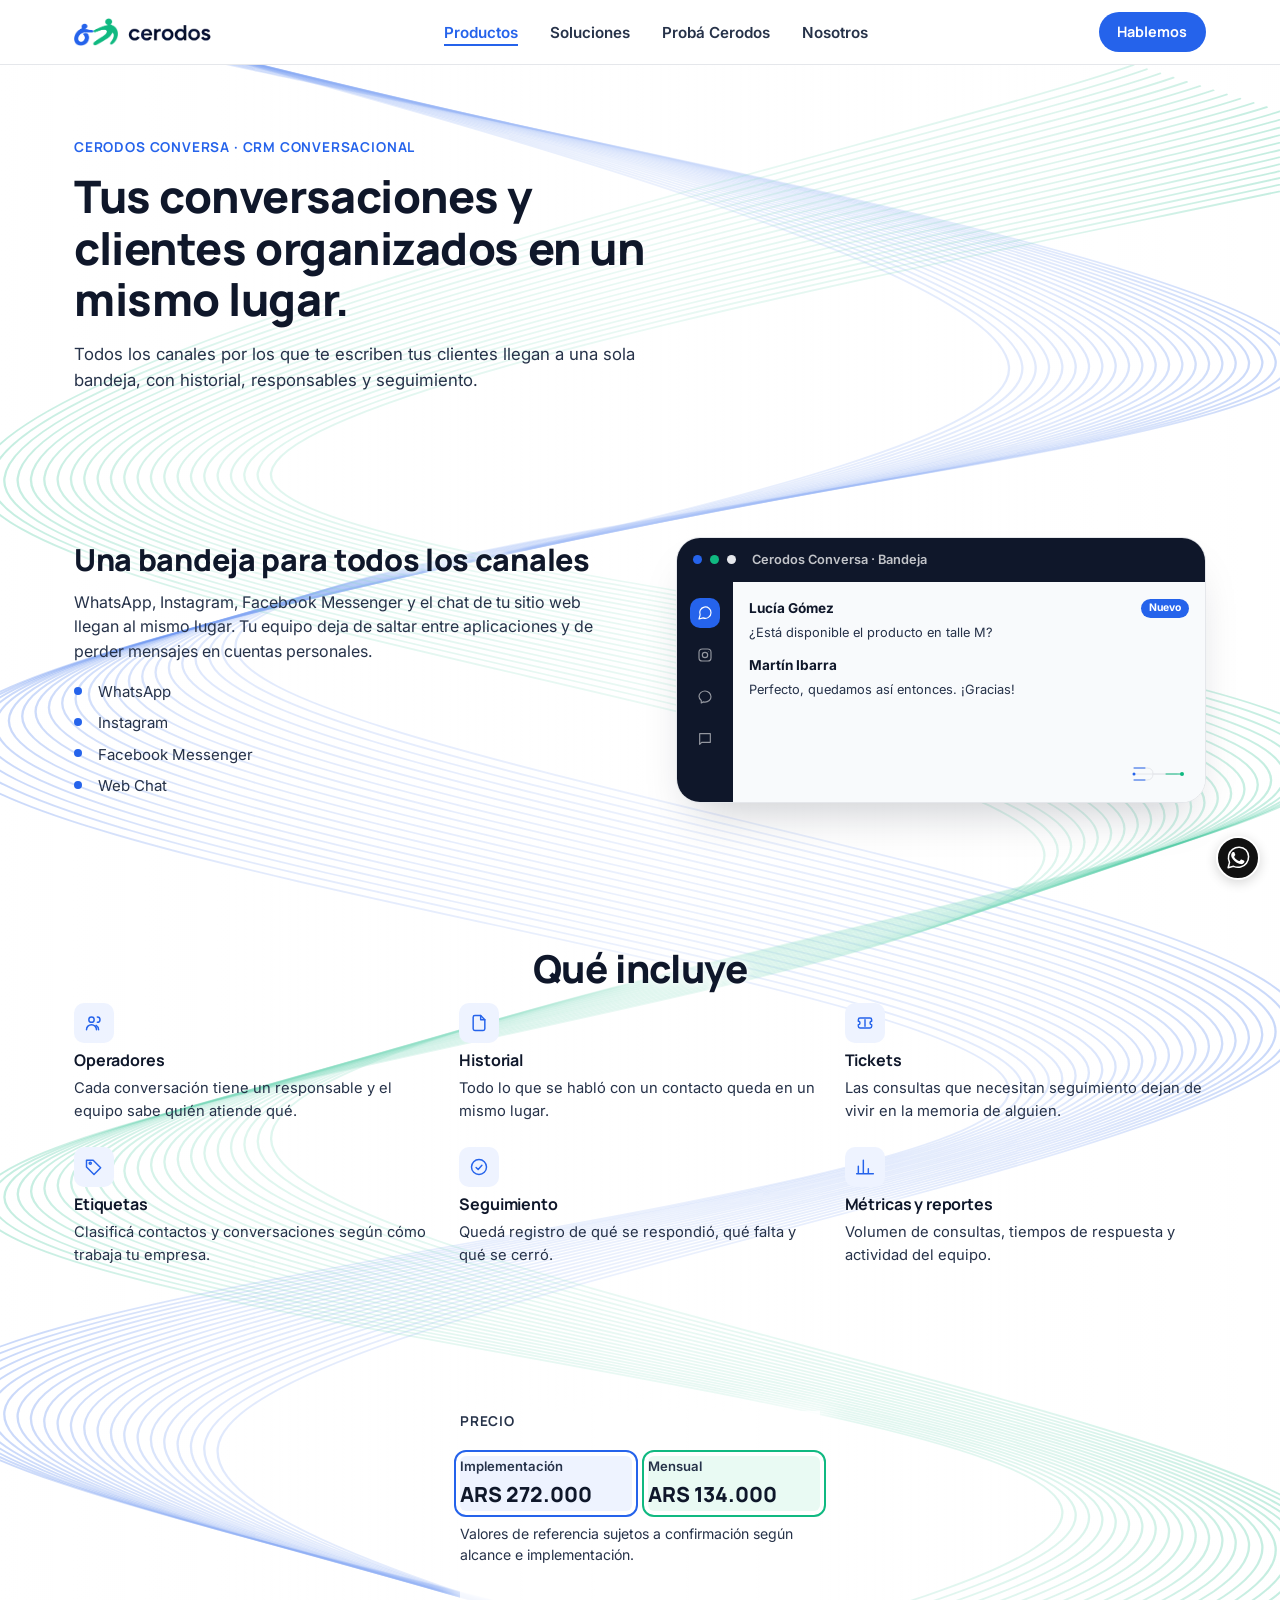
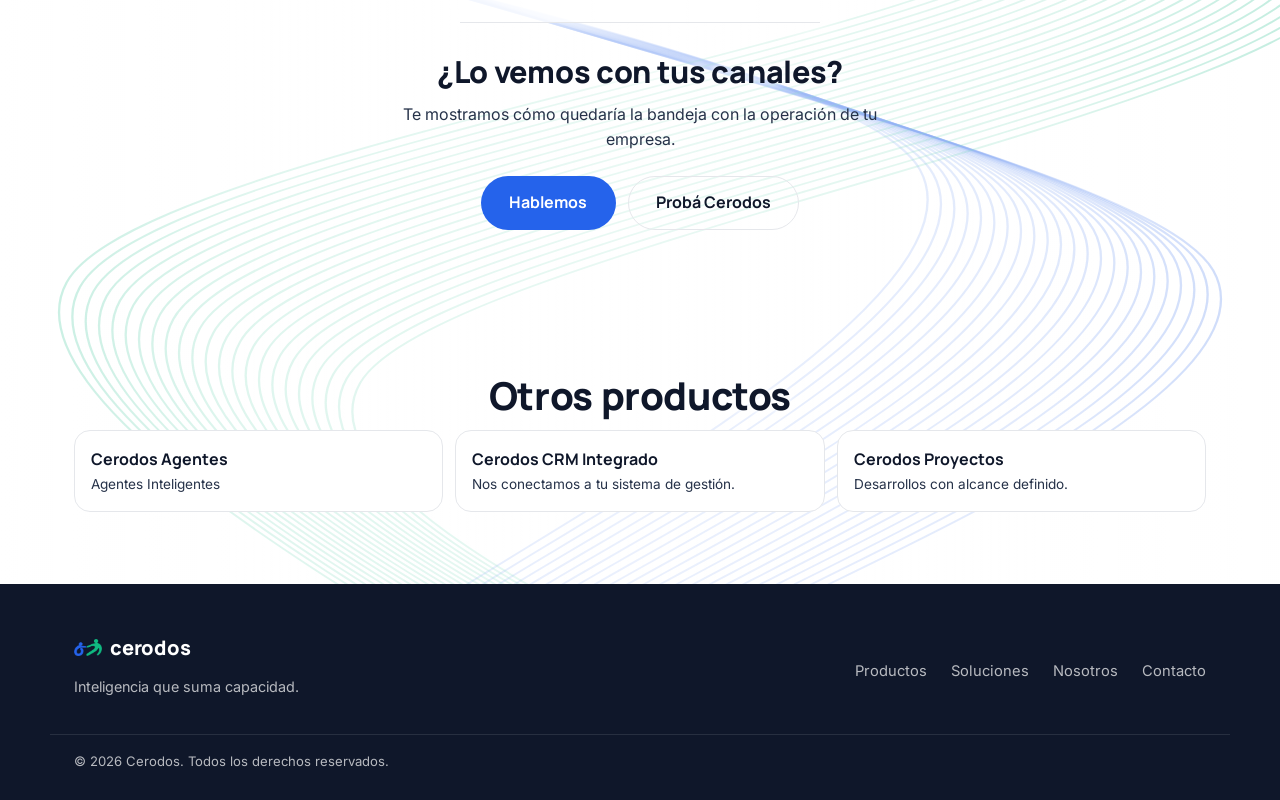
<file: productos/conversa.html>
<!DOCTYPE html>
<html lang="es">
<head>
  <meta charset="UTF-8" />
  <meta name="viewport" content="width=device-width, initial-scale=1.0" />
  <title>Cerodos Conversa — CRM Conversacional</title>
  <meta name="description" content="WhatsApp, Instagram, Messenger y Web Chat en una sola bandeja, con operadores, historial, tickets, etiquetas y métricas." />

  <!-- Tipografías de marca: Manrope (títulos) e Inter (texto/interfaz) -->
  <link rel="preconnect" href="https://fonts.googleapis.com" />
  <link rel="preconnect" href="https://fonts.gstatic.com" crossorigin />
  <link href="https://fonts.googleapis.com/css2?family=Manrope:wght@500;600;700;800&amp;family=Inter:wght@400;500;600;700&amp;display=swap" rel="stylesheet" />

  <link rel="icon" href="../assets/logo/cerodos-favicon-16.png" type="image/png" sizes="16x16" />
  <link rel="icon" href="../assets/logo/cerodos-favicon-32.png" type="image/png" sizes="32x32" />
  <link rel="icon" href="../assets/logo/cerodos-favicon-64.png" type="image/png" sizes="64x64" />
  <link rel="stylesheet" href="../assets/css/cerodos.css" />

<link rel="stylesheet" href="../assets/css/precios-v07.css" />
<link rel="stylesheet" href="../assets/css/fondos-v08.css" />
<style>main#main{--fondo-v08:url('../fondos-v12/conversa.svg')}</style>
<link rel="stylesheet" href="../assets/css/whatsapp.css">
<script defer src="../assets/js/whatsapp-config.js"></script>
<script defer src="../assets/js/whatsapp.js"></script>
</head>
<body>
  <a class="skip-link" href="#main">Saltar al contenido principal</a>

  <!-- ============ HEADER (compartido — ver _partials.html) ============ -->
  <header class="site-header" id="top">
    <div class="container site-header__inner">
      <a class="brand" href="../index.html" aria-label="Cerodos — inicio">
        <img class="brand__isotipo" src="../assets/logo/cerodos-isotipo-caja-205x130.png" alt="" width="205" height="130" />
        <img class="brand__wordmark" src="../assets/logo/manual-extract-wordmark-dark.png" alt="" width="117" height="27" />
      </a>

      <nav class="main-nav" id="main-nav" aria-label="Navegación principal">
        <ul class="main-nav__list">
          <li><a href="../productos/index.html" aria-current="true">Productos</a></li>
          <li><a href="../soluciones/index.html">Soluciones</a></li>
          <li><a href="../probar-cerodos/index.html">Probá Cerodos</a></li>
          <li><a href="../nosotros/index.html">Nosotros</a></li>
        </ul>
      </nav>

      <div class="site-header__actions">
        <a class="btn btn--primary btn--sm" href="#whatsapp" data-whatsapp>Hablemos</a>
        <button
          class="nav-toggle"
          id="nav-toggle"
          type="button"
          aria-expanded="false"
          aria-controls="mobile-nav"
          aria-label="Abrir menú de navegación"
        >
          <span class="nav-toggle__bar"></span>
          <span class="nav-toggle__bar"></span>
          <span class="nav-toggle__bar"></span>
        </button>
      </div>
    </div>

    <!-- Menú móvil -->
    <div class="mobile-nav" id="mobile-nav" data-state="closed">
      <ul class="mobile-nav__list">
          <li><a href="../productos/index.html" aria-current="true">Productos</a></li>
          <li><a href="../soluciones/index.html">Soluciones</a></li>
          <li><a href="../probar-cerodos/index.html">Probá Cerodos</a></li>
          <li><a href="../nosotros/index.html">Nosotros</a></li>
          <li><a class="btn btn--primary btn--lg" href="#whatsapp" data-whatsapp>Hablemos</a></li>
      </ul>
    </div>
  </header>


  <main id="main">
    <!-- ============ HERO DE PÁGINA ============ -->
    <section class="section-block page-hero" aria-labelledby="page-title">
      <div class="container">
        <p class="eyebrow" data-reveal>Cerodos Conversa · CRM Conversacional</p>
        <h1 id="page-title" data-reveal>Tus conversaciones y clientes organizados en un mismo lugar.</h1>
        <p class="page-hero__lead">Todos los canales por los que te escriben tus clientes llegan a una sola bandeja, con historial, responsables y seguimiento.</p>
      </div>
    </section>

    <!-- ============ CANALES ============ -->
    <section class="section-block" aria-labelledby="canales-title">
      <div class="container split">
        <div class="split__copy" data-reveal>
          <h2 id="canales-title">Una bandeja para todos los canales</h2>
          <p>
            WhatsApp, Instagram, Facebook Messenger y el chat de tu sitio web
            llegan al mismo lugar. Tu equipo deja de saltar entre aplicaciones y
            de perder mensajes en cuentas personales.
          </p>
          <ul class="tick-list">
            <li>WhatsApp</li>
            <li>Instagram</li>
            <li>Facebook Messenger</li>
            <li>Web Chat</li>
          </ul>
        </div>
        <div class="split__visual" data-reveal data-reveal-delay="1" aria-hidden="true">
          <div class="device-frame">
            <div class="device-frame__bar">
              <span class="dot dot--blue"></span><span class="dot dot--green"></span><span class="dot dot--gray"></span>
              <span class="device-frame__title">Cerodos Conversa · Bandeja</span>
            </div>
            <div class="mini-app">
              <div class="mini-app__sidebar">
                <span class="mini-app__channel mini-app__channel--active"><svg viewBox="0 0 24 24" fill="none" stroke="currentColor" stroke-width="1.75" stroke-linecap="round" stroke-linejoin="round"><path d="M21 11.5a8.5 8.5 0 0 1-11.8 7.8L3 21l1.7-6.2A8.5 8.5 0 1 1 21 11.5Z"/></svg></span>
                <span class="mini-app__channel"><svg viewBox="0 0 24 24" fill="none" stroke="currentColor" stroke-width="1.75" stroke-linecap="round" stroke-linejoin="round"><rect x="3" y="3" width="18" height="18" rx="5"/><circle cx="12" cy="12" r="4"/><circle cx="17.2" cy="6.8" r="0.6" fill="currentColor" stroke="none"/></svg></span>
                <span class="mini-app__channel"><svg viewBox="0 0 24 24" fill="none" stroke="currentColor" stroke-width="1.75" stroke-linecap="round" stroke-linejoin="round"><path d="M12 3C7 3 3 6.6 3 11c0 2.5 1.3 4.7 3.4 6.2V21l3.1-1.7c.8.2 1.6.3 2.5.3 5 0 9-3.6 9-8s-4-8.6-9-8.6Z"/></svg></span>
                <span class="mini-app__channel"><svg viewBox="0 0 24 24" fill="none" stroke="currentColor" stroke-width="1.75" stroke-linecap="round" stroke-linejoin="round"><path d="M4 4h16v13H7l-3 3V4Z"/></svg></span>
              </div>
              <div class="mini-app__main">
                <div class="mini-app__row"><span class="mini-app__name">Lucía Gómez</span><span class="mini-app__tag">Nuevo</span></div>
                <p class="mini-app__preview">¿Está disponible el producto en talle M?</p>
                <div class="mini-app__row"><span class="mini-app__name">Martín Ibarra</span></div>
                <p class="mini-app__preview">Perfecto, quedamos así entonces. ¡Gracias!</p>
              </div>
            </div>
          </div>
        </div>
      </div>
    </section>

    <section class="section-block" aria-labelledby="features-title">
      <div class="container">
        <h2 id="features-title" class="section-title" data-reveal>Qué incluye</h2>
        <div class="feature-grid feature-grid--3 feature-grid--compact">
          <article class="feature" data-reveal>
            <span class="feature__icon" aria-hidden="true"><svg viewBox="0 0 24 24" fill="none" stroke="currentColor" stroke-width="1.75" stroke-linecap="round" stroke-linejoin="round"><circle cx="9" cy="8" r="3.2"/><path d="M3 20a6 6 0 0 1 12 0"/><path d="M16 11.2A3.2 3.2 0 1 0 16 4.8"/><path d="M17.5 20a6 6 0 0 0-3-5.2"/></svg></span>
            <h3>Operadores</h3>
            <p>Cada conversación tiene un responsable y el equipo sabe quién atiende qué.</p>
          </article>
          <article class="feature" data-reveal data-reveal-delay="1">
            <span class="feature__icon" aria-hidden="true"><svg viewBox="0 0 24 24" fill="none" stroke="currentColor" stroke-width="1.75" stroke-linecap="round" stroke-linejoin="round"><path d="M14 3H7a2 2 0 0 0-2 2v14a2 2 0 0 0 2 2h10a2 2 0 0 0 2-2V8l-5-5Z"/><path d="M14 3v5h5"/></svg></span>
            <h3>Historial</h3>
            <p>Todo lo que se habló con un contacto queda en un mismo lugar.</p>
          </article>
          <article class="feature" data-reveal data-reveal-delay="2">
            <span class="feature__icon" aria-hidden="true"><svg viewBox="0 0 24 24" fill="none" stroke="currentColor" stroke-width="1.75" stroke-linecap="round" stroke-linejoin="round"><path d="M4 8a2 2 0 0 1 2-2h12a2 2 0 0 1 2 2v2a2 2 0 0 0 0 4v2a2 2 0 0 1-2 2H6a2 2 0 0 1-2-2v-2a2 2 0 0 0 0-4V8Z"/><path d="M12 8v8"/></svg></span>
            <h3>Tickets</h3>
            <p>Las consultas que necesitan seguimiento dejan de vivir en la memoria de alguien.</p>
          </article>
          <article class="feature" data-reveal data-reveal-delay="3">
            <span class="feature__icon" aria-hidden="true"><svg viewBox="0 0 24 24" fill="none" stroke="currentColor" stroke-width="1.75" stroke-linecap="round" stroke-linejoin="round"><path d="M3 12V4h8l9 9-8 8-9-9Z"/><circle cx="7.5" cy="7.5" r="1.3"/></svg></span>
            <h3>Etiquetas</h3>
            <p>Clasificá contactos y conversaciones según cómo trabaja tu empresa.</p>
          </article>
          <article class="feature" data-reveal data-reveal-delay="3">
            <span class="feature__icon" aria-hidden="true"><svg viewBox="0 0 24 24" fill="none" stroke="currentColor" stroke-width="1.75" stroke-linecap="round" stroke-linejoin="round"><circle cx="12" cy="12" r="9"/><path d="m8.5 12.5 2.5 2.5 4.5-5"/></svg></span>
            <h3>Seguimiento</h3>
            <p>Quedá registro de qué se respondió, qué falta y qué se cerró.</p>
          </article>
          <article class="feature" data-reveal data-reveal-delay="3">
            <span class="feature__icon" aria-hidden="true"><svg viewBox="0 0 24 24" fill="none" stroke="currentColor" stroke-width="1.75" stroke-linecap="round" stroke-linejoin="round"><path d="M4 20V11M10 20V4M16 20v-6M2 20h20"/></svg></span>
            <h3>Métricas y reportes</h3>
            <p>Volumen de consultas, tiempos de respuesta y actividad del equipo.</p>
          </article>
        </div>
      </div>
    </section>

    <!-- ============ PRECIO + CTA ============ -->
    <section class="section-block cta-band" aria-labelledby="cta-title">
      <div class="container cta-band__inner" data-reveal>
        <div class="product-commercial">
          <p class="eyebrow">Precio</p>
          <div class="product-commercial__pricing">
            <div class="product-commercial__row">
              <span class="product-commercial__label">Implementación</span>
              <span class="product-commercial__amount">ARS 272.000</span>
            </div>
            <div class="product-commercial__row">
              <span class="product-commercial__label">Mensual</span>
              <span class="product-commercial__amount">ARS 134.000</span>
            </div>
          </div>
          <p class="note">Valores de referencia sujetos a confirmación según alcance e implementación.</p>
        </div>
        <h2 id="cta-title">¿Lo vemos con tus canales?</h2>
        <p>Te mostramos cómo quedaría la bandeja con la operación de tu empresa.</p>
        <div class="cta-band__actions">
          <a class="btn btn--primary btn--lg" href="#whatsapp" data-whatsapp>Hablemos</a>
          <a class="btn btn--ghost btn--lg" href="../probar-cerodos/index.html">Probá Cerodos</a>
        </div>
      </div>
    </section>

    <!-- ============ OTROS PRODUCTOS ============ -->
    <section class="section-block other-products" aria-labelledby="other-title">
      <div class="container">
        <h2 id="other-title" class="section-title" data-reveal>Otros productos</h2>
        <div class="other-products__list" data-reveal>
            <a class="other-products__item" href="../productos/agentes.html">
              <span class="other-products__name">Cerodos Agentes</span>
              <span class="other-products__sub">Agentes Inteligentes</span>
            </a>
            <a class="other-products__item" href="../productos/crm-integrado.html">
              <span class="other-products__name">Cerodos CRM Integrado</span>
              <span class="other-products__sub">Nos conectamos a tu sistema de gestión.</span>
            </a>
            <a class="other-products__item" href="../productos/proyectos.html">
              <span class="other-products__name">Cerodos Proyectos</span>
              <span class="other-products__sub">Desarrollos con alcance definido.</span>
            </a>
        </div>
      </div>
    </section>
  </main>


  <!-- ============ FOOTER (compartido — ver _partials.html) ============ -->
  <footer class="site-footer">
    <div class="container site-footer__inner">
      <div class="site-footer__brand">
        <a class="brand" href="../index.html" aria-label="Cerodos — inicio">
          <span class="brand__mark" aria-hidden="true"></span>
          <span class="brand__word">cerodos</span>
        </a>
        <p>Inteligencia que suma capacidad.</p>
      </div>

      <nav class="site-footer__links" aria-label="Enlaces del pie">
        <a href="../productos/index.html">Productos</a>
        <a href="../soluciones/index.html">Soluciones</a>
        <a href="../nosotros/index.html">Nosotros</a>
        <a href="../contacto/index.html">Contacto</a>
      </nav>
    </div>
    <div class="container site-footer__legal">
      <p>&copy; <span id="year"></span> Cerodos. Todos los derechos reservados.</p>
    </div>
  </footer>

  <script src="../assets/js/cerodos.js"></script>
<a class="wa-floating" href="#whatsapp" data-whatsapp aria-label="Hablemos por WhatsApp" title="Hablemos por WhatsApp"><svg viewBox="0 0 32 32" width="32" height="32" aria-hidden="true" focusable="false"><path fill="none" stroke="currentColor" stroke-width="2" stroke-linejoin="round" d="M26.7 5.3a14 14 0 0 0-22 16.6L2.8 29l7.3-1.9A14 14 0 0 0 26.7 5.3Z"/><path fill="currentColor" d="M11.3 8.7c-.3-.7-.6-.7-.9-.7h-.8c-.3 0-.8.1-1.2.6-.4.5-1.5 1.5-1.5 3.6s1.5 4.1 1.7 4.4c.2.3 3 4.7 7.4 6.4 3.7 1.5 4.4 1.2 5.2 1.1.8-.1 2.6-1.1 3-2.1.4-1 .4-1.9.3-2.1-.1-.2-.4-.3-.9-.5l-3-1.4c-.4-.2-.7-.3-1 .2-.3.5-1.1 1.4-1.4 1.7-.3.3-.5.3-1 .1-.5-.2-2-.7-3.7-2.3-1.4-1.2-2.3-2.7-2.5-3.2-.3-.5 0-.7.2-.9l.7-.8c.2-.3.3-.5.4-.8.2-.3.1-.6 0-.8l-1.1-2.5Z"/></svg></a>
</body>
</html>
</file>
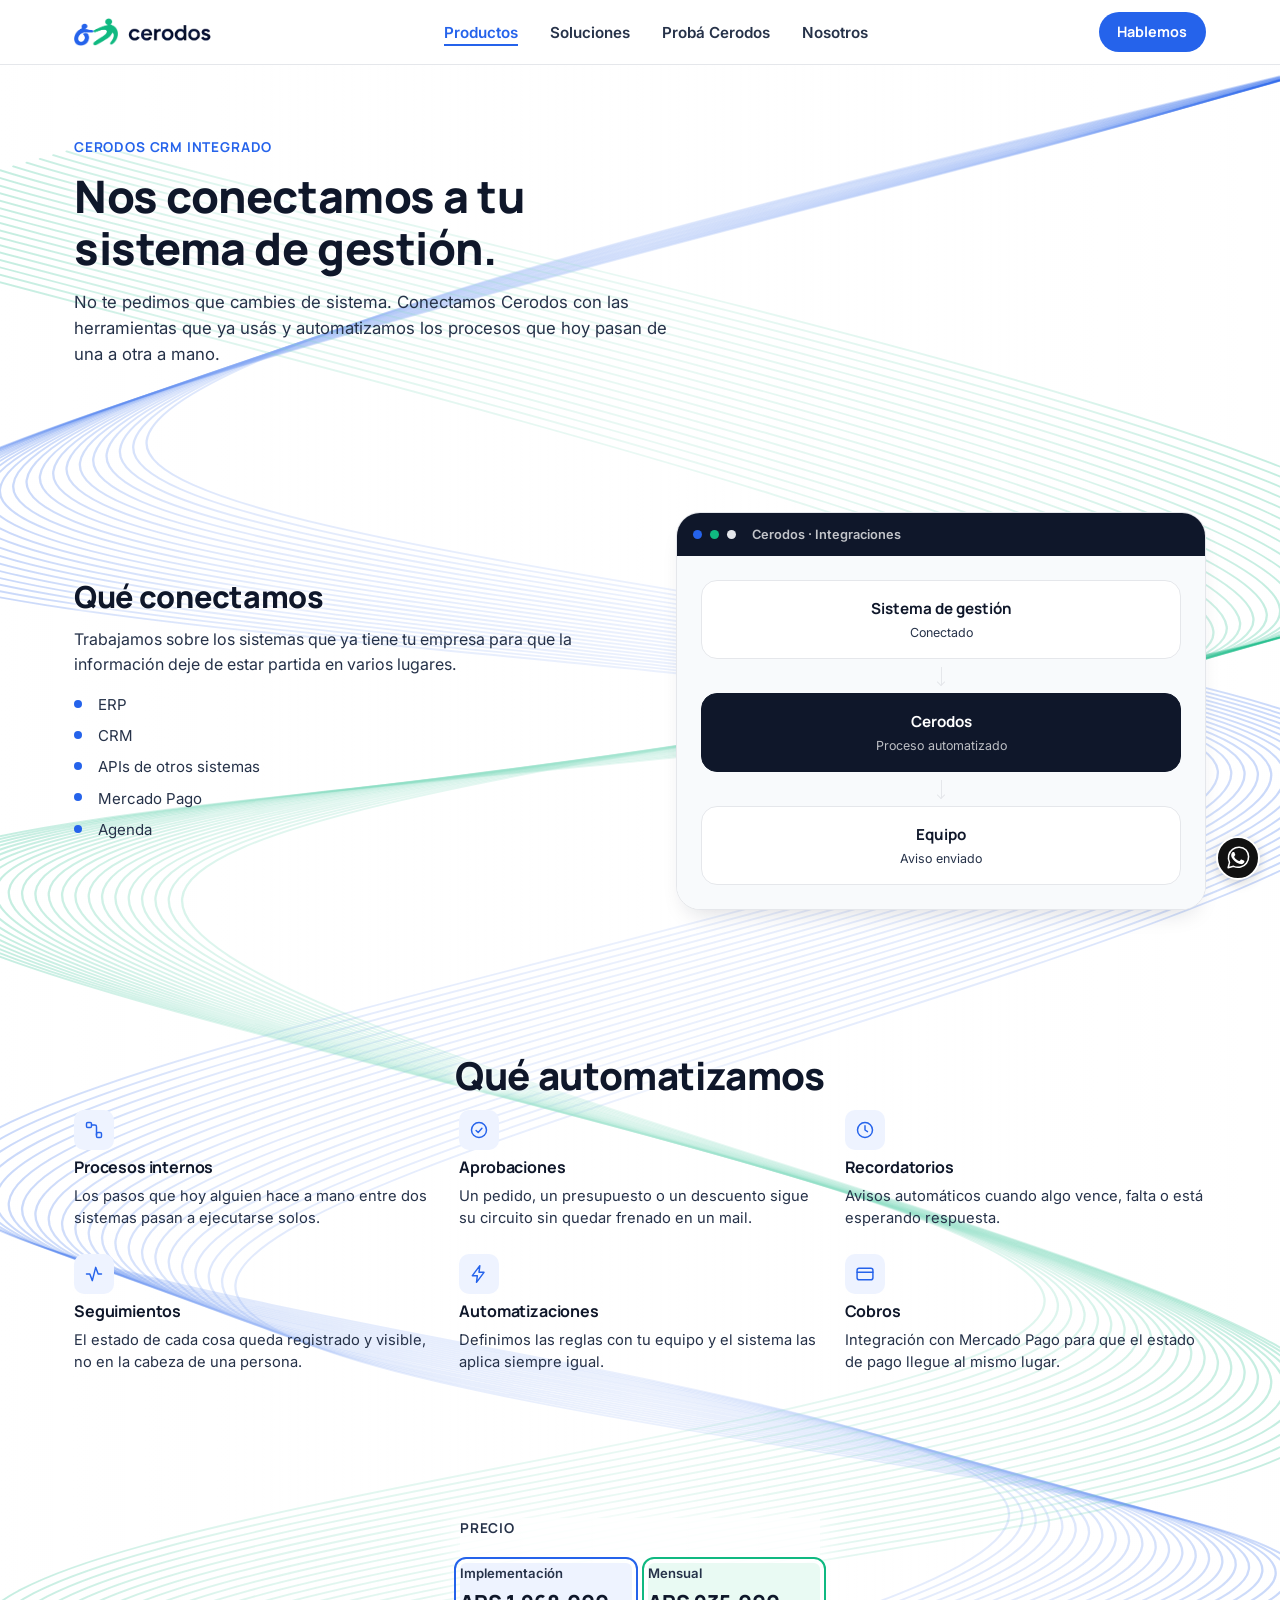
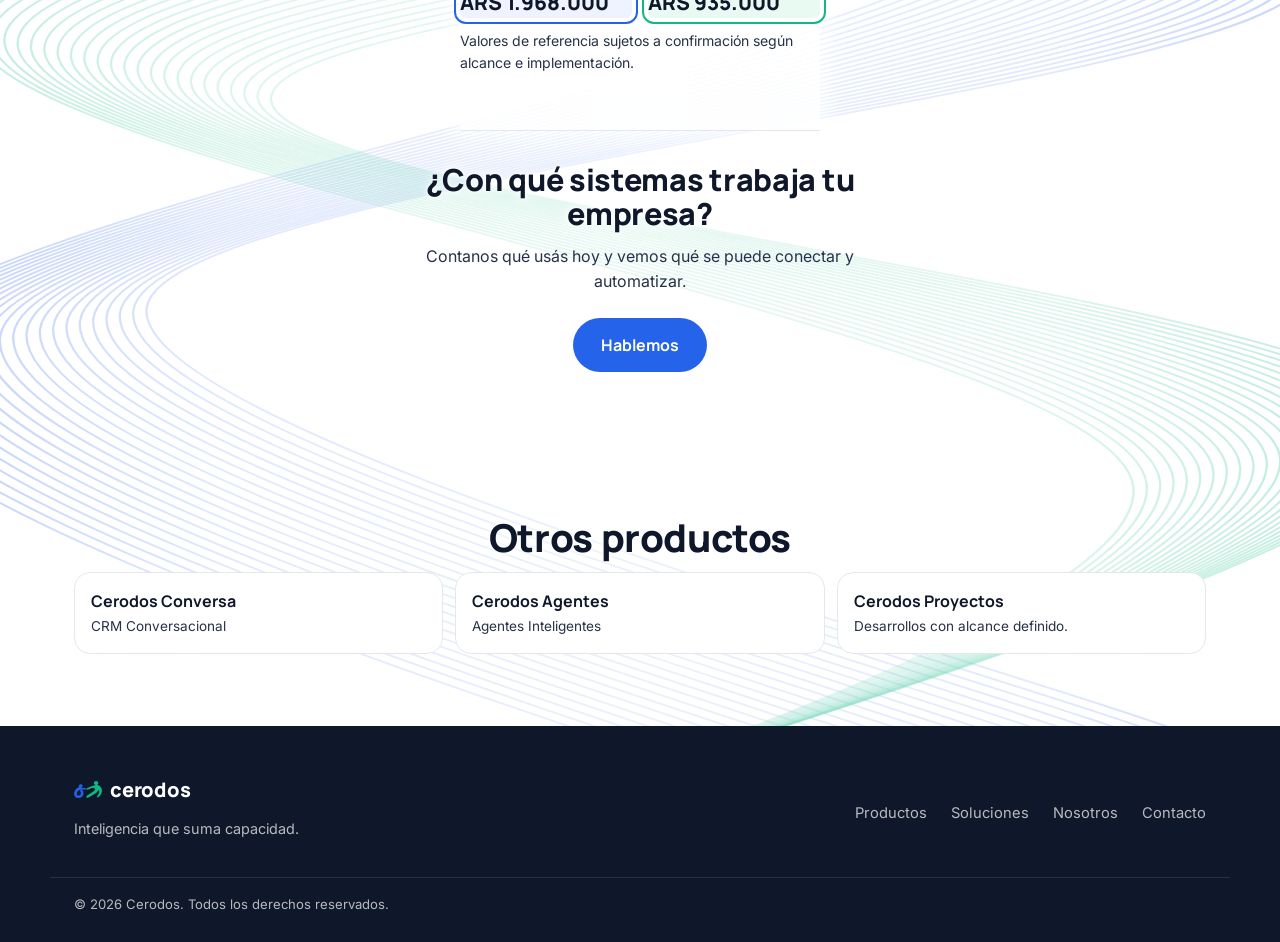
<file: productos/crm-integrado.html>
<!DOCTYPE html>
<html lang="es">
<head>
  <meta charset="UTF-8" />
  <meta name="viewport" content="width=device-width, initial-scale=1.0" />
  <title>Cerodos CRM Integrado — Nos conectamos a tu sistema de gestión</title>
  <meta name="description" content="Conectamos Cerodos con el ERP, el CRM, las APIs y la agenda que ya usa tu empresa, y automatizamos los procesos entre esos sistemas." />

  <!-- Tipografías de marca: Manrope (títulos) e Inter (texto/interfaz) -->
  <link rel="preconnect" href="https://fonts.googleapis.com" />
  <link rel="preconnect" href="https://fonts.gstatic.com" crossorigin />
  <link href="https://fonts.googleapis.com/css2?family=Manrope:wght@500;600;700;800&amp;family=Inter:wght@400;500;600;700&amp;display=swap" rel="stylesheet" />

  <link rel="icon" href="../assets/logo/cerodos-favicon-16.png" type="image/png" sizes="16x16" />
  <link rel="icon" href="../assets/logo/cerodos-favicon-32.png" type="image/png" sizes="32x32" />
  <link rel="icon" href="../assets/logo/cerodos-favicon-64.png" type="image/png" sizes="64x64" />
  <link rel="stylesheet" href="../assets/css/cerodos.css" />

<link rel="stylesheet" href="../assets/css/precios-v07.css" />
<link rel="stylesheet" href="../assets/css/fondos-v08.css" />
<style>main#main{--fondo-v08:url('../fondos-v12/crm-integrado.svg')}</style>
<link rel="stylesheet" href="../assets/css/whatsapp.css">
<script defer src="../assets/js/whatsapp-config.js"></script>
<script defer src="../assets/js/whatsapp.js"></script>
</head>
<body>
  <a class="skip-link" href="#main">Saltar al contenido principal</a>

  <!-- ============ HEADER (compartido — ver _partials.html) ============ -->
  <header class="site-header" id="top">
    <div class="container site-header__inner">
      <a class="brand" href="../index.html" aria-label="Cerodos — inicio">
        <img class="brand__isotipo" src="../assets/logo/cerodos-isotipo-caja-205x130.png" alt="" width="205" height="130" />
        <img class="brand__wordmark" src="../assets/logo/manual-extract-wordmark-dark.png" alt="" width="117" height="27" />
      </a>

      <nav class="main-nav" id="main-nav" aria-label="Navegación principal">
        <ul class="main-nav__list">
          <li><a href="../productos/index.html" aria-current="true">Productos</a></li>
          <li><a href="../soluciones/index.html">Soluciones</a></li>
          <li><a href="../probar-cerodos/index.html">Probá Cerodos</a></li>
          <li><a href="../nosotros/index.html">Nosotros</a></li>
        </ul>
      </nav>

      <div class="site-header__actions">
        <a class="btn btn--primary btn--sm" href="#whatsapp" data-whatsapp>Hablemos</a>
        <button
          class="nav-toggle"
          id="nav-toggle"
          type="button"
          aria-expanded="false"
          aria-controls="mobile-nav"
          aria-label="Abrir menú de navegación"
        >
          <span class="nav-toggle__bar"></span>
          <span class="nav-toggle__bar"></span>
          <span class="nav-toggle__bar"></span>
        </button>
      </div>
    </div>

    <!-- Menú móvil -->
    <div class="mobile-nav" id="mobile-nav" data-state="closed">
      <ul class="mobile-nav__list">
          <li><a href="../productos/index.html" aria-current="true">Productos</a></li>
          <li><a href="../soluciones/index.html">Soluciones</a></li>
          <li><a href="../probar-cerodos/index.html">Probá Cerodos</a></li>
          <li><a href="../nosotros/index.html">Nosotros</a></li>
          <li><a class="btn btn--primary btn--lg" href="#whatsapp" data-whatsapp>Hablemos</a></li>
      </ul>
    </div>
  </header>


  <main id="main">
    <!-- ============ HERO DE PÁGINA ============ -->
    <section class="section-block page-hero" aria-labelledby="page-title">
      <div class="container">
        <p class="eyebrow" data-reveal>Cerodos CRM Integrado</p>
        <h1 id="page-title" data-reveal>Nos conectamos a tu sistema de gestión.</h1>
        <p class="page-hero__lead">No te pedimos que cambies de sistema. Conectamos Cerodos con las herramientas que ya usás y automatizamos los procesos que hoy pasan de una a otra a mano.</p>
      </div>
    </section>

    <!-- ============ QUÉ CONECTAMOS ============ -->
    <section class="section-block" aria-labelledby="conectar-title">
      <div class="container split">
        <div class="split__copy" data-reveal>
          <h2 id="conectar-title">Qué conectamos</h2>
          <p>
            Trabajamos sobre los sistemas que ya tiene tu empresa para que la
            información deje de estar partida en varios lugares.
          </p>
          <ul class="tick-list">
            <li>ERP</li>
            <li>CRM</li>
            <li>APIs de otros sistemas</li>
            <li>Mercado Pago</li>
            <li>Agenda</li>
          </ul>
        </div>
        <div class="split__visual" data-reveal data-reveal-delay="1" aria-hidden="true">
          <div class="device-frame device-frame--compact">
            <div class="device-frame__bar">
              <span class="dot dot--blue"></span><span class="dot dot--green"></span><span class="dot dot--gray"></span>
              <span class="device-frame__title">Cerodos · Integraciones</span>
            </div>
            <div class="pipeline">
              <div class="pipeline__node">
                <span class="pipeline__name">Sistema de gestión</span>
                <span class="pipeline__state">Conectado</span>
              </div>
              <span class="pipeline__arrow"></span>
              <div class="pipeline__node pipeline__node--core">
                <span class="pipeline__name">Cerodos</span>
                <span class="pipeline__state">Proceso automatizado</span>
              </div>
              <span class="pipeline__arrow"></span>
              <div class="pipeline__node">
                <span class="pipeline__name">Equipo</span>
                <span class="pipeline__state">Aviso enviado</span>
              </div>
            </div>
          </div>
        </div>
      </div>
    </section>

    <section class="section-block" aria-labelledby="features-title">
      <div class="container">
        <h2 id="features-title" class="section-title" data-reveal>Qué automatizamos</h2>
        <div class="feature-grid feature-grid--3 feature-grid--compact">
          <article class="feature" data-reveal>
            <span class="feature__icon" aria-hidden="true"><svg viewBox="0 0 24 24" fill="none" stroke="currentColor" stroke-width="1.75" stroke-linecap="round" stroke-linejoin="round"><rect x="3" y="3" width="6" height="6" rx="1.5"/><rect x="15" y="15" width="6" height="6" rx="1.5"/><path d="M9 6h4a2 2 0 0 1 2 2v10"/></svg></span>
            <h3>Procesos internos</h3>
            <p>Los pasos que hoy alguien hace a mano entre dos sistemas pasan a ejecutarse solos.</p>
          </article>
          <article class="feature" data-reveal data-reveal-delay="1">
            <span class="feature__icon" aria-hidden="true"><svg viewBox="0 0 24 24" fill="none" stroke="currentColor" stroke-width="1.75" stroke-linecap="round" stroke-linejoin="round"><circle cx="12" cy="12" r="9"/><path d="m8.5 12.5 2.5 2.5 4.5-5"/></svg></span>
            <h3>Aprobaciones</h3>
            <p>Un pedido, un presupuesto o un descuento sigue su circuito sin quedar frenado en un mail.</p>
          </article>
          <article class="feature" data-reveal data-reveal-delay="2">
            <span class="feature__icon" aria-hidden="true"><svg viewBox="0 0 24 24" fill="none" stroke="currentColor" stroke-width="1.75" stroke-linecap="round" stroke-linejoin="round"><circle cx="12" cy="12" r="9"/><path d="M12 7v5l3 2"/></svg></span>
            <h3>Recordatorios</h3>
            <p>Avisos automáticos cuando algo vence, falta o está esperando respuesta.</p>
          </article>
          <article class="feature" data-reveal data-reveal-delay="3">
            <span class="feature__icon" aria-hidden="true"><svg viewBox="0 0 24 24" fill="none" stroke="currentColor" stroke-width="1.75" stroke-linecap="round" stroke-linejoin="round"><path d="M3 12h4l3 8 4-16 3 8h4"/></svg></span>
            <h3>Seguimientos</h3>
            <p>El estado de cada cosa queda registrado y visible, no en la cabeza de una persona.</p>
          </article>
          <article class="feature" data-reveal data-reveal-delay="3">
            <span class="feature__icon" aria-hidden="true"><svg viewBox="0 0 24 24" fill="none" stroke="currentColor" stroke-width="1.75" stroke-linecap="round" stroke-linejoin="round"><path d="M13 2 4 14h6l-1 8 9-12h-6l1-8Z"/></svg></span>
            <h3>Automatizaciones</h3>
            <p>Definimos las reglas con tu equipo y el sistema las aplica siempre igual.</p>
          </article>
          <article class="feature" data-reveal data-reveal-delay="3">
            <span class="feature__icon" aria-hidden="true"><svg viewBox="0 0 24 24" fill="none" stroke="currentColor" stroke-width="1.75" stroke-linecap="round" stroke-linejoin="round"><rect x="2.5" y="5" width="19" height="14" rx="2.5"/><path d="M2.5 10h19"/></svg></span>
            <h3>Cobros</h3>
            <p>Integración con Mercado Pago para que el estado de pago llegue al mismo lugar.</p>
          </article>
        </div>
      </div>
    </section>

    <!-- ============ PRECIO + CTA ============ -->
    <section class="section-block cta-band" aria-labelledby="cta-title">
      <div class="container cta-band__inner" data-reveal>
        <div class="product-commercial">
          <p class="eyebrow">Precio</p>
          <div class="product-commercial__pricing">
            <div class="product-commercial__row">
              <span class="product-commercial__label">Implementación</span>
              <span class="product-commercial__amount">ARS 1.968.000</span>
            </div>
            <div class="product-commercial__row">
              <span class="product-commercial__label">Mensual</span>
              <span class="product-commercial__amount">ARS 935.000</span>
            </div>
          </div>
          <p class="note">Valores de referencia sujetos a confirmación según alcance e implementación.</p>
        </div>
        <h2 id="cta-title">¿Con qué sistemas trabaja tu empresa?</h2>
        <p>Contanos qué usás hoy y vemos qué se puede conectar y automatizar.</p>
        <div class="cta-band__actions">
          <a class="btn btn--primary btn--lg" href="#whatsapp" data-whatsapp>Hablemos</a>
        </div>
      </div>
    </section>

    <!-- ============ OTROS PRODUCTOS ============ -->
    <section class="section-block other-products" aria-labelledby="other-title">
      <div class="container">
        <h2 id="other-title" class="section-title" data-reveal>Otros productos</h2>
        <div class="other-products__list" data-reveal>
            <a class="other-products__item" href="../productos/conversa.html">
              <span class="other-products__name">Cerodos Conversa</span>
              <span class="other-products__sub">CRM Conversacional</span>
            </a>
            <a class="other-products__item" href="../productos/agentes.html">
              <span class="other-products__name">Cerodos Agentes</span>
              <span class="other-products__sub">Agentes Inteligentes</span>
            </a>
            <a class="other-products__item" href="../productos/proyectos.html">
              <span class="other-products__name">Cerodos Proyectos</span>
              <span class="other-products__sub">Desarrollos con alcance definido.</span>
            </a>
        </div>
      </div>
    </section>
  </main>


  <!-- ============ FOOTER (compartido — ver _partials.html) ============ -->
  <footer class="site-footer">
    <div class="container site-footer__inner">
      <div class="site-footer__brand">
        <a class="brand" href="../index.html" aria-label="Cerodos — inicio">
          <span class="brand__mark" aria-hidden="true"></span>
          <span class="brand__word">cerodos</span>
        </a>
        <p>Inteligencia que suma capacidad.</p>
      </div>

      <nav class="site-footer__links" aria-label="Enlaces del pie">
        <a href="../productos/index.html">Productos</a>
        <a href="../soluciones/index.html">Soluciones</a>
        <a href="../nosotros/index.html">Nosotros</a>
        <a href="../contacto/index.html">Contacto</a>
      </nav>
    </div>
    <div class="container site-footer__legal">
      <p>&copy; <span id="year"></span> Cerodos. Todos los derechos reservados.</p>
    </div>
  </footer>

  <script src="../assets/js/cerodos.js"></script>
<a class="wa-floating" href="#whatsapp" data-whatsapp aria-label="Hablemos por WhatsApp" title="Hablemos por WhatsApp"><svg viewBox="0 0 32 32" width="32" height="32" aria-hidden="true" focusable="false"><path fill="none" stroke="currentColor" stroke-width="2" stroke-linejoin="round" d="M26.7 5.3a14 14 0 0 0-22 16.6L2.8 29l7.3-1.9A14 14 0 0 0 26.7 5.3Z"/><path fill="currentColor" d="M11.3 8.7c-.3-.7-.6-.7-.9-.7h-.8c-.3 0-.8.1-1.2.6-.4.5-1.5 1.5-1.5 3.6s1.5 4.1 1.7 4.4c.2.3 3 4.7 7.4 6.4 3.7 1.5 4.4 1.2 5.2 1.1.8-.1 2.6-1.1 3-2.1.4-1 .4-1.9.3-2.1-.1-.2-.4-.3-.9-.5l-3-1.4c-.4-.2-.7-.3-1 .2-.3.5-1.1 1.4-1.4 1.7-.3.3-.5.3-1 .1-.5-.2-2-.7-3.7-2.3-1.4-1.2-2.3-2.7-2.5-3.2-.3-.5 0-.7.2-.9l.7-.8c.2-.3.3-.5.4-.8.2-.3.1-.6 0-.8l-1.1-2.5Z"/></svg></a>
</body>
</html>
</file>
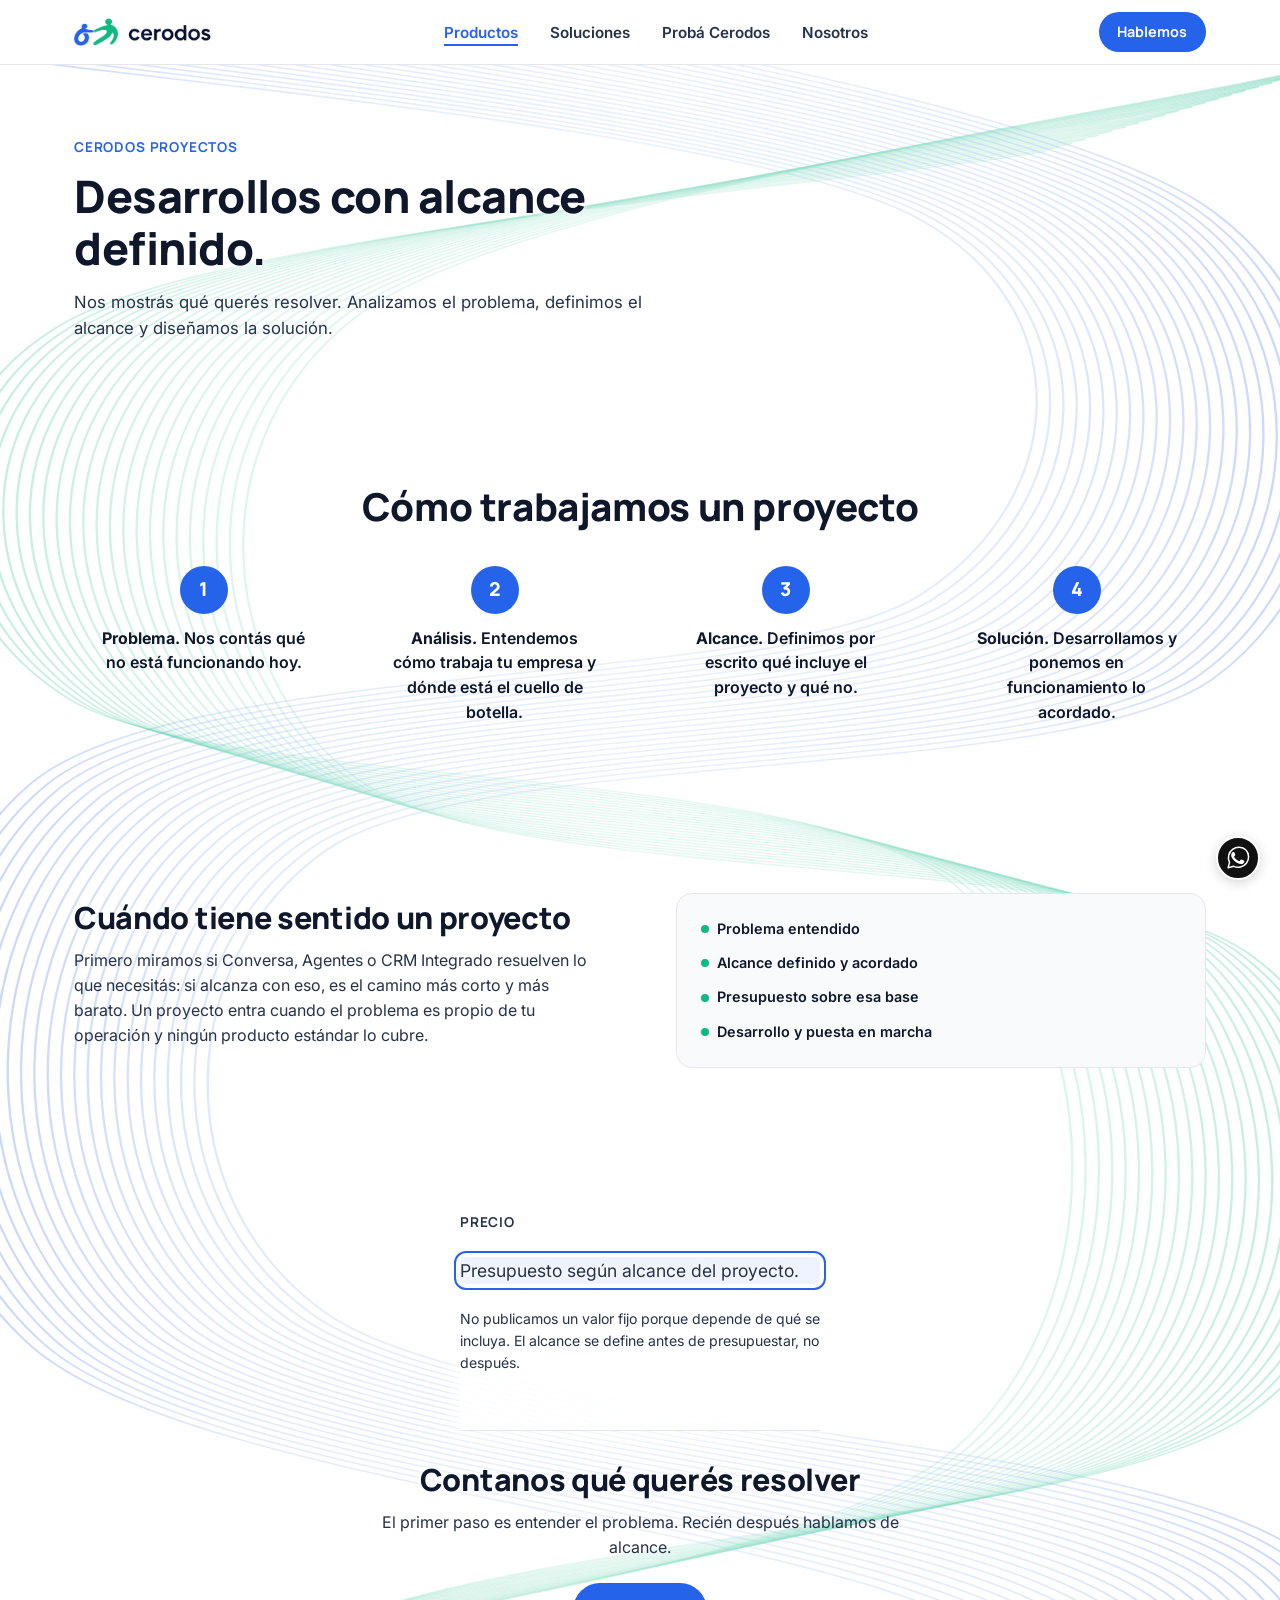
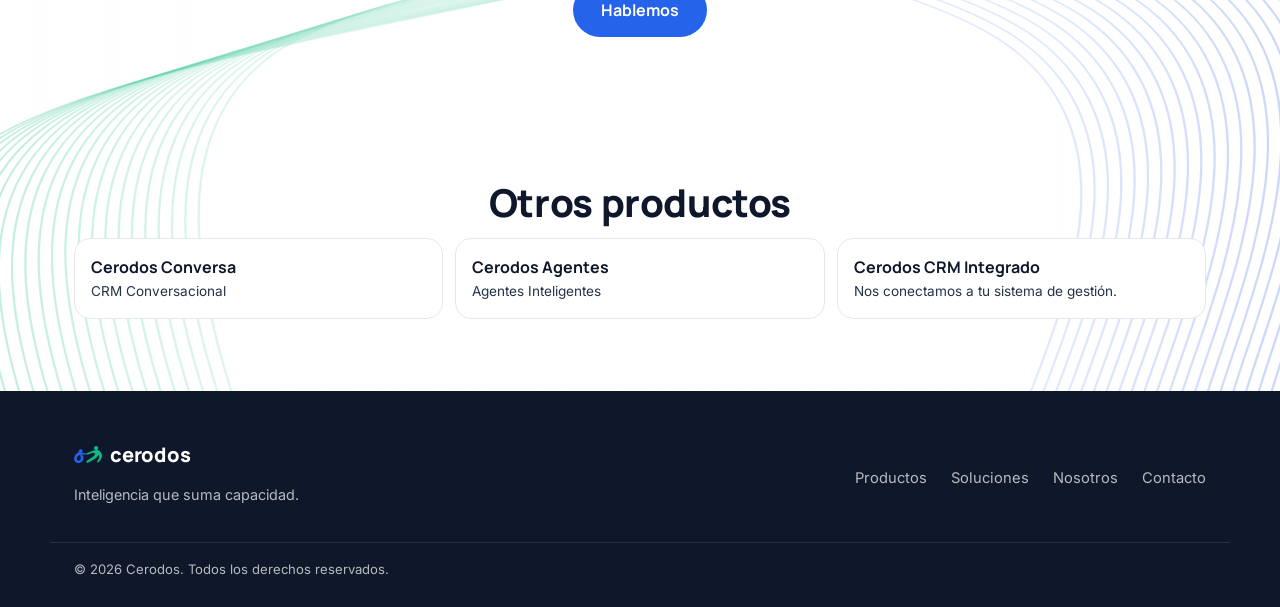
<file: productos/proyectos.html>
<!DOCTYPE html>
<html lang="es">
<head>
  <meta charset="UTF-8" />
  <meta name="viewport" content="width=device-width, initial-scale=1.0" />
  <title>Cerodos Proyectos — Desarrollos con alcance definido</title>
  <meta name="description" content="Analizamos el problema, definimos el alcance y diseñamos la solución. Presupuesto según alcance del proyecto." />

  <!-- Tipografías de marca: Manrope (títulos) e Inter (texto/interfaz) -->
  <link rel="preconnect" href="https://fonts.googleapis.com" />
  <link rel="preconnect" href="https://fonts.gstatic.com" crossorigin />
  <link href="https://fonts.googleapis.com/css2?family=Manrope:wght@500;600;700;800&amp;family=Inter:wght@400;500;600;700&amp;display=swap" rel="stylesheet" />

  <link rel="icon" href="../assets/logo/cerodos-favicon-16.png" type="image/png" sizes="16x16" />
  <link rel="icon" href="../assets/logo/cerodos-favicon-32.png" type="image/png" sizes="32x32" />
  <link rel="icon" href="../assets/logo/cerodos-favicon-64.png" type="image/png" sizes="64x64" />
  <link rel="stylesheet" href="../assets/css/cerodos.css" />

<link rel="stylesheet" href="../assets/css/precios-v07.css" />
<link rel="stylesheet" href="../assets/css/fondos-v08.css" />
<style>main#main{--fondo-v08:url('../fondos-v12/proyectos.svg')}</style>
<link rel="stylesheet" href="../assets/css/whatsapp.css">
<script defer src="../assets/js/whatsapp-config.js"></script>
<script defer src="../assets/js/whatsapp.js"></script>
</head>
<body>
  <a class="skip-link" href="#main">Saltar al contenido principal</a>

  <!-- ============ HEADER (compartido — ver _partials.html) ============ -->
  <header class="site-header" id="top">
    <div class="container site-header__inner">
      <a class="brand" href="../index.html" aria-label="Cerodos — inicio">
        <img class="brand__isotipo" src="../assets/logo/cerodos-isotipo-caja-205x130.png" alt="" width="205" height="130" />
        <img class="brand__wordmark" src="../assets/logo/manual-extract-wordmark-dark.png" alt="" width="117" height="27" />
      </a>

      <nav class="main-nav" id="main-nav" aria-label="Navegación principal">
        <ul class="main-nav__list">
          <li><a href="../productos/index.html" aria-current="true">Productos</a></li>
          <li><a href="../soluciones/index.html">Soluciones</a></li>
          <li><a href="../probar-cerodos/index.html">Probá Cerodos</a></li>
          <li><a href="../nosotros/index.html">Nosotros</a></li>
        </ul>
      </nav>

      <div class="site-header__actions">
        <a class="btn btn--primary btn--sm" href="#whatsapp" data-whatsapp>Hablemos</a>
        <button
          class="nav-toggle"
          id="nav-toggle"
          type="button"
          aria-expanded="false"
          aria-controls="mobile-nav"
          aria-label="Abrir menú de navegación"
        >
          <span class="nav-toggle__bar"></span>
          <span class="nav-toggle__bar"></span>
          <span class="nav-toggle__bar"></span>
        </button>
      </div>
    </div>

    <!-- Menú móvil -->
    <div class="mobile-nav" id="mobile-nav" data-state="closed">
      <ul class="mobile-nav__list">
          <li><a href="../productos/index.html" aria-current="true">Productos</a></li>
          <li><a href="../soluciones/index.html">Soluciones</a></li>
          <li><a href="../probar-cerodos/index.html">Probá Cerodos</a></li>
          <li><a href="../nosotros/index.html">Nosotros</a></li>
          <li><a class="btn btn--primary btn--lg" href="#whatsapp" data-whatsapp>Hablemos</a></li>
      </ul>
    </div>
  </header>


  <main id="main">
    <!-- ============ HERO DE PÁGINA ============ -->
    <section class="section-block page-hero" aria-labelledby="page-title">
      <div class="container">
        <p class="eyebrow" data-reveal>Cerodos Proyectos</p>
        <h1 id="page-title" data-reveal>Desarrollos con alcance definido.</h1>
        <p class="page-hero__lead">Nos mostrás qué querés resolver. Analizamos el problema, definimos el alcance y diseñamos la solución.</p>
      </div>
    </section>

    <!-- ============ PROCESO ============ -->
    <section class="section-block" aria-labelledby="proceso-title">
      <div class="container">
        <h2 id="proceso-title" class="section-title" data-reveal>Cómo trabajamos un proyecto</h2>
        <ol class="steps__list steps__list--four">
          <li class="steps__item" data-reveal>
            <span class="steps__number">1</span>
            <p><strong>Problema.</strong> Nos contás qué no está funcionando hoy.</p>
          </li>
          <li class="steps__item" data-reveal data-reveal-delay="1">
            <span class="steps__number">2</span>
            <p><strong>Análisis.</strong> Entendemos cómo trabaja tu empresa y dónde está el cuello de botella.</p>
          </li>
          <li class="steps__item" data-reveal data-reveal-delay="2">
            <span class="steps__number">3</span>
            <p><strong>Alcance.</strong> Definimos por escrito qué incluye el proyecto y qué no.</p>
          </li>
          <li class="steps__item" data-reveal data-reveal-delay="3">
            <span class="steps__number">4</span>
            <p><strong>Solución.</strong> Desarrollamos y ponemos en funcionamiento lo acordado.</p>
          </li>
        </ol>
      </div>
    </section>

    <!-- ============ CUÁNDO TIENE SENTIDO ============ -->
    <section class="section-block" aria-labelledby="cuando-title">
      <div class="container split">
        <div class="split__copy" data-reveal>
          <h2 id="cuando-title">Cuándo tiene sentido un proyecto</h2>
          <p>
            Primero miramos si Conversa, Agentes o CRM Integrado resuelven lo que
            necesitás: si alcanza con eso, es el camino más corto y más barato.
            Un proyecto entra cuando el problema es propio de tu operación y
            ningún producto estándar lo cubre.
          </p>
        </div>
        <div class="split__visual" data-reveal data-reveal-delay="1" aria-hidden="true">
          <div class="panel panel--framed">
            <ul class="panel__list">
              <li><span class="panel__dot"></span>Problema entendido</li>
              <li><span class="panel__dot"></span>Alcance definido y acordado</li>
              <li><span class="panel__dot"></span>Presupuesto sobre esa base</li>
              <li><span class="panel__dot"></span>Desarrollo y puesta en marcha</li>
            </ul>
          </div>
        </div>
      </div>
    </section>

    <!-- ============ PRECIO + CTA ============ -->
    <section class="section-block cta-band" aria-labelledby="cta-title">
      <div class="container cta-band__inner" data-reveal>
        <div class="product-commercial">
          <p class="eyebrow">Precio</p>
          <p class="lead">Presupuesto según alcance del proyecto.</p>
          <p class="note">
            No publicamos un valor fijo porque depende de qué se incluya. El alcance
            se define antes de presupuestar, no después.
          </p>
        </div>
        <h2 id="cta-title">Contanos qué querés resolver</h2>
        <p>El primer paso es entender el problema. Recién después hablamos de alcance.</p>
        <div class="cta-band__actions">
          <a class="btn btn--primary btn--lg" href="#whatsapp" data-whatsapp>Hablemos</a>
        </div>
      </div>
    </section>

    <!-- ============ OTROS PRODUCTOS ============ -->
    <section class="section-block other-products" aria-labelledby="other-title">
      <div class="container">
        <h2 id="other-title" class="section-title" data-reveal>Otros productos</h2>
        <div class="other-products__list" data-reveal>
            <a class="other-products__item" href="../productos/conversa.html">
              <span class="other-products__name">Cerodos Conversa</span>
              <span class="other-products__sub">CRM Conversacional</span>
            </a>
            <a class="other-products__item" href="../productos/agentes.html">
              <span class="other-products__name">Cerodos Agentes</span>
              <span class="other-products__sub">Agentes Inteligentes</span>
            </a>
            <a class="other-products__item" href="../productos/crm-integrado.html">
              <span class="other-products__name">Cerodos CRM Integrado</span>
              <span class="other-products__sub">Nos conectamos a tu sistema de gestión.</span>
            </a>
        </div>
      </div>
    </section>
  </main>


  <!-- ============ FOOTER (compartido — ver _partials.html) ============ -->
  <footer class="site-footer">
    <div class="container site-footer__inner">
      <div class="site-footer__brand">
        <a class="brand" href="../index.html" aria-label="Cerodos — inicio">
          <span class="brand__mark" aria-hidden="true"></span>
          <span class="brand__word">cerodos</span>
        </a>
        <p>Inteligencia que suma capacidad.</p>
      </div>

      <nav class="site-footer__links" aria-label="Enlaces del pie">
        <a href="../productos/index.html">Productos</a>
        <a href="../soluciones/index.html">Soluciones</a>
        <a href="../nosotros/index.html">Nosotros</a>
        <a href="../contacto/index.html">Contacto</a>
      </nav>
    </div>
    <div class="container site-footer__legal">
      <p>&copy; <span id="year"></span> Cerodos. Todos los derechos reservados.</p>
    </div>
  </footer>

  <script src="../assets/js/cerodos.js"></script>
<a class="wa-floating" href="#whatsapp" data-whatsapp aria-label="Hablemos por WhatsApp" title="Hablemos por WhatsApp"><svg viewBox="0 0 32 32" width="32" height="32" aria-hidden="true" focusable="false"><path fill="none" stroke="currentColor" stroke-width="2" stroke-linejoin="round" d="M26.7 5.3a14 14 0 0 0-22 16.6L2.8 29l7.3-1.9A14 14 0 0 0 26.7 5.3Z"/><path fill="currentColor" d="M11.3 8.7c-.3-.7-.6-.7-.9-.7h-.8c-.3 0-.8.1-1.2.6-.4.5-1.5 1.5-1.5 3.6s1.5 4.1 1.7 4.4c.2.3 3 4.7 7.4 6.4 3.7 1.5 4.4 1.2 5.2 1.1.8-.1 2.6-1.1 3-2.1.4-1 .4-1.9.3-2.1-.1-.2-.4-.3-.9-.5l-3-1.4c-.4-.2-.7-.3-1 .2-.3.5-1.1 1.4-1.4 1.7-.3.3-.5.3-1 .1-.5-.2-2-.7-3.7-2.3-1.4-1.2-2.3-2.7-2.5-3.2-.3-.5 0-.7.2-.9l.7-.8c.2-.3.3-.5.4-.8.2-.3.1-.6 0-.8l-1.1-2.5Z"/></svg></a>
</body>
</html>
</file>
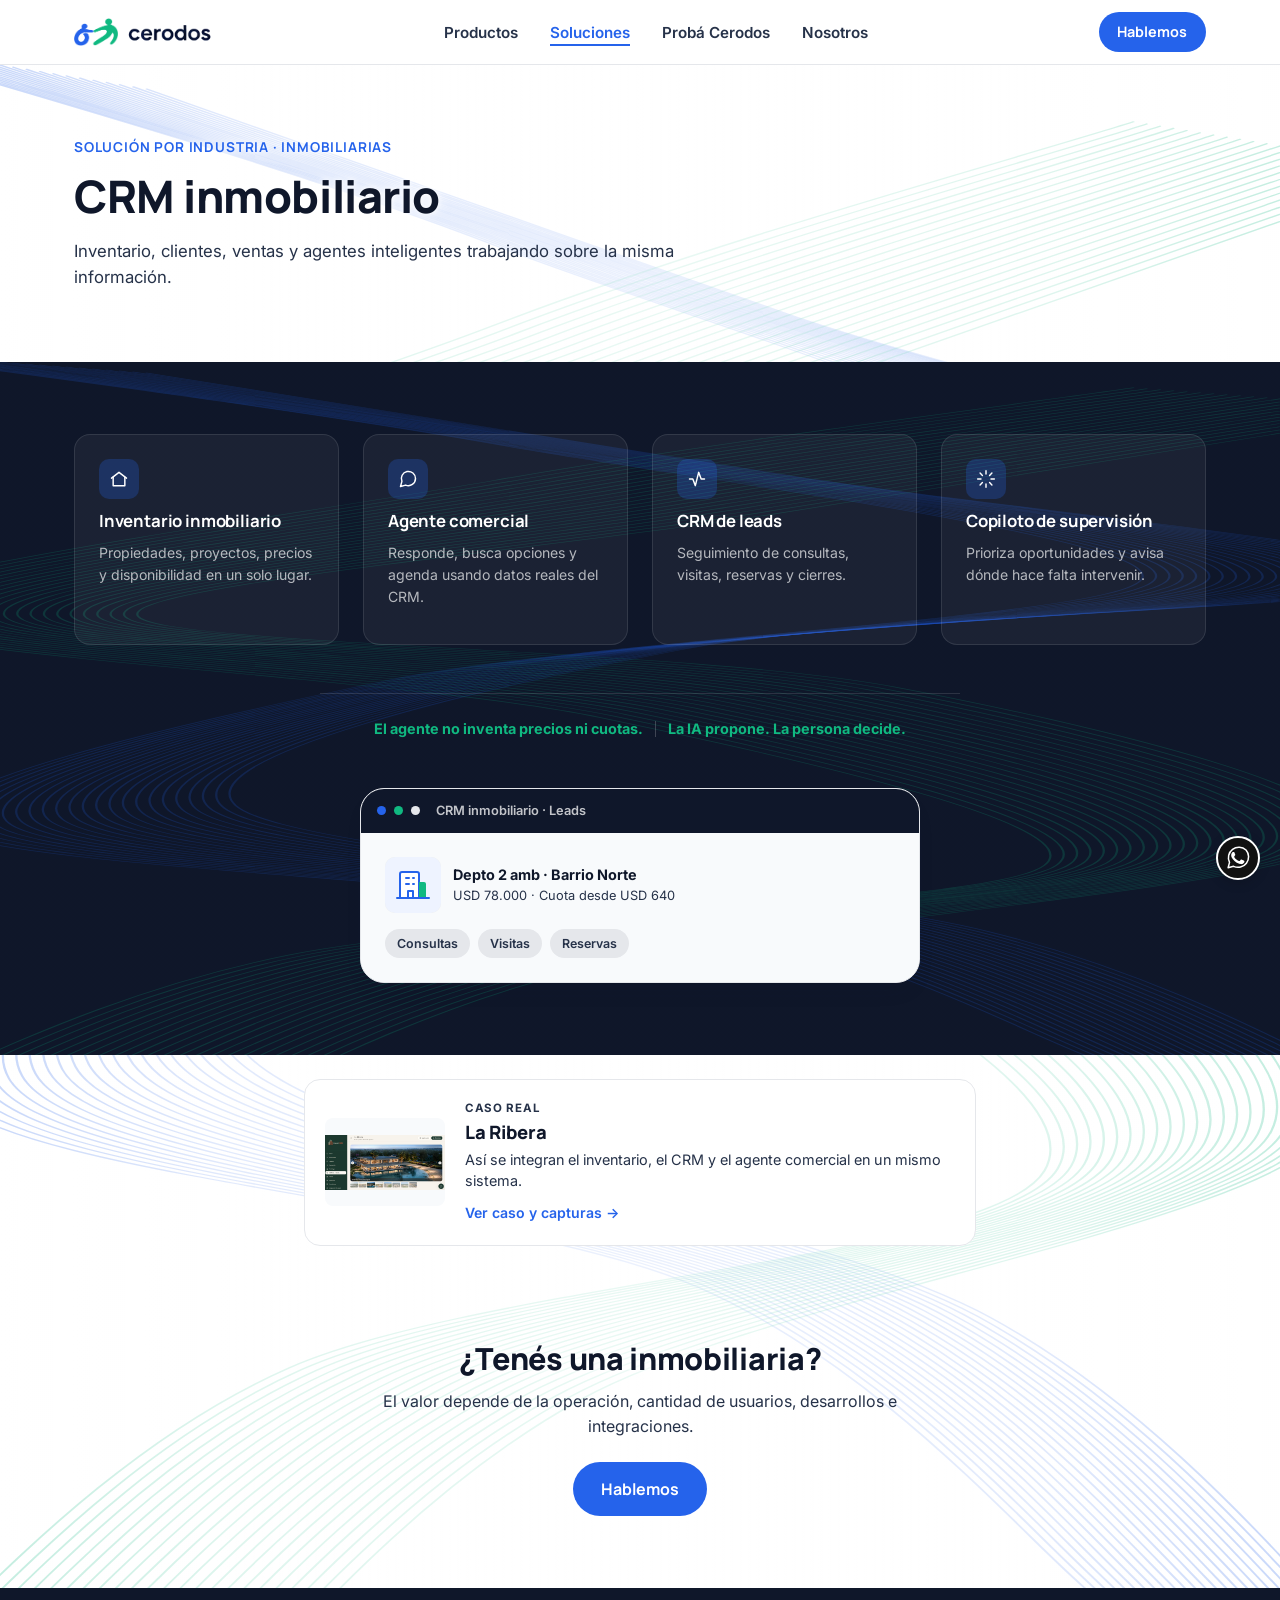
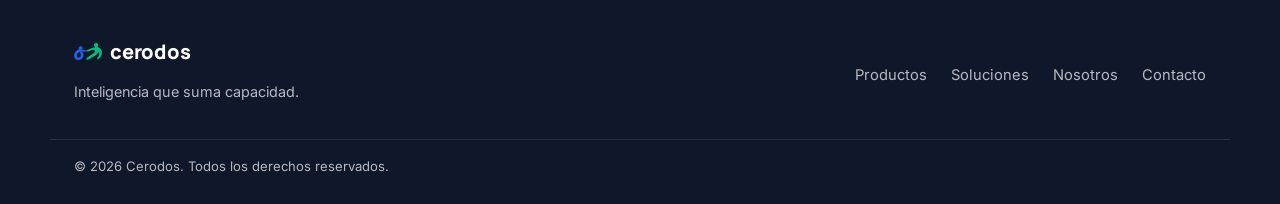
<file: soluciones/inmobiliarias.html>
<!DOCTYPE html>
<html lang="es">
<head>
  <meta charset="UTF-8" />
  <meta name="viewport" content="width=device-width, initial-scale=1.0" />
  <title>CRM inmobiliario — Soluciones Cerodos</title>
  <meta name="description" content="Solución especializada para inmobiliarias: inventario de propiedades, agente comercial, CRM de leads y copiloto de supervisión sobre datos reales." />

  <!-- Tipografías de marca: Manrope (títulos) e Inter (texto/interfaz) -->
  <link rel="preconnect" href="https://fonts.googleapis.com" />
  <link rel="preconnect" href="https://fonts.gstatic.com" crossorigin />
  <link href="https://fonts.googleapis.com/css2?family=Manrope:wght@500;600;700;800&amp;family=Inter:wght@400;500;600;700&amp;display=swap" rel="stylesheet" />

  <link rel="icon" href="../assets/logo/cerodos-favicon-16.png" type="image/png" sizes="16x16" />
  <link rel="icon" href="../assets/logo/cerodos-favicon-32.png" type="image/png" sizes="32x32" />
  <link rel="icon" href="../assets/logo/cerodos-favicon-64.png" type="image/png" sizes="64x64" />
  <link rel="stylesheet" href="../assets/css/cerodos.css" />

<link rel="stylesheet" href="../assets/css/fondos-v08.css" />
<style>main#main{--fondo-v08:url('../fondos-v12/inmobiliarias.svg')}</style>
<link rel="stylesheet" href="../assets/css/whatsapp.css">
<script defer src="../assets/js/whatsapp-config.js"></script>
<script defer src="../assets/js/whatsapp.js"></script>
<link rel="stylesheet" href="../assets/css/inmobiliarias-caso-v20.css">
</head>
<body>
  <a class="skip-link" href="#main">Saltar al contenido principal</a>

  <!-- ============ HEADER (compartido — ver _partials.html) ============ -->
  <header class="site-header" id="top">
    <div class="container site-header__inner">
      <a class="brand" href="../index.html" aria-label="Cerodos — inicio">
        <img class="brand__isotipo" src="../assets/logo/cerodos-isotipo-caja-205x130.png" alt="" width="205" height="130" />
        <img class="brand__wordmark" src="../assets/logo/manual-extract-wordmark-dark.png" alt="" width="117" height="27" />
      </a>

      <nav class="main-nav" id="main-nav" aria-label="Navegación principal">
        <ul class="main-nav__list">
          <li><a href="../productos/index.html">Productos</a></li>
          <li><a href="../soluciones/index.html" aria-current="true">Soluciones</a></li>
          <li><a href="../probar-cerodos/index.html">Probá Cerodos</a></li>
          <li><a href="../nosotros/index.html">Nosotros</a></li>
        </ul>
      </nav>

      <div class="site-header__actions">
        <a class="btn btn--primary btn--sm" href="#whatsapp" data-whatsapp>Hablemos</a>
        <button
          class="nav-toggle"
          id="nav-toggle"
          type="button"
          aria-expanded="false"
          aria-controls="mobile-nav"
          aria-label="Abrir menú de navegación"
        >
          <span class="nav-toggle__bar"></span>
          <span class="nav-toggle__bar"></span>
          <span class="nav-toggle__bar"></span>
        </button>
      </div>
    </div>

    <!-- Menú móvil -->
    <div class="mobile-nav" id="mobile-nav" data-state="closed">
      <ul class="mobile-nav__list">
          <li><a href="../productos/index.html">Productos</a></li>
          <li><a href="../soluciones/index.html" aria-current="true">Soluciones</a></li>
          <li><a href="../probar-cerodos/index.html">Probá Cerodos</a></li>
          <li><a href="../nosotros/index.html">Nosotros</a></li>
          <li><a class="btn btn--primary btn--lg" href="#whatsapp" data-whatsapp>Hablemos</a></li>
      </ul>
    </div>
  </header>


  <main id="main">
    <!-- ============ HERO DE PÁGINA ============ -->
    <section class="section-block page-hero" aria-labelledby="page-title">
      <div class="container">
        <p class="eyebrow" data-reveal>Solución por industria · Inmobiliarias</p>
        <h1 id="page-title" data-reveal>CRM inmobiliario</h1>
        <p class="page-hero__lead">Inventario, clientes, ventas y agentes inteligentes trabajando sobre la misma información.</p>
      </div>
    </section>

    <section class="section-block real-estate" aria-labelledby="re-title">
      <div class="container">
        <h2 id="re-title" class="visually-hidden">Qué incluye la solución inmobiliaria</h2>
        <div class="real-estate__grid">
          <article class="re-block" data-reveal>
            <span class="re-block__icon" aria-hidden="true"><svg viewBox="0 0 24 24" fill="none" stroke="currentColor" stroke-width="1.75" stroke-linecap="round" stroke-linejoin="round"><path d="M3 11 12 4l9 7"/><path d="M5 10v10h14V10"/></svg></span>
            <h3>Inventario inmobiliario</h3>
            <p>Propiedades, proyectos, precios y disponibilidad en un solo lugar.</p>
          </article>
          <article class="re-block" data-reveal data-reveal-delay="1">
            <span class="re-block__icon" aria-hidden="true"><svg viewBox="0 0 24 24" fill="none" stroke="currentColor" stroke-width="1.75" stroke-linecap="round" stroke-linejoin="round"><path d="M21 11.5a8.5 8.5 0 0 1-11.8 7.8L3 21l1.7-6.2A8.5 8.5 0 1 1 21 11.5Z"/></svg></span>
            <h3>Agente comercial</h3>
            <p>Responde, busca opciones y agenda usando datos reales del CRM.</p>
          </article>
          <article class="re-block" data-reveal data-reveal-delay="2">
            <span class="re-block__icon" aria-hidden="true"><svg viewBox="0 0 24 24" fill="none" stroke="currentColor" stroke-width="1.75" stroke-linecap="round" stroke-linejoin="round"><path d="M3 12h4l3 8 4-16 3 8h4"/></svg></span>
            <h3>CRM de leads</h3>
            <p>Seguimiento de consultas, visitas, reservas y cierres.</p>
          </article>
          <article class="re-block" data-reveal data-reveal-delay="3">
            <span class="re-block__icon" aria-hidden="true"><svg viewBox="0 0 24 24" fill="none" stroke="currentColor" stroke-width="1.75" stroke-linecap="round" stroke-linejoin="round"><path d="M12 2v4M12 18v4M4.9 4.9l2.8 2.8M16.3 16.3l2.8 2.8M2 12h4M18 12h4M4.9 19.1l2.8-2.8M16.3 7.7l2.8-2.8"/></svg></span>
            <h3>Copiloto de supervisión</h3>
            <p>Prioriza oportunidades y avisa dónde hace falta intervenir.</p>
          </article>
        </div>

        <div class="re-highlights" data-reveal>
          <span class="re-highlights__item">El agente no inventa precios ni cuotas.</span>
          <span class="re-highlights__divider" aria-hidden="true"></span>
          <span class="re-highlights__item">La IA propone. La persona decide.</span>
        </div>

        <div class="re-mock" data-reveal aria-hidden="true">
          <div class="device-frame device-frame--compact">
            <div class="device-frame__bar">
              <span class="dot dot--blue"></span><span class="dot dot--green"></span><span class="dot dot--gray"></span>
              <span class="device-frame__title">CRM inmobiliario · Leads</span>
            </div>
            <div class="re-mock__body">
              <div class="re-mock__property">
                <div class="re-mock__thumb"></div>
                <div>
                  <p class="re-mock__name">Depto 2 amb · Barrio Norte</p>
                  <p class="re-mock__price">USD 78.000 · Cuota desde USD 640</p>
                </div>
              </div>
              <div class="re-mock__funnel">
                <span class="re-mock__stage">Consultas</span>
                <span class="re-mock__stage">Visitas</span>
                <span class="re-mock__stage">Reservas</span>
              </div>
            </div>
          </div>
        </div>
      </div>
    </section>

    <section class="section-block re-case-section" aria-labelledby="ejemplo-title">
      <div class="container narrow">
        <a class="re-case-link" href="../casos/la-ribera.html">
          <img class="re-case-link__thumb" src="../assets/img/la-ribera-proyecto.png" alt="" width="1882" height="865" loading="lazy" decoding="async">
          <div class="re-case-link__copy">
            <span class="re-case-link__label">Caso real</span>
            <h2 id="ejemplo-title">La Ribera</h2>
            <p>Así se integran el inventario, el CRM y el agente comercial en un mismo sistema.</p>
            <span class="re-case-link__action">Ver caso y capturas <span aria-hidden="true">→</span></span>
          </div>
        </a>
      </div>
    </section>

    <!-- ============ CTA ============ -->
    <section class="section-block cta-band" aria-labelledby="cta-title">
      <div class="container cta-band__inner" data-reveal>
        <h2 id="cta-title">¿Tenés una inmobiliaria?</h2>
        <p>El valor depende de la operación, cantidad de usuarios, desarrollos e integraciones.</p>
        <div class="cta-band__actions">
          <a class="btn btn--primary btn--lg" href="#whatsapp" data-whatsapp>Hablemos</a>
        </div>
      </div>
    </section>
  </main>


  <!-- ============ FOOTER (compartido — ver _partials.html) ============ -->
  <footer class="site-footer">
    <div class="container site-footer__inner">
      <div class="site-footer__brand">
        <a class="brand" href="../index.html" aria-label="Cerodos — inicio">
          <span class="brand__mark" aria-hidden="true"></span>
          <span class="brand__word">cerodos</span>
        </a>
        <p>Inteligencia que suma capacidad.</p>
      </div>

      <nav class="site-footer__links" aria-label="Enlaces del pie">
        <a href="../productos/index.html">Productos</a>
        <a href="../soluciones/index.html">Soluciones</a>
        <a href="../nosotros/index.html">Nosotros</a>
        <a href="../contacto/index.html">Contacto</a>
      </nav>
    </div>
    <div class="container site-footer__legal">
      <p>&copy; <span id="year"></span> Cerodos. Todos los derechos reservados.</p>
    </div>
  </footer>

  <script src="../assets/js/cerodos.js"></script>
<a class="wa-floating" href="#whatsapp" data-whatsapp aria-label="Hablemos por WhatsApp" title="Hablemos por WhatsApp"><svg viewBox="0 0 32 32" width="32" height="32" aria-hidden="true" focusable="false"><path fill="none" stroke="currentColor" stroke-width="2" stroke-linejoin="round" d="M26.7 5.3a14 14 0 0 0-22 16.6L2.8 29l7.3-1.9A14 14 0 0 0 26.7 5.3Z"/><path fill="currentColor" d="M11.3 8.7c-.3-.7-.6-.7-.9-.7h-.8c-.3 0-.8.1-1.2.6-.4.5-1.5 1.5-1.5 3.6s1.5 4.1 1.7 4.4c.2.3 3 4.7 7.4 6.4 3.7 1.5 4.4 1.2 5.2 1.1.8-.1 2.6-1.1 3-2.1.4-1 .4-1.9.3-2.1-.1-.2-.4-.3-.9-.5l-3-1.4c-.4-.2-.7-.3-1 .2-.3.5-1.1 1.4-1.4 1.7-.3.3-.5.3-1 .1-.5-.2-2-.7-3.7-2.3-1.4-1.2-2.3-2.7-2.5-3.2-.3-.5 0-.7.2-.9l.7-.8c.2-.3.3-.5.4-.8.2-.3.1-.6 0-.8l-1.1-2.5Z"/></svg></a>
</body>
</html>
</file>
<file: assets/css/cerodos.css>
/* =====================================================================
   CERODOS — Frontend (sin backend)
   Hoja de estilos única, compartida por todas las páginas del sitio. Organizada en bloques:
   1. Variables y reset
   2. Utilidades y tipografía
   3. Componentes (botones, badges, chips, mockups de interfaz)
   4. Header y navegación
   5. Secciones (hero, problemas, productos, inmobiliaria, demo, precios,
      pasos, caso real, cta final)
   6. Footer
   7. Animaciones y accesibilidad (prefers-reduced-motion)
   8. Sitio multipágina — componentes nuevos (mobile-first)
   ===================================================================== */

/* ---------- 1. Variables y reset ---------- */
:root {
  /* Colores de marca — extraídos del manual de marca (ver assets/logo/README.txt) */
  --color-blue: #2563eb;
  --color-blue-600: #1d4ed8;
  --color-blue-50: #eef3ff;
  --color-green: #10b981;
  --color-green-600: #0c9c6d;
  --color-green-50: #e9faf3;
  --color-graphite: #0f172a;
  --color-graphite-70: rgba(15, 23, 42, 0.7);
  --color-graphite-50: rgba(15, 23, 42, 0.5);
  --color-gray-light: #e5e7eb;
  --color-gray-50: #f8fafc;
  --color-white: #ffffff;

  --color-text: var(--color-graphite);
  --color-text-muted: #4b5570;
  --color-border: #e5e7eb;
  --color-bg: var(--color-white);
  --color-bg-alt: var(--color-gray-50);

  /* Tipografía */
  --font-heading: "Manrope", "Segoe UI", system-ui, sans-serif;
  --font-body: "Inter", "Segoe UI", system-ui, sans-serif;

  /* Espaciados */
  --space-1: 0.25rem;
  --space-2: 0.5rem;
  --space-3: 0.75rem;
  --space-4: 1rem;
  --space-5: 1.5rem;
  --space-6: 2rem;
  --space-7: 3rem;
  --space-8: 4.5rem;
  --space-9: 6.5rem;

  /* Radios y sombras */
  --radius-sm: 10px;
  --radius-md: 16px;
  --radius-lg: 24px;
  --radius-full: 999px;
  --shadow-sm: 0 1px 2px rgba(15, 23, 42, 0.06), 0 1px 1px rgba(15, 23, 42, 0.04);
  --shadow-md: 0 12px 24px -12px rgba(15, 23, 42, 0.18);
  --shadow-lg: 0 24px 48px -20px rgba(15, 23, 42, 0.25);

  /* Layout */
  --container-max: 1180px;

  /* Transiciones */
  --transition-fast: 150ms ease;
  --transition-base: 240ms cubic-bezier(0.22, 1, 0.36, 1);
  --transition-slow: 420ms cubic-bezier(0.22, 1, 0.36, 1);
}

*,
*::before,
*::after {
  box-sizing: border-box;
}

html {
  scroll-behavior: smooth;
  -webkit-text-size-adjust: 100%;
}

body {
  margin: 0;
  font-family: var(--font-body);
  color: var(--color-text);
  background: var(--color-bg);
  line-height: 1.55;
  overflow-x: hidden;
}

img,
svg {
  max-width: 100%;
  display: block;
}

h1,
h2,
h3,
h4 {
  font-family: var(--font-heading);
  font-weight: 800;
  line-height: 1.15;
  margin: 0 0 var(--space-3);
  color: var(--color-graphite);
  letter-spacing: -0.01em;
}

h3 {
  font-weight: 700;
}

p {
  margin: 0 0 var(--space-3);
}

a {
  color: inherit;
}

ul,
ol {
  margin: 0;
  padding: 0;
  list-style: none;
}

button {
  font-family: inherit;
}

/* Foco visible y consistente en toda la web */
a:focus-visible,
button:focus-visible,
input:focus-visible,
textarea:focus-visible {
  outline: 2px solid var(--color-blue);
  outline-offset: 3px;
  border-radius: var(--radius-sm);
}

.skip-link {
  position: absolute;
  left: var(--space-3);
  top: -100px;
  background: var(--color-graphite);
  color: var(--color-white);
  padding: var(--space-3) var(--space-4);
  border-radius: var(--radius-sm);
  z-index: 200;
  transition: top var(--transition-base);
}

.skip-link:focus {
  top: var(--space-3);
}

/* ---------- 2. Utilidades y tipografía ---------- */
.container {
  max-width: var(--container-max);
  margin-inline: auto;
  padding-inline: var(--space-5);
}

.eyebrow {
  font-family: var(--font-heading);
  font-weight: 700;
  font-size: 0.85rem;
  letter-spacing: 0.06em;
  text-transform: uppercase;
  color: var(--color-blue);
  margin: 0 0 var(--space-3);
}

.section-title {
  font-size: clamp(1.6rem, 1.2rem + 1.6vw, 2.4rem);
  text-align: center;
  max-width: 40ch;
  margin-inline: auto;
  margin-bottom: var(--space-3);
}

.section-subtitle {
  text-align: center;
  max-width: 52ch;
  margin: 0 auto var(--space-7);
  color: var(--color-text-muted);
  font-size: 1.05rem;
}

.text-link {
  display: inline-flex;
  align-items: center;
  gap: var(--space-1);
  font-weight: 600;
  color: var(--color-blue);
  text-decoration: none;
  border-bottom: 1px solid transparent;
  transition: border-color var(--transition-fast), gap var(--transition-fast);
}

.text-link:hover,
.text-link:focus-visible {
  border-color: currentColor;
  gap: var(--space-2);
}

.placeholder-tag {
  font-size: 0.75rem;
  color: var(--color-text-muted);
  font-style: italic;
}

section {
  padding-block: var(--space-9);
}

/* ---------- 3. Componentes ---------- */

/* Botones */
.btn {
  display: inline-flex;
  align-items: center;
  justify-content: center;
  gap: var(--space-2);
  font-family: var(--font-heading);
  font-weight: 700;
  text-decoration: none;
  border-radius: var(--radius-full);
  border: 1.5px solid transparent;
  cursor: pointer;
  transition: transform var(--transition-fast), box-shadow var(--transition-fast),
    background-color var(--transition-fast), border-color var(--transition-fast);
  white-space: nowrap;
}

.btn--sm {
  padding: 0.5rem 1.1rem;
  font-size: 0.9rem;
}

.btn--lg {
  padding: 0.85rem 1.7rem;
  font-size: 1rem;
}

.btn--primary {
  background: var(--color-blue);
  color: var(--color-white);
}

.btn--primary:hover,
.btn--primary:focus-visible {
  background: var(--color-blue-600);
  transform: translateY(-1px);
  box-shadow: var(--shadow-md);
}

.btn--ghost {
  background: transparent;
  color: var(--color-graphite);
  border-color: var(--color-gray-light);
}

.btn--ghost:hover,
.btn--ghost:focus-visible {
  border-color: var(--color-graphite);
  transform: translateY(-1px);
}

.btn:active {
  transform: translateY(0);
}

/* Badges y chips */
.badge {
  display: inline-block;
  font-family: var(--font-heading);
  font-weight: 700;
  font-size: 0.78rem;
  padding: 0.3rem 0.85rem;
  border-radius: var(--radius-full);
  letter-spacing: 0.02em;
}

.badge--neutral {
  background: var(--color-gray-light);
  color: var(--color-text-muted);
}

.badge--vertical {
  background: var(--color-graphite);
  color: var(--color-white);
}

.chip {
  font-family: var(--font-body);
  font-size: 0.88rem;
  padding: 0.55rem 1rem;
  border-radius: var(--radius-full);
  border: 1.5px solid var(--color-gray-light);
  background: var(--color-white);
  cursor: pointer;
  transition: border-color var(--transition-fast), background-color var(--transition-fast),
    transform var(--transition-fast);
}

.chip:hover,
.chip:focus-visible {
  border-color: var(--color-blue);
  background: var(--color-blue-50);
  transform: translateY(-1px);
}

.chip[disabled] {
  opacity: 0.5;
  cursor: not-allowed;
  transform: none;
}

/* Mockup de interfaz genérico ("device frame") */
.device-frame {
  background: var(--color-white);
  border: 1px solid var(--color-border);
  border-radius: var(--radius-lg);
  box-shadow: var(--shadow-lg);
  overflow: hidden;
}

.device-frame--compact {
  box-shadow: var(--shadow-md);
}

.device-frame__bar {
  display: flex;
  align-items: center;
  gap: var(--space-2);
  padding: var(--space-3) var(--space-4);
  background: var(--color-graphite);
}

.dot {
  width: 9px;
  height: 9px;
  border-radius: 50%;
  display: inline-block;
}

.dot--blue {
  background: var(--color-blue);
}

.dot--green {
  background: var(--color-green);
}

.dot--gray {
  background: var(--color-gray-light);
}

.device-frame__title {
  margin-left: var(--space-2);
  color: rgba(255, 255, 255, 0.75);
  font-size: 0.8rem;
  font-weight: 600;
}

/* Flujo animado del hero */
.flow {
  padding: var(--space-5);
  display: flex;
  flex-direction: column;
  gap: var(--space-4);
  background: var(--color-bg-alt);
}

.flow__step {
  opacity: 0;
  transform: translateY(10px);
  transition: opacity var(--transition-slow), transform var(--transition-slow);
}

.flow__step.is-active {
  opacity: 1;
  transform: translateY(0);
}

.flow__badge {
  display: inline-block;
  font-size: 0.72rem;
  font-weight: 700;
  padding: 0.2rem 0.6rem;
  border-radius: var(--radius-full);
  margin-bottom: var(--space-2);
}

.flow__badge--incoming {
  background: var(--color-gray-light);
  color: var(--color-text-muted);
}

.flow__badge--agent {
  background: var(--color-green-50);
  color: var(--color-green-600);
  display: block;
  margin-top: var(--space-2);
  margin-bottom: 0;
  width: fit-content;
}

.flow__bubble {
  margin: 0;
  padding: var(--space-3) var(--space-4);
  border-radius: var(--radius-md);
  max-width: 85%;
  font-size: 0.92rem;
}

.flow__bubble--in {
  background: var(--color-white);
  border: 1px solid var(--color-border);
  border-bottom-left-radius: var(--space-1);
}

.flow__bubble--out {
  background: var(--color-blue);
  color: var(--color-white);
  margin-left: auto;
  border-bottom-right-radius: var(--space-1);
}

.flow__step--tags {
  display: flex;
  flex-wrap: wrap;
  gap: var(--space-2);
}

.flow__tag {
  font-size: 0.78rem;
  font-weight: 700;
  padding: 0.35rem 0.8rem;
  border-radius: var(--radius-full);
}

.flow__tag--success {
  background: var(--color-green-50);
  color: var(--color-green-600);
}

.flow__tag--info {
  background: var(--color-blue-50);
  color: var(--color-blue-600);
}

.flow__tag--neutral {
  background: var(--color-gray-light);
  color: var(--color-text-muted);
}

/* Mini chat (usado en tarjetas de producto, demo y caso real) */
.mini-chat {
  padding: var(--space-5);
  background: var(--color-bg-alt);
  display: flex;
  flex-direction: column;
  gap: var(--space-2);
}

.mini-chat__bubble {
  max-width: 88%;
  padding: var(--space-3) var(--space-4);
  border-radius: var(--radius-md);
  font-size: 0.9rem;
  margin: 0;
}

.mini-chat__bubble--user {
  align-self: flex-end;
  background: var(--color-blue);
  color: var(--color-white);
  border-bottom-right-radius: var(--space-1);
}

.mini-chat__bubble--agent {
  align-self: flex-start;
  background: var(--color-white);
  border: 1px solid var(--color-border);
  border-bottom-left-radius: var(--space-1);
}

.mini-chat__status {
  font-size: 0.75rem;
  color: var(--color-green-600);
  font-weight: 600;
}

/* Mini app (mockup de inbox para Conversa) */
.mini-app {
  display: grid;
  grid-template-columns: 56px 1fr;
  background: var(--color-bg-alt);
  min-height: 220px;
}

.mini-app__sidebar {
  background: var(--color-graphite);
  display: flex;
  flex-direction: column;
  align-items: center;
  gap: var(--space-3);
  padding: var(--space-4) 0;
}

.mini-app__channel {
  width: 30px;
  height: 30px;
  display: flex;
  align-items: center;
  justify-content: center;
  border-radius: var(--radius-sm);
  color: rgba(255, 255, 255, 0.55);
}

.mini-app__channel svg {
  width: 16px;
  height: 16px;
}

.mini-app__channel--active {
  background: var(--color-blue);
  color: var(--color-white);
}

.mini-app__main {
  padding: var(--space-4);
  /* Acento decorativo aprobado (proyecto gráfico v01, pieza
     cerodos-conversa-canales-v01): ocupa únicamente el margen vacío bajo
     el último mensaje del mock (~100px libres, verificado en
     320/390/820/1280px). No toca padding, dimensiones ni contenido; es
     puramente ornamental, sin texto ni interactividad. */
  background-image: url("../graphics/cerodos-conversa-canales-v01.svg");
  background-repeat: no-repeat;
  background-position: right 16px bottom 16px;
  background-size: 60px 24px;
}

.mini-app__row {
  display: flex;
  justify-content: space-between;
  align-items: center;
  margin-top: var(--space-3);
}

.mini-app__row:first-child {
  margin-top: 0;
}

.mini-app__name {
  font-weight: 700;
  font-size: 0.85rem;
}

.mini-app__tag {
  background: var(--color-blue);
  color: var(--color-white);
  font-size: 0.65rem;
  font-weight: 700;
  padding: 0.1rem 0.5rem;
  border-radius: var(--radius-full);
}

.mini-app__preview {
  font-size: 0.8rem;
  color: var(--color-text-muted);
  margin: var(--space-1) 0 0;
}

/* ---------- 4. Header y navegación ---------- */
.site-header {
  position: sticky;
  top: 0;
  z-index: 100;
  background: rgba(255, 255, 255, 0.85);
  backdrop-filter: saturate(180%) blur(10px);
  border-bottom: 1px solid var(--color-border);
}

.site-header__inner {
  display: flex;
  align-items: center;
  justify-content: space-between;
  gap: var(--space-4);
  padding-block: var(--space-3);
}

.brand {
  display: inline-flex;
  align-items: center;
  gap: var(--space-2);
  text-decoration: none;
  color: var(--color-graphite);
}

/* Placeholder de marca: reemplazar por el isotipo real cuando esté disponible
   (ver assets/logo/README.txt). No se reinterpreta el logo real. */
.brand__mark {
  width: 28px;
  height: 28px;
  border-radius: 8px;
  /* Isotipo real (limpieza técnica v03): reemplaza el placeholder de
     gradiente. Misma caja de 28x28, mismo radio; el color y la
     transparencia pertenecen al asset, sin filtros CSS. */
  background-image: url("../logo/cerodos-isotipo-plano.png");
  background-repeat: no-repeat;
  background-position: center;
  background-size: contain;
  flex-shrink: 0;
}

.brand__word {
  font-family: var(--font-heading);
  font-weight: 800;
  font-size: 1.25rem;
  letter-spacing: -0.01em;
}

/* Logo real (header): isotipo + wordmark recortados del manual de marca,
   sin redibujar ni recolorear (ver assets/logo/README.txt). El footer
   sigue usando el placeholder .brand__mark/.brand__word de arriba — no
   se tocó, queda pendiente de un reemplazo aparte. width:auto en ambos
   preserva la proporción original de cada recorte a partir de sus
   atributos width/height nativos: no hay deformación en ningún tamaño. */
.brand__isotipo {
  height: 28px;
  width: auto;
}

.brand__wordmark {
  height: 20px;
  width: auto;
}

@media (max-width: 640px) {
  .brand__isotipo {
    height: 24px;
  }

  .brand__wordmark {
    height: 17px;
  }
}

.main-nav__list {
  display: flex;
  gap: var(--space-6);
}

.main-nav__list a {
  text-decoration: none;
  font-weight: 600;
  font-size: 0.95rem;
  color: var(--color-text-muted);
  transition: color var(--transition-fast);
}

.main-nav__list a:hover,
.main-nav__list a:focus-visible {
  color: var(--color-graphite);
}

.site-header__actions {
  display: flex;
  align-items: center;
  gap: var(--space-4);
}

.nav-toggle {
  display: none;
  flex-direction: column;
  justify-content: center;
  gap: 4px;
  width: 40px;
  height: 40px;
  border: 1px solid var(--color-border);
  border-radius: var(--radius-sm);
  background: var(--color-white);
  cursor: pointer;
}

.nav-toggle__bar {
  width: 18px;
  height: 2px;
  margin-inline: auto;
  background: var(--color-graphite);
  transition: transform var(--transition-fast), opacity var(--transition-fast);
}

.nav-toggle[aria-expanded="true"] .nav-toggle__bar:nth-child(1) {
  transform: translateY(6px) rotate(45deg);
}

.nav-toggle[aria-expanded="true"] .nav-toggle__bar:nth-child(2) {
  opacity: 0;
}

.nav-toggle[aria-expanded="true"] .nav-toggle__bar:nth-child(3) {
  transform: translateY(-6px) rotate(-45deg);
}

.mobile-nav {
  display: none;
  border-top: 1px solid var(--color-border);
  background: var(--color-white);
  overflow: hidden;
  max-height: 0;
  transition: max-height var(--transition-base);
}

.mobile-nav[data-state="open"] {
  max-height: 400px;
}

.mobile-nav__list {
  display: flex;
  flex-direction: column;
  padding: var(--space-4) var(--space-5);
  gap: var(--space-4);
}

/* Mismo eje horizontal que .container: por debajo de 640px el body ya
   usa 16px de padding-inline (ver regla de .container más abajo); el
   menú móvil se mantenía en 24px, generando un corrimiento de 8px entre
   el contenido y el menú. */
@media (max-width: 640px) {
  .mobile-nav__list {
    padding-inline: var(--space-4);
  }
}

.mobile-nav__list a {
  text-decoration: none;
  font-weight: 600;
  color: var(--color-graphite);
}

.mobile-nav__list .btn {
  width: fit-content;
}

/* ---------- 5. Secciones ---------- */

/* Hero */
.problems {
  background: var(--color-bg-alt);
}

.problem-list {
  display: grid;
  grid-template-columns: repeat(3, 1fr);
  gap: var(--space-7);
}

.problem-item {
  text-align: center;
  padding-inline: var(--space-4);
}

.problem-item + .problem-item {
  border-left: 1px solid var(--color-border);
}

.problem-item__icon {
  display: inline-flex;
  align-items: center;
  justify-content: center;
  width: 40px;
  height: 40px;
  border-radius: 50%;
  background: var(--color-blue-50);
  color: var(--color-blue);
  margin-bottom: var(--space-4);
}

.problem-item__icon svg {
  width: 20px;
  height: 20px;
}

.problem-item h3 {
  font-size: 1.1rem;
  margin-bottom: var(--space-2);
}

.problem-item p {
  color: var(--color-text-muted);
  font-size: 0.94rem;
  margin: 0;
}

/* Productos */
.products__grid {
  display: grid;
  grid-template-columns: repeat(3, 1fr);
  gap: var(--space-6);
}

.product-card {
  border-radius: var(--radius-lg);
  overflow: hidden;
  display: flex;
  flex-direction: column;
  border: 1px solid var(--color-border);
  background: var(--color-white);
  transition: transform var(--transition-base), box-shadow var(--transition-base);
}

.product-card:hover {
  transform: translateY(-6px);
  box-shadow: var(--shadow-lg);
}

/* Padding de .product-card__body: ver versión mobile-first junto a
   .products__grid--four, más abajo (bloque "Sitio multipágina"). */

.product-card__eyebrow {
  font-family: var(--font-heading);
  font-weight: 700;
  font-size: 0.82rem;
  text-transform: uppercase;
  letter-spacing: 0.04em;
  margin-bottom: var(--space-2);
}

.product-card--blue .product-card__eyebrow {
  color: var(--color-blue);
}

.product-card--green .product-card__eyebrow {
  color: var(--color-green-600);
}

.product-card--neutral .product-card__eyebrow {
  color: var(--color-text-muted);
}

.product-card h3 {
  font-size: 1.3rem;
  margin-bottom: var(--space-2);
}

.product-card__text {
  color: var(--color-text-muted);
  font-size: 0.94rem;
}

.product-card__visual {
  margin-top: auto;
  border-top: 1px solid var(--color-border);
}

.product-card__visual--placeholder {
  min-height: 160px;
  display: flex;
  align-items: center;
  justify-content: center;
  color: var(--color-gray-light);
  background: var(--color-bg-alt);
}

.product-card__visual--placeholder svg {
  width: 48px;
  height: 48px;
}

/* CRM inmobiliario */
.real-estate {
  background: var(--color-graphite);
  color: var(--color-white);
}

.real-estate__intro {
  max-width: 62ch;
  margin: 0 auto var(--space-7);
  text-align: center;
}

.real-estate__intro h2 {
  color: var(--color-white);
  margin-top: var(--space-3);
}

.real-estate__intro p {
  color: rgba(255, 255, 255, 0.72);
}

.real-estate__grid {
  display: grid;
  grid-template-columns: repeat(4, 1fr);
  gap: var(--space-5);
  margin-bottom: var(--space-7);
}

.re-block {
  background: rgba(255, 255, 255, 0.05);
  border: 1px solid rgba(255, 255, 255, 0.1);
  border-radius: var(--radius-md);
  padding: var(--space-5);
  transition: transform var(--transition-base), background-color var(--transition-base);
  /* Mobile: ícono a la izquierda, mismo patrón que .need y
     .feature-grid--compact .feature (ver ese comentario). Se restaura el
     apilado original desde 641px, cuando .real-estate__grid ya es 2
     columnas y el ícono arriba del título vuelve a leerse bien. */
  display: grid;
  grid-template-columns: 40px 1fr;
  column-gap: var(--space-3);
  row-gap: 2px;
  align-items: start;
}

.re-block:hover {
  transform: translateY(-4px);
  background: rgba(255, 255, 255, 0.08);
}

.re-block__icon {
  display: inline-flex;
  align-items: center;
  justify-content: center;
  width: 40px;
  height: 40px;
  border-radius: var(--radius-sm);
  background: rgba(37, 99, 235, 0.25);
  color: var(--color-white);
  margin-bottom: 0;
  grid-row: 1 / -1;
  grid-column: 1;
}

.re-block__icon svg {
  width: 20px;
  height: 20px;
}

.re-block h3 {
  color: var(--color-white);
  font-size: 1.05rem;
  grid-column: 2;
}

.re-block p {
  color: rgba(255, 255, 255, 0.68);
  font-size: 0.88rem;
  grid-column: 2;
}

@media (min-width: 641px) {
  .re-block {
    display: block;
  }

  .re-block__icon {
    margin-bottom: var(--space-3);
  }
}

.re-highlights {
  display: flex;
  align-items: center;
  justify-content: center;
  flex-wrap: wrap;
  gap: var(--space-3);
  max-width: 640px;
  margin: 0 auto var(--space-7);
  padding-top: var(--space-5);
  border-top: 1px solid rgba(255, 255, 255, 0.12);
  text-align: center;
}

.re-highlights__item {
  font-weight: 700;
  font-size: 0.9rem;
  color: var(--color-green);
}

.re-highlights__divider {
  width: 1px;
  height: 1em;
  background: rgba(255, 255, 255, 0.2);
}

.re-mock {
  max-width: 560px;
  margin-inline: auto;
}

.re-mock__body {
  padding: var(--space-5);
  background: var(--color-bg-alt);
}

.re-mock__property {
  display: flex;
  gap: var(--space-3);
  align-items: center;
  margin-bottom: var(--space-4);
}

.re-mock__thumb {
  width: 56px;
  height: 56px;
  border-radius: var(--radius-sm);
  background: var(--color-gray-light);
  flex-shrink: 0;
  /* Miniatura decorativa genérica (símbolo de inmueble); caja existente
     de 56×56px sin cambios. Conserva el fondo de respaldo anterior. */
  background-image: url("../graphics/cerodos-inmobiliarias-miniatura-v02.svg");
  background-repeat: no-repeat;
  background-position: center;
  background-size: 56px 56px;
}

.re-mock__name {
  font-weight: 700;
  font-size: 0.9rem;
  margin: 0;
  color: var(--color-graphite);
}

.re-mock__price {
  font-size: 0.8rem;
  color: var(--color-text-muted);
  margin: 0;
}

.re-mock__funnel {
  display: flex;
  flex-wrap: wrap;
  gap: var(--space-2);
}

.re-mock__stage {
  display: inline-block;
  background: var(--color-gray-light);
  color: var(--color-text-muted);
  font-weight: 600;
  font-size: 0.78rem;
  padding: 0.3rem 0.75rem;
  border-radius: var(--radius-full);
}

/* Demo del agente */
.demo__inner {
  display: grid;
  grid-template-columns: 0.8fr 1.2fr;
  gap: var(--space-8);
  align-items: center;
}

.demo__disclaimer {
  font-size: 0.82rem;
  color: var(--color-text-muted);
  font-style: italic;
}

.agent-demo__messages {
  padding: var(--space-5);
  display: flex;
  flex-direction: column;
  gap: var(--space-2);
  min-height: 160px;
  max-height: 320px;
  overflow-y: auto;
  background: var(--color-bg-alt);
}

.agent-demo__suggestions {
  display: flex;
  flex-wrap: wrap;
  gap: var(--space-2);
  padding: var(--space-4) var(--space-5);
  border-top: 1px solid var(--color-border);
}

/* Utilidad conservada de la antigua página de Precios (retirada): botón
   ghost para fondos oscuros. Sigue en uso potencial en cualquier bloque
   sobre fondo `--color-graphite`. */
.btn--ghost-inverse {
  color: var(--color-white);
  border-color: rgba(255, 255, 255, 0.4);
}

.btn--ghost-inverse:hover,
.btn--ghost-inverse:focus-visible {
  border-color: var(--color-white);
  background: rgba(255, 255, 255, 0.08);
}

/* ---------- Bloque comercial de producto (precio + CTA final) ----------
   Reemplaza a la página precios/index.html (retirada): cada producto
   muestra su propio precio dentro de su propio cta-band final, en vez de
   mandar a una página aparte. Vive DENTRO de .cta-band__inner, antes del
   H2/CTA existente — no es una sección nueva, no duplica el CTA.
   No reutiliza .price-card ni la grilla de precios (ambas retiradas). */
.product-commercial {
  text-align: left;
  max-width: 360px;
  margin: 0 auto var(--space-6);
  padding-bottom: var(--space-6);
  border-bottom: 1px solid var(--color-border);
}

.product-commercial__pricing {
  display: grid;
  grid-template-columns: 1fr 1fr;
  gap: var(--space-2) var(--space-4);
  margin-bottom: var(--space-3);
}

.product-commercial__row {
  display: flex;
  flex-direction: column;
  gap: 2px;
}

.product-commercial__label {
  font-size: 0.82rem;
  font-weight: 600;
  color: var(--color-text-muted);
}

.product-commercial__amount {
  font-family: var(--font-heading);
  font-weight: 800;
  font-size: 1.1rem;
  color: var(--color-graphite);
}

/* A partir de 400px los montos más largos (ej. "ARS 1.968.000") entran
   en una sola línea con el tamaño completo. */
@media (min-width: 400px) {
  .product-commercial__amount {
    font-size: 1.3rem;
  }
}

.product-commercial__includes {
  font-size: 0.85rem;
  font-weight: 600;
  color: var(--color-blue);
  margin: 0 0 var(--space-3);
}

/* Cómo empezamos */
.steps__list {
  display: grid;
  grid-template-columns: repeat(3, 1fr);
  gap: var(--space-6);
}

.steps__item {
  text-align: center;
  padding: var(--space-5);
}

.steps__number {
  display: inline-flex;
  align-items: center;
  justify-content: center;
  width: 48px;
  height: 48px;
  border-radius: 50%;
  background: var(--color-blue);
  color: var(--color-white);
  font-family: var(--font-heading);
  font-weight: 800;
  font-size: 1.2rem;
  margin-bottom: var(--space-3);
}

.steps__item p {
  font-weight: 600;
  margin: 0;
}

/* Caso real */
.case-study {
  background: var(--color-bg-alt);
}

.case-study__inner {
  display: grid;
  grid-template-columns: 1fr 1fr;
  gap: var(--space-8);
  align-items: center;
}

.case-study__meta {
  font-weight: 600;
  color: var(--color-text-muted);
}

.case-study__proof {
  list-style: none;
  margin: var(--space-5) 0 0;
  padding: 0;
  display: flex;
  flex-direction: column;
  gap: var(--space-4);
}

.case-study__proof li + li {
  padding-top: var(--space-4);
  border-top: 1px solid var(--color-border);
}

.case-study__proof h3 {
  font-size: 1rem;
  margin-bottom: var(--space-1);
}

.case-study__proof p {
  color: var(--color-text-muted);
  font-size: 0.92rem;
  margin: 0;
}

/* Mockup del caso real: una línea de WhatsApp como apoyo + estados del
   sistema. Deliberadamente distinto del patrón .mini-chat usado en el
   hero y en Agentes, para no repetir la misma conversación completa. */
.case-mock {
  padding: var(--space-5);
  background: var(--color-bg-alt);
}

.case-mock__message {
  margin: 0 0 var(--space-4);
  padding-bottom: var(--space-4);
  border-bottom: 1px solid var(--color-border);
  font-size: 0.88rem;
  font-style: italic;
  color: var(--color-text-muted);
}

.case-mock__status {
  list-style: none;
  margin: 0;
  padding: 0;
  display: flex;
  flex-direction: column;
  gap: var(--space-3);
  font-size: 0.9rem;
  font-weight: 600;
  color: var(--color-graphite);
}

.case-mock__status li {
  display: flex;
  align-items: center;
  gap: var(--space-2);
}

.case-mock__dot {
  width: 8px;
  height: 8px;
  border-radius: 50%;
  background: var(--color-green);
  flex-shrink: 0;
}

/* CTA final */
.final-cta__inner {
  max-width: 720px;
  text-align: center;
}

.final-cta__inner > p {
  color: var(--color-text-muted);
  font-size: 1.05rem;
  margin-bottom: var(--space-6);
}

.final-cta__form {
  display: grid;
  grid-template-columns: 1fr 1fr;
  gap: var(--space-4);
  text-align: left;
  background: var(--color-bg-alt);
  padding: var(--space-6);
  border-radius: var(--radius-lg);
}

.field {
  display: flex;
  flex-direction: column;
  gap: var(--space-1);
}

.field--full {
  grid-column: 1 / -1;
}

.field label {
  font-size: 0.85rem;
  font-weight: 600;
}

.field input,
.field textarea {
  font-family: var(--font-body);
  font-size: 0.95rem;
  padding: var(--space-3);
  border-radius: var(--radius-sm);
  border: 1px solid var(--color-gray-light);
  background: var(--color-white);
  resize: vertical;
}

.final-cta__actions {
  grid-column: 1 / -1;
  display: flex;
  flex-wrap: wrap;
  gap: var(--space-4);
  justify-content: flex-start;
  margin-top: var(--space-2);
}

.form-note {
  grid-column: 1 / -1;
  text-align: center;
  font-weight: 600;
  color: var(--color-green-600);
  min-height: 1.2em;
  margin: 0;
}

/* ---------- 6. Footer ---------- */
.site-footer {
  background: var(--color-graphite);
  color: rgba(255, 255, 255, 0.7);
  padding-top: var(--space-8);
}

.site-footer__inner {
  display: grid;
  grid-template-columns: 1.4fr 1fr 1fr 1fr;
  gap: var(--space-6);
  padding-bottom: var(--space-7);
  border-bottom: 1px solid rgba(255, 255, 255, 0.1);
}

.site-footer .brand {
  color: var(--color-white);
}

.site-footer__brand p {
  margin-top: var(--space-3);
  font-size: 0.9rem;
}

.site-footer__nav h3,
.site-footer__contact h3 {
  color: var(--color-white);
  font-size: 0.85rem;
  text-transform: uppercase;
  letter-spacing: 0.04em;
  margin-bottom: var(--space-3);
}

.site-footer__nav ul {
  display: grid;
  gap: var(--space-2);
}

.site-footer__nav a {
  text-decoration: none;
  font-size: 0.9rem;
  transition: color var(--transition-fast);
}

.site-footer__nav a:hover,
.site-footer__nav a:focus-visible {
  color: var(--color-white);
}

.site-footer__contact p {
  font-size: 0.9rem;
  margin: 0 0 var(--space-2);
}

.site-footer__legal {
  padding-block: var(--space-5);
  font-size: 0.82rem;
}

/* ---------- 7. Animaciones de entrada y accesibilidad ---------- */
[data-reveal] {
  opacity: 0;
  transform: translateY(16px);
  transition: opacity var(--transition-slow), transform var(--transition-slow);
}

[data-reveal].is-visible {
  opacity: 1;
  transform: translateY(0);
}

[data-reveal-delay="1"] {
  transition-delay: 90ms;
}

[data-reveal-delay="2"] {
  transition-delay: 180ms;
}

[data-reveal-delay="3"] {
  transition-delay: 270ms;
}

@media (prefers-reduced-motion: reduce) {
  html {
    scroll-behavior: auto;
  }

  *,
  *::before,
  *::after {
    animation-duration: 0.001ms !important;
    animation-iteration-count: 1 !important;
    transition-duration: 0.001ms !important;
    scroll-behavior: auto !important;
  }

  [data-reveal],
  .flow__step {
    opacity: 1 !important;
    transform: none !important;
  }
}

/* ---------- Responsive ---------- */
@media (max-width: 1024px) {
  .products__grid {
    grid-template-columns: repeat(2, 1fr);
  }

  .real-estate__grid {
    grid-template-columns: repeat(2, 1fr);
  }

  .site-footer__inner {
    grid-template-columns: 1fr 1fr;
  }
}

@media (max-width: 860px) {
  .main-nav {
    display: none;
  }

  .nav-toggle {
    display: flex;
  }

  .mobile-nav {
    display: block;
  }

  .steps__list {
    grid-template-columns: 1fr;
  }

  .demo__inner {
    grid-template-columns: 1fr;
  }

  .case-study__inner {
    grid-template-columns: 1fr;
  }

  .site-header__actions .btn--sm {
    display: none;
  }
}

@media (max-width: 640px) {
  section {
    padding-block: var(--space-8);
  }

  .problem-list,
  .products__grid,
  .real-estate__grid {
    grid-template-columns: 1fr;
  }

  .problem-item + .problem-item {
    border-left: none;
    border-top: 1px solid var(--color-border);
    padding-top: var(--space-5);
  }

  .site-footer__inner {
    grid-template-columns: 1fr;
  }

  .final-cta__form {
    grid-template-columns: 1fr;
    padding: var(--space-5);
  }

  .re-highlights {
    flex-direction: column;
    gap: var(--space-2);
  }

  .re-highlights__divider {
    display: none;
  }

  .container {
    padding-inline: var(--space-4);
  }
}

/* =====================================================================
   8. SITIO MULTIPÁGINA — componentes nuevos (MOBILE-FIRST)
   Todo este bloque está escrito mobile-first: los estilos base son los de
   celular y se amplían con @media (min-width: …). Los componentes
   heredados de la landing v1 (bloques 1-7, más arriba) siguen siendo
   desktop-first y se migran solo cuando hace falta tocarlos.
   Breakpoints de referencia del proyecto: 640 / 860 / 1024.
   ===================================================================== */

/* ---------- Utilidades ---------- */
.visually-hidden {
  position: absolute;
  width: 1px;
  height: 1px;
  padding: 0;
  margin: -1px;
  overflow: hidden;
  clip: rect(0 0 0 0);
  white-space: nowrap;
  border: 0;
}

/* Ritmo vertical de las páginas nuevas. Gana por especificidad sobre la
   regla genérica `section { padding-block: var(--space-9) }` heredada. */
.section-block {
  padding-block: var(--space-7);
}

/* Modificadores puntuales para acercar dos .section-block contiguas sin
   tocar el ritmo vertical genérico del resto del sitio (hoy solo se usan
   en Probá Cerodos, entre el hero y el panel de la demo). */
.section-block--flush-top {
  padding-top: var(--space-4);
}

.section-block--flush-bottom {
  padding-bottom: var(--space-4);
}

.container.narrow {
  max-width: 720px;
}

.lead {
  font-size: 1.1rem;
  color: var(--color-text-muted);
}

.note {
  font-size: 0.88rem;
  color: var(--color-text-muted);
}

.note--block {
  padding: var(--space-3) var(--space-4);
  background: var(--color-bg-alt);
  border-radius: var(--radius-md);
  margin-bottom: var(--space-5);
}

/* Acerca el aviso de demo al panel interactivo en Probá Cerodos.
   Escapado por id: Precios también usa .note--block y no debe cambiar. */
#demo .note--block {
  margin-bottom: var(--space-4);
}

.prose h3 {
  margin-top: var(--space-6);
  font-size: 1.15rem;
}

.prose h3:first-child {
  margin-top: 0;
}

.prose p {
  color: var(--color-text-muted);
}

@media (min-width: 860px) {
  .section-block {
    padding-block: var(--space-8);
  }
}

/* ---------- Navegación: página actual ---------- */
.main-nav__list a[aria-current],
.mobile-nav__list a[aria-current] {
  color: var(--color-blue);
}

.main-nav__list a[aria-current] {
  border-bottom: 2px solid var(--color-blue);
  padding-bottom: 2px;
}

/* Targets táctiles del menú móvil (mínimo ~44px) */
.mobile-nav__list a {
  min-height: 44px;
  display: flex;
  align-items: center;
}

/* Target táctil del botón de menú: mínimo 44px (venía de 40px en la v1). */
.nav-toggle {
  width: 44px;
  height: 44px;
}

/* ---------- Hero de página interna ---------- */
.page-hero h1 {
  font-size: clamp(1.9rem, 1.4rem + 2.2vw, 2.8rem);
  margin-bottom: var(--space-4);
  max-width: 20ch;
}

.page-hero__lead {
  font-size: 1.05rem;
  color: var(--color-text-muted);
  max-width: 56ch;
  margin: 0;
}

/* ---------- HOME 1: hero ---------- */
.home-hero__copy h1 {
  font-size: clamp(2rem, 1.5rem + 2.6vw, 3rem);
  margin-bottom: var(--space-4);
}

.home-hero__text {
  font-size: 1.05rem;
  color: var(--color-text-muted);
  max-width: 52ch;
  margin-bottom: var(--space-5);
}

.home-hero__actions {
  display: flex;
  flex-wrap: wrap;
  gap: var(--space-3);
}

/* En mobile el hero es solo texto: la visual conceptual no se muestra. */
.home-hero__visual {
  display: none;
}

@media (min-width: 860px) {
  .home-hero__inner {
    display: grid;
    grid-template-columns: 1.05fr 0.95fr;
    gap: var(--space-8);
    align-items: center;
  }

  .home-hero__visual {
    display: block;
  }
}

/* ---------- Visual conceptual de ecosistema (solo desktop) ---------- */
.eco {
  display: flex;
  flex-direction: column;
  align-items: center;
  gap: var(--space-2);
  padding: var(--space-6) var(--space-5);
  background: var(--color-bg-alt);
  border: 1px solid var(--color-border);
  border-radius: var(--radius-lg);
}

.eco__label {
  margin: 0;
  font-size: 0.75rem;
  font-weight: 700;
  letter-spacing: 0.06em;
  text-transform: uppercase;
  color: var(--color-text-muted);
}

.eco__row {
  display: flex;
  flex-wrap: wrap;
  justify-content: center;
  gap: var(--space-2);
}

.eco__chip {
  font-size: 0.82rem;
  font-weight: 600;
  color: var(--color-text-muted);
  background: var(--color-white);
  border: 1px solid var(--color-border);
  border-radius: var(--radius-full);
  padding: 0.35rem 0.8rem;
}

.eco__chip--out {
  color: var(--color-green-600);
  border-color: var(--color-green-50);
  background: var(--color-green-50);
}

.eco__flow {
  width: 1px;
  height: 22px;
  background: var(--color-border);
  position: relative;
}

.eco__flow::after {
  content: "";
  position: absolute;
  bottom: 0;
  left: 50%;
  width: 6px;
  height: 6px;
  border-right: 1px solid var(--color-border);
  border-bottom: 1px solid var(--color-border);
  transform: translateX(-50%) rotate(45deg);
}

.eco__core {
  display: flex;
  flex-direction: column;
  align-items: center;
  gap: 2px;
  width: 100%;
  padding: var(--space-4);
  background: var(--color-graphite);
  border-radius: var(--radius-md);
  text-align: center;
}

.eco__core-name {
  font-family: var(--font-heading);
  font-weight: 800;
  font-size: 1.1rem;
  color: var(--color-white);
}

.eco__core-note {
  font-size: 0.8rem;
  color: rgba(255, 255, 255, 0.72);
}

/* ---------- HOME 3: filas de producto ---------- */
.product-rows {
  display: flex;
  flex-direction: column;
}

.product-row {
  display: flex;
  align-items: center;
  gap: var(--space-4);
  padding-block: var(--space-4);
  text-decoration: none;
  color: inherit;
  border-top: 1px solid var(--color-border);
  transition: background-color var(--transition-fast);
}

.product-row:last-child {
  border-bottom: 1px solid var(--color-border);
}

.product-row:hover,
.product-row:focus-visible,
.product-row:active {
  background: var(--color-bg-alt);
}

.product-row__icon {
  display: inline-flex;
  align-items: center;
  justify-content: center;
  flex-shrink: 0;
  width: 40px;
  height: 40px;
  border-radius: var(--radius-sm);
  background: var(--color-blue-50);
  color: var(--color-blue);
}

.product-row__icon svg {
  width: 20px;
  height: 20px;
}

.product-row__body {
  display: flex;
  flex-direction: column;
  gap: 2px;
  flex: 1;
}

.product-row__name {
  font-family: var(--font-heading);
  font-weight: 700;
  font-size: 1rem;
  color: var(--color-graphite);
}

.product-row__sub {
  font-size: 0.875rem;
  line-height: 1.4;
  font-weight: 600;
  color: var(--color-blue);
}

.product-row__text {
  font-size: 0.9rem;
  color: var(--color-text-muted);
}

.product-row__arrow {
  align-self: center;
  color: var(--color-blue);
  flex-shrink: 0;
}

.products-home__more {
  margin: var(--space-5) 0 0;
}

@media (min-width: 860px) {
  .product-rows {
    display: grid;
    grid-template-columns: 1fr 1fr;
    gap: var(--space-4);
  }

  .product-row {
    border: 1px solid var(--color-border);
    border-radius: var(--radius-md);
    padding: var(--space-5);
  }

  .product-row:last-child {
    border-bottom: 1px solid var(--color-border);
  }
}

/* ---------- Franja de capacidades del hero ----------
   Reemplaza a la sección "Qué hacemos" independiente: los tres conceptos
   viven ahora dentro del hero. Mobile: tres filas compactas con separador
   sutil, sin cards ni íconos grandes. Desde 860px: tres columnas al pie
   del hero, ocupando todo el ancho de la grilla. */
.hero-caps {
  list-style: none;
  margin: var(--space-5) 0 0;
  padding: 0;
  border-top: 1px solid var(--color-border);
}

.hero-caps__item {
  display: flex;
  flex-direction: column;
  gap: 2px;
  padding-block: var(--space-3);
  border-bottom: 1px solid var(--color-border);
}

.hero-caps__item strong {
  font-family: var(--font-heading);
  font-weight: 700;
  font-size: 0.95rem;
  color: var(--color-graphite);
}

.hero-caps__item span {
  font-size: 0.9rem;
  color: var(--color-text-muted);
}

@media (min-width: 640px) {
  .hero-caps {
    display: grid;
    grid-template-columns: repeat(3, 1fr);
    gap: var(--space-5);
    margin-top: var(--space-7);
    padding-top: var(--space-5);
  }

  .hero-caps__item {
    padding-block: 0;
    border-bottom: none;
  }
}

@media (min-width: 860px) {
  .hero-caps {
    grid-column: 1 / -1;
    gap: var(--space-6);
    padding-top: var(--space-6);
  }
}

/* ---------- Filas de producto: densidad en mobile ----------
   En mobile la fila muestra solo ícono + nombre + subtítulo + flecha: la
   frase descriptiva de cada producto vive en su página. Desde 640px, donde
   hay espacio, la frase vuelve a aparecer. El alto de la fila se mantiene
   cómodo para el dedo (no se comprime el padding ni la tipografía). */
.product-row__text {
  display: none;
}

@media (min-width: 640px) {
  .product-row__text {
    display: block;
  }

  .product-row {
    align-items: flex-start;
  }
}

/* ---------- HOME 4: diferencial + probá ---------- */
.edge {
  background: var(--color-bg-alt);
}

.edge__copy h2 {
  font-size: clamp(1.4rem, 1.1rem + 1.4vw, 2rem);
  max-width: 24ch;
}

.edge__copy p {
  color: var(--color-text-muted);
  max-width: 56ch;
  margin: 0;
}

.edge__try {
  margin-top: var(--space-5);
  padding-top: var(--space-5);
  border-top: 1px solid var(--color-border);
  display: flex;
  flex-direction: column;
  align-items: flex-start;
  gap: var(--space-4);
}

.edge__try-text {
  margin: 0;
  font-family: var(--font-heading);
  font-weight: 700;
  font-size: 1.05rem;
  color: var(--color-graphite);
}

@media (min-width: 860px) {
  .edge__inner {
    display: grid;
    grid-template-columns: 1.2fr 0.8fr;
    gap: var(--space-8);
    align-items: center;
  }

  .edge__try {
    margin-top: 0;
    padding-top: 0;
    border-top: none;
    border-left: 1px solid var(--color-border);
    padding-left: var(--space-6);
  }
}

/* ---------- HOME 5: ejemplo real + cierre ---------- */
.closing__case h2 {
  font-size: 1.5rem;
  margin-bottom: var(--space-2);
}

.closing__case p {
  color: var(--color-text-muted);
  margin-bottom: var(--space-3);
}

.closing__cta {
  margin-top: var(--space-6);
  padding-top: var(--space-6);
  border-top: 1px solid var(--color-border);
}

.closing__question {
  font-family: var(--font-heading);
  font-weight: 800;
  font-size: 1.25rem;
  color: var(--color-graphite);
  margin-bottom: var(--space-4);
}

@media (min-width: 860px) {
  .closing__inner {
    display: grid;
    grid-template-columns: 1fr 1fr;
    gap: var(--space-8);
    align-items: center;
  }

  .closing__cta {
    margin-top: 0;
    padding-top: 0;
    border-top: none;
    border-left: 1px solid var(--color-border);
    padding-left: var(--space-6);
  }
}

/* ---------- Migración a mobile-first: lista de tres conceptos ----------
   .problem-list/.problem-item vienen de la landing v1 y estaban pensados
   para tres columnas en desktop: al apilarse en mobile, el gap horizontal
   de 48px se sumaba al padding-top de 24px del separador, dando el doble
   de aire del necesario entre ítems. Se corrige solo el caso apilado; en
   desktop el componente queda exactamente igual que antes. */
.problem-list {
  row-gap: var(--space-5);
}

@media (min-width: 641px) {
  .problem-list {
    row-gap: var(--space-7);
  }
}

@media (max-width: 640px) {
  .problem-item + .problem-item {
    padding-top: var(--space-4);
  }
}

/* Separador del cierre: mismo criterio, aire proporcionado al bloque. */
.closing__cta {
  margin-top: var(--space-5);
  padding-top: var(--space-5);
}

/* ---------- Grilla de características (páginas internas) ---------- */
.feature-grid {
  display: grid;
  gap: var(--space-5);
}

.feature {
  display: grid;
  gap: var(--space-2);
}

.feature h3 {
  font-size: 1rem;
  margin: 0;
}

.feature p {
  font-size: 0.92rem;
  color: var(--color-text-muted);
  margin: 0;
}

.feature__icon {
  display: inline-flex;
  align-items: center;
  justify-content: center;
  width: 40px;
  height: 40px;
  border-radius: var(--radius-sm);
  background: var(--color-blue-50);
  color: var(--color-blue);
}

.feature__icon svg {
  width: 20px;
  height: 20px;
}

@media (min-width: 640px) {
  .feature-grid--2,
  .feature-grid--3 {
    grid-template-columns: 1fr 1fr;
  }
}

@media (min-width: 1024px) {
  .feature-grid--3 {
    grid-template-columns: repeat(3, 1fr);
  }
}

/* .feature-grid--compact: variante mobile-only para listados largos de
   características (hoy solo Agentes, 8 ítems). En mobile pasa de tarjetas
   apiladas a filas divididas, icono a la izquierda, sin tocar .feature ni
   .feature-grid base (Conversa, CRM Integrado y La Ribera no llevan esta
   clase y no se ven afectadas). Desde 640px se restaura exactamente el
   comportamiento original de .feature (grid de tarjetas en columnas). */
.feature-grid--compact {
  gap: 0;
}

.feature-grid--compact .feature {
  display: grid;
  grid-template-columns: 40px 1fr;
  column-gap: var(--space-3);
  row-gap: 2px;
  align-items: start;
  padding-block: var(--space-3);
  border-top: 1px solid var(--color-border);
}

.feature-grid--compact .feature:first-child {
  border-top: none;
}

.feature-grid--compact .feature__icon {
  grid-row: 1 / 3;
  grid-column: 1;
}

.feature-grid--compact .feature h3,
.feature-grid--compact .feature p {
  grid-column: 2;
}

@media (min-width: 640px) {
  .feature-grid--compact {
    gap: var(--space-5);
  }

  .feature-grid--compact .feature {
    display: grid;
    grid-template-columns: none;
    column-gap: 0;
    row-gap: var(--space-2);
    padding-block: 0;
    border-top: none;
  }

  .feature-grid--compact .feature__icon,
  .feature-grid--compact .feature h3,
  .feature-grid--compact .feature p {
    grid-column: auto;
    grid-row: auto;
  }
}

/* ---------- Sección partida (copy + visual) ---------- */
.split__visual {
  margin-top: var(--space-6);
}

.split__copy h2 {
  font-size: clamp(1.4rem, 1.1rem + 1.2vw, 1.9rem);
  margin-bottom: var(--space-3);
}

.split__copy p {
  color: var(--color-text-muted);
}

@media (min-width: 860px) {
  .split {
    display: grid;
    grid-template-columns: 1fr 1fr;
    gap: var(--space-8);
    align-items: center;
  }

  .split__visual {
    margin-top: 0;
  }
}

/* ---------- Lista con tildes ---------- */
.tick-list {
  display: grid;
  gap: var(--space-2);
  margin-top: var(--space-4);
}

.tick-list li {
  position: relative;
  padding-left: var(--space-5);
  color: var(--color-text-muted);
  font-size: 0.94rem;
}

.tick-list li::before {
  content: "";
  position: absolute;
  left: 0;
  top: 0.45em;
  width: 8px;
  height: 8px;
  border-radius: 50%;
  background: var(--color-blue);
}

/* ---------- Panel simple de estados ---------- */
.panel {
  padding: var(--space-5);
  background: var(--color-bg-alt);
}

.panel--framed {
  border: 1px solid var(--color-border);
  border-radius: var(--radius-md);
}

.panel__list {
  display: grid;
  gap: var(--space-3);
  font-size: 0.9rem;
  font-weight: 600;
  color: var(--color-graphite);
}

.panel__list li {
  display: flex;
  align-items: center;
  gap: var(--space-2);
}

.panel__dot {
  width: 8px;
  height: 8px;
  border-radius: 50%;
  background: var(--color-green);
  flex-shrink: 0;
}

/* ---------- Pipeline de integración ---------- */
.pipeline {
  display: flex;
  flex-direction: column;
  align-items: center;
  gap: var(--space-2);
  padding: var(--space-5);
  background: var(--color-bg-alt);
}

.pipeline__node {
  width: 100%;
  padding: var(--space-4);
  background: var(--color-white);
  border: 1px solid var(--color-border);
  border-radius: var(--radius-md);
  text-align: center;
  display: grid;
  gap: 2px;
}

.pipeline__node--core {
  background: var(--color-graphite);
  border-color: var(--color-graphite);
}

.pipeline__name {
  font-family: var(--font-heading);
  font-weight: 700;
  font-size: 0.95rem;
  color: var(--color-graphite);
}

.pipeline__node--core .pipeline__name {
  color: var(--color-white);
}

.pipeline__state {
  font-size: 0.78rem;
  color: var(--color-text-muted);
}

.pipeline__node--core .pipeline__state {
  color: rgba(255, 255, 255, 0.72);
}

.pipeline__arrow {
  width: 1px;
  height: 18px;
  background: var(--color-border);
  position: relative;
}

.pipeline__arrow::after {
  content: "";
  position: absolute;
  bottom: 0;
  left: 50%;
  width: 6px;
  height: 6px;
  border-right: 1px solid var(--color-border);
  border-bottom: 1px solid var(--color-border);
  transform: translateX(-50%) rotate(45deg);
}

/* ---------- Soluciones: necesidades ---------- */
.need-grid {
  display: grid;
  gap: var(--space-6);
}

.need {
  /* Mobile: ícono a la izquierda, mismo patrón que .re-block y
     .feature-grid--compact .feature. Se restaura el apilado original
     desde 860px, cuando .need-grid ya es de 2 columnas. */
  display: grid;
  grid-template-columns: 40px 1fr;
  column-gap: var(--space-3);
  row-gap: 2px;
  align-items: start;
  padding-top: var(--space-5);
  border-top: 1px solid var(--color-border);
}

.need h3 {
  font-size: 1.05rem;
  margin: 0;
  grid-column: 2;
}

.need p {
  color: var(--color-text-muted);
  font-size: 0.94rem;
  margin: 0;
  grid-column: 2;
}

.need .text-link {
  grid-column: 2;
  margin-top: var(--space-2);
}

.need__icon {
  display: inline-flex;
  align-items: center;
  justify-content: center;
  width: 40px;
  height: 40px;
  border-radius: var(--radius-sm);
  background: var(--color-blue-50);
  color: var(--color-blue);
  grid-row: 1 / -1;
  grid-column: 1;
}

.need__icon svg {
  width: 20px;
  height: 20px;
}

@media (min-width: 860px) {
  .need-grid {
    grid-template-columns: 1fr 1fr;
    gap: var(--space-7);
  }

  .need {
    grid-template-columns: none;
    column-gap: 0;
    row-gap: var(--space-2);
  }

  .need__icon,
  .need h3,
  .need p,
  .need .text-link {
    grid-column: auto;
    grid-row: auto;
  }

  .need .text-link {
    margin-top: 0;
  }
}

/* ---------- Tarjeta de industria / caso ---------- */
.industry-card {
  display: flex;
  align-items: center;
  gap: var(--space-4);
  padding: var(--space-5);
  border: 1px solid var(--color-border);
  border-radius: var(--radius-md);
  text-decoration: none;
  color: inherit;
  transition: border-color var(--transition-fast), background-color var(--transition-fast);
}

.industry-card:hover,
.industry-card:focus-visible {
  border-color: var(--color-blue);
  background: var(--color-bg-alt);
}

.industry-card__icon {
  display: inline-flex;
  align-items: center;
  justify-content: center;
  width: 44px;
  height: 44px;
  flex-shrink: 0;
  border-radius: var(--radius-sm);
  background: var(--color-blue-50);
  color: var(--color-blue);
}

.industry-card__icon svg {
  width: 22px;
  height: 22px;
}

.industry-card__body {
  display: flex;
  flex-direction: column;
  gap: 2px;
  flex: 1;
}

.industry-card__eyebrow {
  font-size: 0.78rem;
  font-weight: 700;
  letter-spacing: 0.04em;
  text-transform: uppercase;
  color: var(--color-text-muted);
}

.industry-card__name {
  font-family: var(--font-heading);
  font-weight: 700;
  font-size: 1.05rem;
  color: var(--color-graphite);
}

.industry-card__text {
  font-size: 0.9rem;
  color: var(--color-text-muted);
}

.industry-card__arrow {
  color: var(--color-text-muted);
  flex-shrink: 0;
}

/* ---------- Otros productos ---------- */
.other-products {
  background: var(--color-bg-alt);
}

.other-products__list {
  display: grid;
  gap: var(--space-3);
}

.other-products__item {
  display: grid;
  gap: 2px;
  padding: var(--space-4);
  background: var(--color-white);
  border: 1px solid var(--color-border);
  border-radius: var(--radius-md);
  text-decoration: none;
  transition: border-color var(--transition-fast);
}

.other-products__item:hover,
.other-products__item:focus-visible {
  border-color: var(--color-blue);
}

.other-products__name {
  font-family: var(--font-heading);
  font-weight: 700;
  color: var(--color-graphite);
}

.other-products__sub {
  font-size: 0.85rem;
  color: var(--color-text-muted);
}

@media (min-width: 860px) {
  .other-products__list {
    grid-template-columns: repeat(3, 1fr);
  }
}

/* ---------- Banda de CTA ---------- */
.cta-band {
  background: var(--color-bg-alt);
}

.cta-band__inner {
  text-align: center;
}

.cta-band__inner h2 {
  font-size: clamp(1.4rem, 1.1rem + 1.2vw, 1.9rem);
  max-width: 26ch;
  margin-inline: auto;
}

.cta-band__inner p {
  color: var(--color-text-muted);
  max-width: 52ch;
  margin-inline: auto;
  margin-bottom: var(--space-5);
}

.cta-band__actions {
  display: flex;
  flex-wrap: wrap;
  justify-content: center;
  gap: var(--space-3);
  margin-top: var(--space-4);
}

/* ---------- Capturas pendientes (casos) ---------- */
.shots {
  display: grid;
  gap: var(--space-5);
}

.shot {
  margin: 0;
}

.shot__frame {
  display: flex;
  align-items: center;
  justify-content: center;
  aspect-ratio: 16 / 10;
  background: var(--color-bg-alt);
  border: 1px dashed var(--color-border);
  border-radius: var(--radius-md);
}

.shot__label {
  font-size: 0.82rem;
  font-weight: 600;
  color: var(--color-text-muted);
}

.shot figcaption {
  margin-top: var(--space-2);
  font-size: 0.88rem;
  color: var(--color-text-muted);
}

@media (min-width: 860px) {
  .shots {
    grid-template-columns: 1fr 1fr;
    gap: var(--space-6);
  }
}

/* Índice de productos: son cuatro, así que en desktop van 2x2 y no
   3+1 huérfano como quedaría con la grilla de tres de la landing v1. */
.products__grid--four {
  grid-template-columns: 1fr;
  gap: var(--space-5);
}

@media (min-width: 860px) {
  .products__grid--four {
    grid-template-columns: 1fr 1fr;
    gap: var(--space-6);
  }
}

/* .product-card viene de la landing v1 (desktop-first): en mobile su
   padding original quedaba pensado para una sola tarjeta grande, no para
   cuatro apiladas en el índice de productos. Se aliviana solo en mobile;
   desde 860px, donde la grilla pasa a 2x2, se restaura el padding original. */
.product-card__body {
  padding: var(--space-5) var(--space-5) var(--space-4);
}

.product-card__visual .panel {
  padding: var(--space-4);
}

@media (min-width: 860px) {
  .product-card__body {
    padding: var(--space-6) var(--space-6) var(--space-5);
  }

  .product-card__visual .panel {
    padding: var(--space-5);
  }
}

.shots + .note {
  display: block;
  margin-top: var(--space-4);
}

/* ---------- Pasos: variante de cuatro ---------- */
@media (min-width: 860px) {
  .steps__list--four {
    grid-template-columns: repeat(4, 1fr);
  }
}

/* ---------- Footer compacto (reemplaza al footer de 4 columnas) ---------- */
.site-footer {
  padding-top: var(--space-7);
}

.site-footer__inner {
  display: flex;
  flex-direction: column;
  gap: var(--space-5);
  padding-bottom: var(--space-5);
  grid-template-columns: none;
}

.site-footer__brand p {
  margin-top: var(--space-2);
}

.site-footer__links {
  display: flex;
  flex-wrap: wrap;
  gap: var(--space-2) var(--space-5);
}

.site-footer__links a {
  text-decoration: none;
  font-size: 0.92rem;
  min-height: 32px;
  display: inline-flex;
  align-items: center;
  transition: color var(--transition-fast);
}

.site-footer__links a:hover,
.site-footer__links a:focus-visible {
  color: var(--color-white);
}

.site-footer__legal {
  padding-block: var(--space-4);
}

@media (min-width: 860px) {
  .site-footer__inner {
    flex-direction: row;
    align-items: center;
    justify-content: space-between;
    gap: var(--space-6);
  }
}


/* =====================================================================
   INTRO DE MARCA (overlay temporal) — MOBILE-FIRST
   Overlay superpuesto sobre la Home, fuera del flujo: position:fixed, así
   que NO suma altura al documento. Se desvanece solo, por animación CSS
   pura: no hay timers, ni listeners de scroll, ni una línea de JavaScript.
   Se reproduce en cada carga de la Home.
   Bloque completo y aislado: ninguna otra regla del archivo depende de él.
   ===================================================================== */
.brand-intro {
  position: fixed;
  inset: 0;
  z-index: 150; /* sobre el header (100), bajo el skip-link (200) */
  display: flex;
  align-items: center;
  justify-content: center;
  padding: var(--space-6);
  background: var(--color-graphite);
  pointer-events: none; /* nunca intercepta toques ni scroll */
  animation: brand-intro-out 1200ms ease forwards;
}

.brand-intro__inner {
  display: flex;
  flex-direction: column;
  align-items: center;
  gap: var(--space-4);
  text-align: center;
  /* El logo entra como una sola unidad: isotipo y wordmark comparten esta
     animación, nunca se animan por separado. */
  opacity: 0;
  animation: brand-intro-in 300ms cubic-bezier(0.22, 1, 0.36, 1) forwards;
}

.brand-intro__isotipo,
.brand-intro__wordmark {
  width: auto;
  max-width: 100%;
}

.brand-intro__isotipo {
  height: 84px;
}

.brand-intro__wordmark {
  height: 32px;
}

/* El claim no aparece en pantallas chicas: en 900ms no se alcanza a leer. */
.brand-intro__claim {
  display: none;
  font-family: var(--font-heading);
  font-weight: 600;
  font-size: 1.1rem;
  color: rgba(255, 255, 255, 0.82);
  margin: 0;
}

@keyframes brand-intro-in {
  from {
    opacity: 0;
    transform: translateY(8px) scale(0.99);
  }
  to {
    opacity: 1;
    transform: none;
  }
}

@keyframes brand-intro-claim-in {
  from {
    opacity: 0;
    transform: translateY(6px);
  }
  to {
    opacity: 1;
    transform: none;
  }
}

/* Mobile: 1200ms totales — entrada 0-300ms, marca estable 300-804ms,
   fundido 804-1200ms. */
@keyframes brand-intro-out {
  0%,
  67% {
    opacity: 1;
    visibility: visible;
  }
  100% {
    opacity: 0;
    visibility: hidden;
  }
}

/* Desde 860px (mismo breakpoint donde el sitio pasa a layout de escritorio)
   la intro puede permitirse el claim y algo más de presencia: 1500ms
   totales — logo 0-320ms, claim 250-600ms, composición estable 600-1050ms,
   fundido 1050-1500ms. */
@keyframes brand-intro-out-wide {
  0%,
  70% {
    opacity: 1;
    visibility: visible;
  }
  100% {
    opacity: 0;
    visibility: hidden;
  }
}

@media (min-width: 641px) {
  .brand-intro__isotipo {
    height: 112px;
  }

  .brand-intro__wordmark {
    height: 42px;
  }
}

@media (min-width: 860px) {
  .brand-intro {
    animation-name: brand-intro-out-wide;
    animation-duration: 1500ms;
  }

  .brand-intro__inner {
    gap: var(--space-5);
    animation-duration: 320ms;
  }

  .brand-intro__claim {
    display: block;
    opacity: 0;
    /* Solapado con la entrada del logo para no alargar la intro. */
    animation: brand-intro-claim-in 350ms cubic-bezier(0.22, 1, 0.36, 1) 250ms forwards;
  }
}

/* Movimiento reducido: no hay intro. La persona entra directo a la Home. */
@media (prefers-reduced-motion: reduce) {
  .brand-intro {
    display: none;
  }
}

@media print {
  .brand-intro {
    display: none;
  }
}
</file>
<file: assets/css/fondos-v08.css>
/* v08: fondo continuo a escala de página; sin cambios de geometría. */
main#main { background-image:var(--fondo-v08); background-repeat:no-repeat; background-position:center top; background-size:100% 100%; }
main#main > section.section-block { background-image:linear-gradient(90deg,rgba(255,255,255,0),rgba(255,255,255,.44) 18%,rgba(255,255,255,.62) 50%,rgba(255,255,255,.44) 82%,rgba(255,255,255,0)); }
main#main :is(h1,h2,h3,.lead,.home-hero__text,.note,.eyebrow) {text-shadow:0 0 5px #fff,0 0 12px rgba(255,255,255,.94);}
main#main :is(.product-row,.industry-card,.product-commercial,.contact-form) {background-color:rgba(255,255,255,.88);box-shadow:0 0 20px 8px rgba(255,255,255,.64);}
main#main :is(.btn,.flow,.device-frame,.agent-demo,.case-mock) :is(h1,h2,h3,p,span) {text-shadow:none;}
@media(max-width:600px){main#main > section.section-block{background-image:linear-gradient(90deg,rgba(255,255,255,.18),rgba(255,255,255,.72) 22%,rgba(255,255,255,.72) 78%,rgba(255,255,255,.18));}}

main#main > section.section-block {background-color:transparent;}

/* Bloque oscuro de Inmobiliarias: conservar texto blanco y fondo grafito. */
main#main > section.real-estate{background-color:#0f172a;background-image:linear-gradient(rgba(15,23,42,.2),rgba(15,23,42,.2)),var(--fondo-v08);background-size:100% 100%;background-repeat:no-repeat;}
main#main .real-estate :is(h1,h2,h3,.lead,.note,.eyebrow,p){text-shadow:none;}

/* Ajuste global de lectura: textos secundarios más oscuros en las 13 páginas. */
:root { --color-text-muted: #263249; }

/* v12: SVG estático; un solo pulso de opacidad de la capa HTML. */
@keyframes cerodos-pulso-unico {0%{opacity:.42}35%{opacity:1}65%{opacity:.60}100%{opacity:1}}
main#main{position:relative;isolation:isolate;background-image:none;}
main#main::before{content:"";position:absolute;inset:0;z-index:-1;pointer-events:none;background-image:var(--fondo-v08);background-size:100% 100%;background-position:center top;background-repeat:no-repeat;opacity:1;animation:cerodos-pulso-unico 3.6s ease-in-out 1 both;}
main#main > section.real-estate{position:relative;isolation:isolate;background-image:none;}
main#main > section.real-estate::before{content:"";position:absolute;inset:0;z-index:-1;pointer-events:none;background-image:linear-gradient(rgba(15,23,42,.2),rgba(15,23,42,.2)),var(--fondo-v08);background-size:100% 100%;background-repeat:no-repeat;opacity:1;animation:cerodos-pulso-unico 3.6s ease-in-out 1 both;}
@media(prefers-reduced-motion:reduce){main#main::before,main#main > section.real-estate::before{animation:none;opacity:1;}}
</file>
<file: assets/css/logo-pincelada-v13.css>
/* Solo la intro existente de Home. Se revela el PNG original; no se redibuja ni deforma. */
.brand-intro{animation:cerodos-intro-salida 2200ms ease both;}
.brand-intro__inner{opacity:1;transform:none;animation:none;}
.brand-intro__isotipo{animation:cerodos-pincelada 1000ms cubic-bezier(.4,0,.2,1) 100ms both;}
.brand-intro__wordmark{animation:none;clip-path:none;opacity:1;transform:none;}
@keyframes cerodos-pincelada{
0%{clip-path:polygon(0 0,0 0,0 100%,0 100%);}
28%{clip-path:polygon(0 0,36% 0,20% 100%,0 100%);}
65%{clip-path:polygon(0 0,76% 0,60% 100%,0 100%);}
100%{clip-path:polygon(0 0,100% 0,100% 100%,0 100%);}
}
@keyframes cerodos-intro-salida{0%,76%{opacity:1;visibility:visible;}100%{opacity:0;visibility:hidden;}}
@media(min-width:860px){.brand-intro__claim{animation:brand-intro-claim-in 300ms ease 1000ms both;}}
@media(prefers-reduced-motion:reduce){.brand-intro{display:none;}.brand-intro__isotipo,.brand-intro__wordmark,.brand-intro__claim{animation:none;clip-path:none;}}
@media print{.brand-intro{display:none;}}
</file>
<file: assets/css/whatsapp.css>
.wa-notice{max-width:min(420px,calc(100vw - 48px));padding:28px;border:1px solid #e5e7eb;border-radius:16px;background:#fff;color:#0f172a;font-family:var(--font-body);box-shadow:0 16px 48px #0f172a26}.wa-notice::backdrop{background:#0f172a66}.wa-notice h2{font-size:1.35rem}.wa-notice p{color:#263249;margin-bottom:24px}

/* Botón compartido, estático y fuera del flujo. */
.wa-floating{position:fixed;right:max(20px,env(safe-area-inset-right));bottom:max(20px,env(safe-area-inset-bottom));z-index:110;display:flex;align-items:center;justify-content:center;width:56px;height:56px;border-radius:50%;background:#25d366;color:#fff;text-decoration:none;box-shadow:0 4px 16px rgba(15,23,42,.2);border:2px solid #fff;touch-action:manipulation;}.wa-floating:hover{background:#1cba59;}.wa-floating:focus-visible{outline:3px solid #0f172a;outline-offset:4px;border-radius:50%;}.wa-floating svg{flex:none;width:32px;height:32px;}@media print{.wa-floating{display:none;}}

/* Ajuste: WhatsApp compacto en blanco y negro. */
.wa-floating{width:44px;height:44px;background:#111;color:#fff;box-shadow:0 3px 12px rgba(0,0,0,.16);}.wa-floating svg{width:24px;height:24px;}.wa-floating:hover{background:#333;}
</file>
<file: assets/css/home-circular-v17.css>
/* Home: visual circular discreto. Solo este bloque se reemplaza. */
.cerodos-orbit-stage{width:100%;height:320px;display:flex;align-items:center;justify-content:center;border-radius:24px;background:radial-gradient(ellipse at center,#fff 0%,#fff 70%,rgba(255,255,255,.97) 86%,rgba(255,255,255,.85) 100%);}
.cerodos-orbit{display:block;width:100%;height:100%;overflow:visible;}
@keyframes orbit-company-in{from{opacity:0;transform:translate(-10px,-6px)}to{opacity:1;transform:translate(0,0)}}
@keyframes orbit-process-in{from{opacity:0;transform:translate(10px,-4px)}to{opacity:1;transform:translate(0,0)}}
@keyframes orbit-data-in{from{opacity:0;transform:translate(0,10px)}to{opacity:1;transform:translate(0,0)}}
@keyframes orbit-connect{from{stroke-dashoffset:1;opacity:0}to{stroke-dashoffset:0;opacity:1}}
.cerodos-orbit-stage.is-playing .orbit-company{animation:orbit-company-in 640ms ease-out both;}
.cerodos-orbit-stage.is-playing .orbit-process{animation:orbit-process-in 640ms ease-out 128ms both;}
.cerodos-orbit-stage.is-playing .orbit-data{animation:orbit-data-in 640ms ease-out 256ms both;}
.cerodos-orbit-stage.is-playing .orbit-link{stroke-dasharray:1;animation:orbit-connect 960ms ease-in-out 440ms both;}
.cerodos-orbit-stage.is-waiting .orbit-item,.cerodos-orbit-stage.is-waiting .orbit-link{opacity:0;}
@media(prefers-reduced-motion:reduce){.cerodos-orbit-stage .orbit-item,.cerodos-orbit-stage .orbit-link{animation:none!important;opacity:1!important;stroke-dasharray:none!important;transform:none!important;}}

/* v18: sin panel, contorno blanco individual con margen de 4 unidades SVG y sombra discreta. */
.cerodos-orbit-stage{background:none;border-radius:0;}
</file>
<file: assets/css/home-problems-v22.css>
/* Bloque autorizado de problemas cotidianos. Solo Home. */
.home-problems__intro{max-width:720px;margin-bottom:28px;}
.home-problems__intro h2{font-size:clamp(1.6rem,1.2rem + 1.4vw,2.2rem);}
.home-problems__intro > p:last-child{color:var(--color-text-muted);margin:0;}
.home-problems__grid{display:grid;grid-template-columns:minmax(0,1fr);gap:20px;}
.home-problem{min-width:0;padding:24px;border:1px solid var(--color-border);border-radius:16px;background:#fff;}
.home-problem h3{font-size:1.15rem;line-height:1.35;margin-bottom:10px;}
.home-problem p{color:var(--color-text-muted);font-size:.95rem;line-height:1.6;}
.home-problem__solution{margin:18px 0 0;padding-top:16px;border-top:1px solid #e5e7eb;}
.home-problem__solution span{display:block;font-weight:700;font-size:.75rem;letter-spacing:.025em;color:#0f172a;margin-bottom:5px;}
@media(min-width:700px){.home-problems__grid{grid-template-columns:repeat(2,minmax(0,1fr));}}
</file>
<file: assets/css/nosotros-contacto-v15.css>
/* Exclusivo de Nosotros: mapa de ciudad y datos de contacto. */
.about-location__address{color:var(--color-text-muted);margin-bottom:24px;}
.about-location__map{overflow:hidden;border:1px solid var(--color-border);border-radius:16px;background:#f8fafc;}
.about-location__map iframe{display:block;width:100%;height:280px;border:0;}
.about-location__map-link{display:inline-block;margin-top:12px;color:var(--color-blue);font-size:.9rem;text-underline-offset:3px;}
.about-location__contacts{display:grid;grid-template-columns:1fr;gap:24px;margin:24px 0 0;padding:24px;border:1px solid var(--color-border);border-radius:16px;background:#fff;}
.about-location__contacts dt{font-family:var(--font-heading);font-weight:700;color:var(--color-graphite);margin-bottom:8px;}
.about-location__contacts dd{margin:0;color:var(--color-text-muted);overflow-wrap:anywhere;}
.about-location__contacts a{text-underline-offset:3px;}
@media(min-width:640px){.about-location__map iframe{height:320px;}.about-location__contacts{grid-template-columns:1fr 1fr;}}
</file>
<file: assets/css/la-ribera-capturas-v16.css>
/* Capturas reales: marcos existentes, imágenes completas sin recortes. */
.shots .shot__frame{border-style:solid;overflow:hidden;}.shots .shot__frame img{display:block;width:100%;height:100%;object-fit:contain;}.shots a.shot__frame{text-decoration:none;}
</file>
<file: assets/css/precios-v07.css>
/* Recuadros comerciales: sin padding, tamaño de letra o geometría nuevos. */
.product-commercial__row {
 background-color:#eef3ff;
 outline:2px solid #2563eb;
 outline-offset:4px;
 border-radius:6px;
}
.product-commercial__row:nth-child(2) {background-color:#e9faf3;outline-color:#10b981;}
.product-commercial__amount {color:#0f172a;}
.product-commercial > .lead {
 background-color:#eef3ff;
 outline:2px solid #2563eb;
 outline-offset:4px;
 border-radius:6px;
}
</file>
<file: assets/css/inmobiliarias-caso-v20.css>
/* Acceso compacto al caso, entre la solución y el CTA existente. */
.re-case-section{padding-block:24px;}
.re-case-link{display:flex;align-items:center;gap:20px;padding:20px;border:1px solid var(--color-border);border-radius:16px;background:#fff;text-decoration:none;color:var(--color-graphite);}
.re-case-link__thumb{width:120px;height:88px;object-fit:contain;flex:none;background:#f8fafc;border-radius:8px;}
.re-case-link__copy{min-width:0;}.re-case-link__label{display:block;font-size:.72rem;font-weight:700;letter-spacing:.06em;text-transform:uppercase;color:var(--color-text-muted);margin-bottom:4px;}
.re-case-link h2{font-size:1.15rem;margin:0 0 6px;}.re-case-link p{font-size:.9rem;line-height:1.5;color:var(--color-text-muted);margin:0 0 8px;}.re-case-link__action{font-size:.88rem;font-weight:600;color:var(--color-blue);}
.re-case-link:hover{border-color:var(--color-blue);}.re-case-link:focus-visible{outline:3px solid var(--color-blue);outline-offset:4px;}
@media(max-width:480px){.re-case-link{gap:12px;padding:16px;align-items:flex-start;}.re-case-link__thumb{width:64px;height:52px;margin-top:4px;}}
</file>
